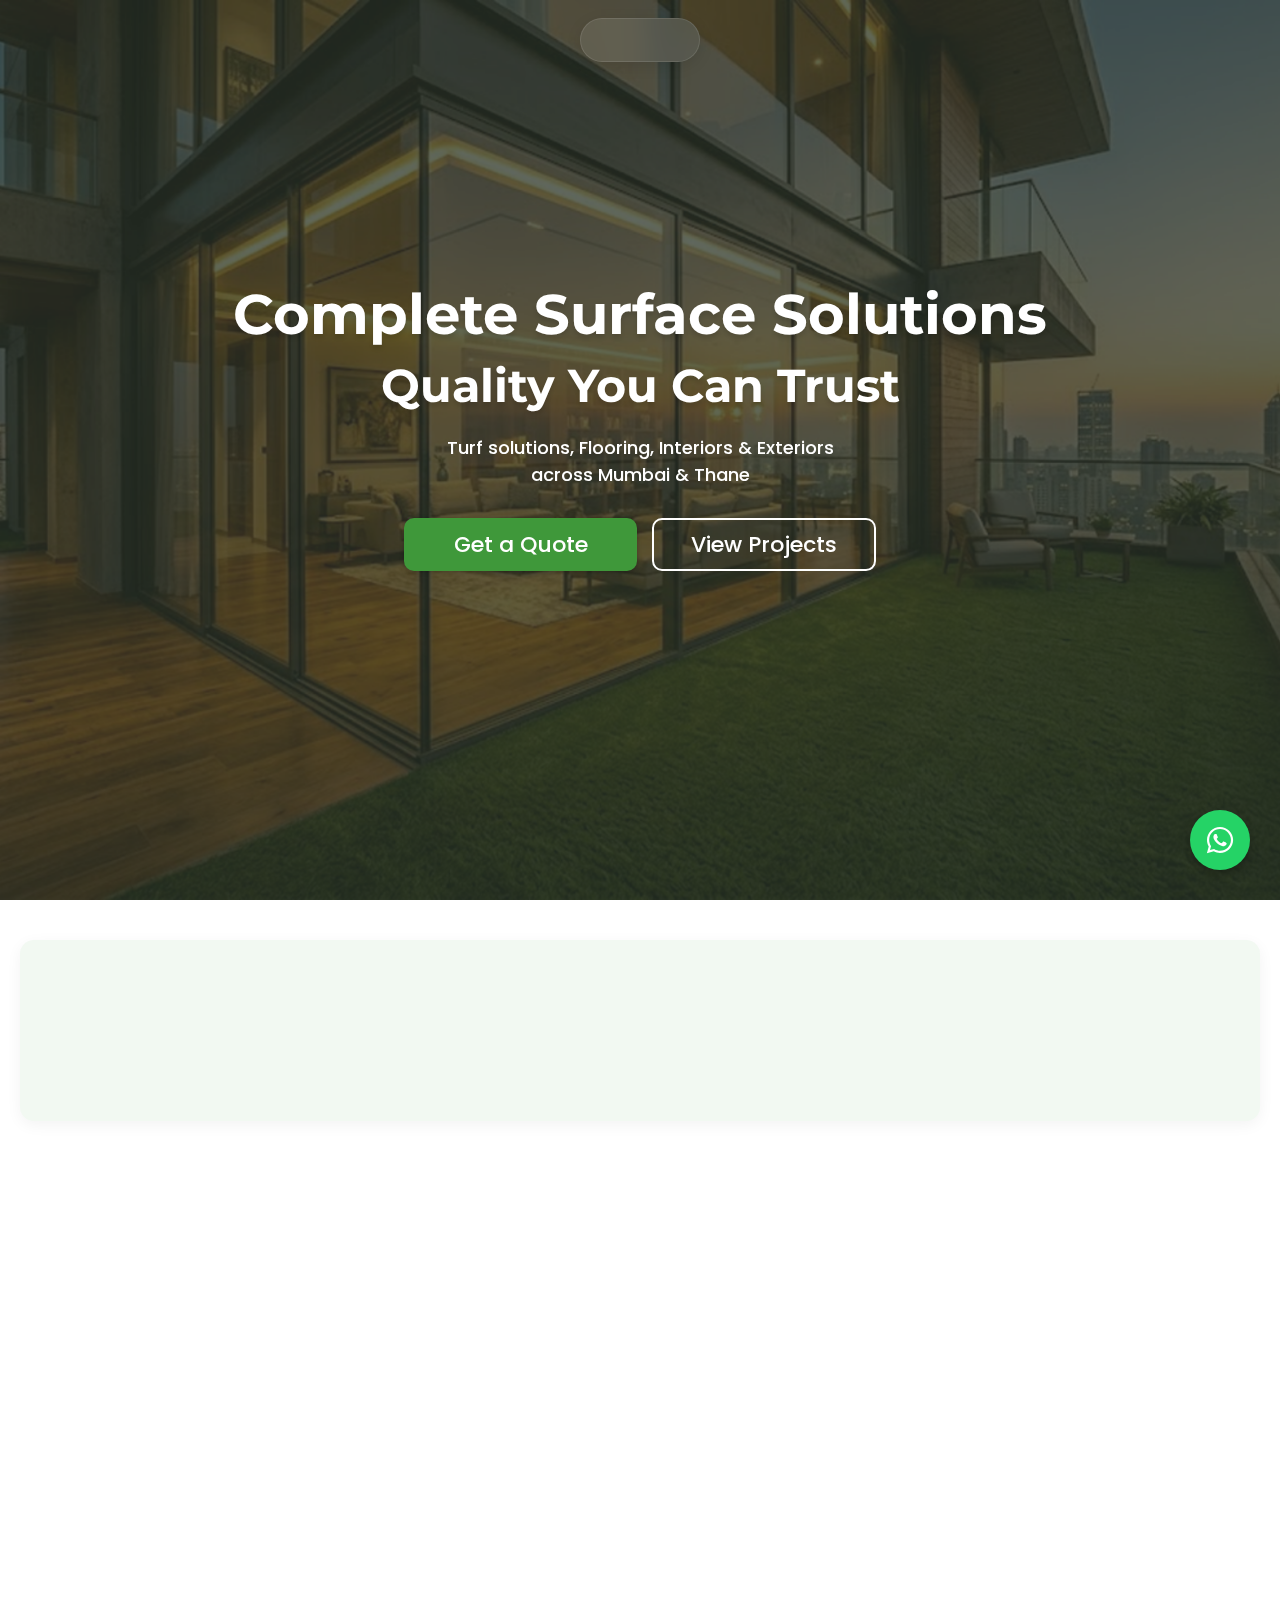
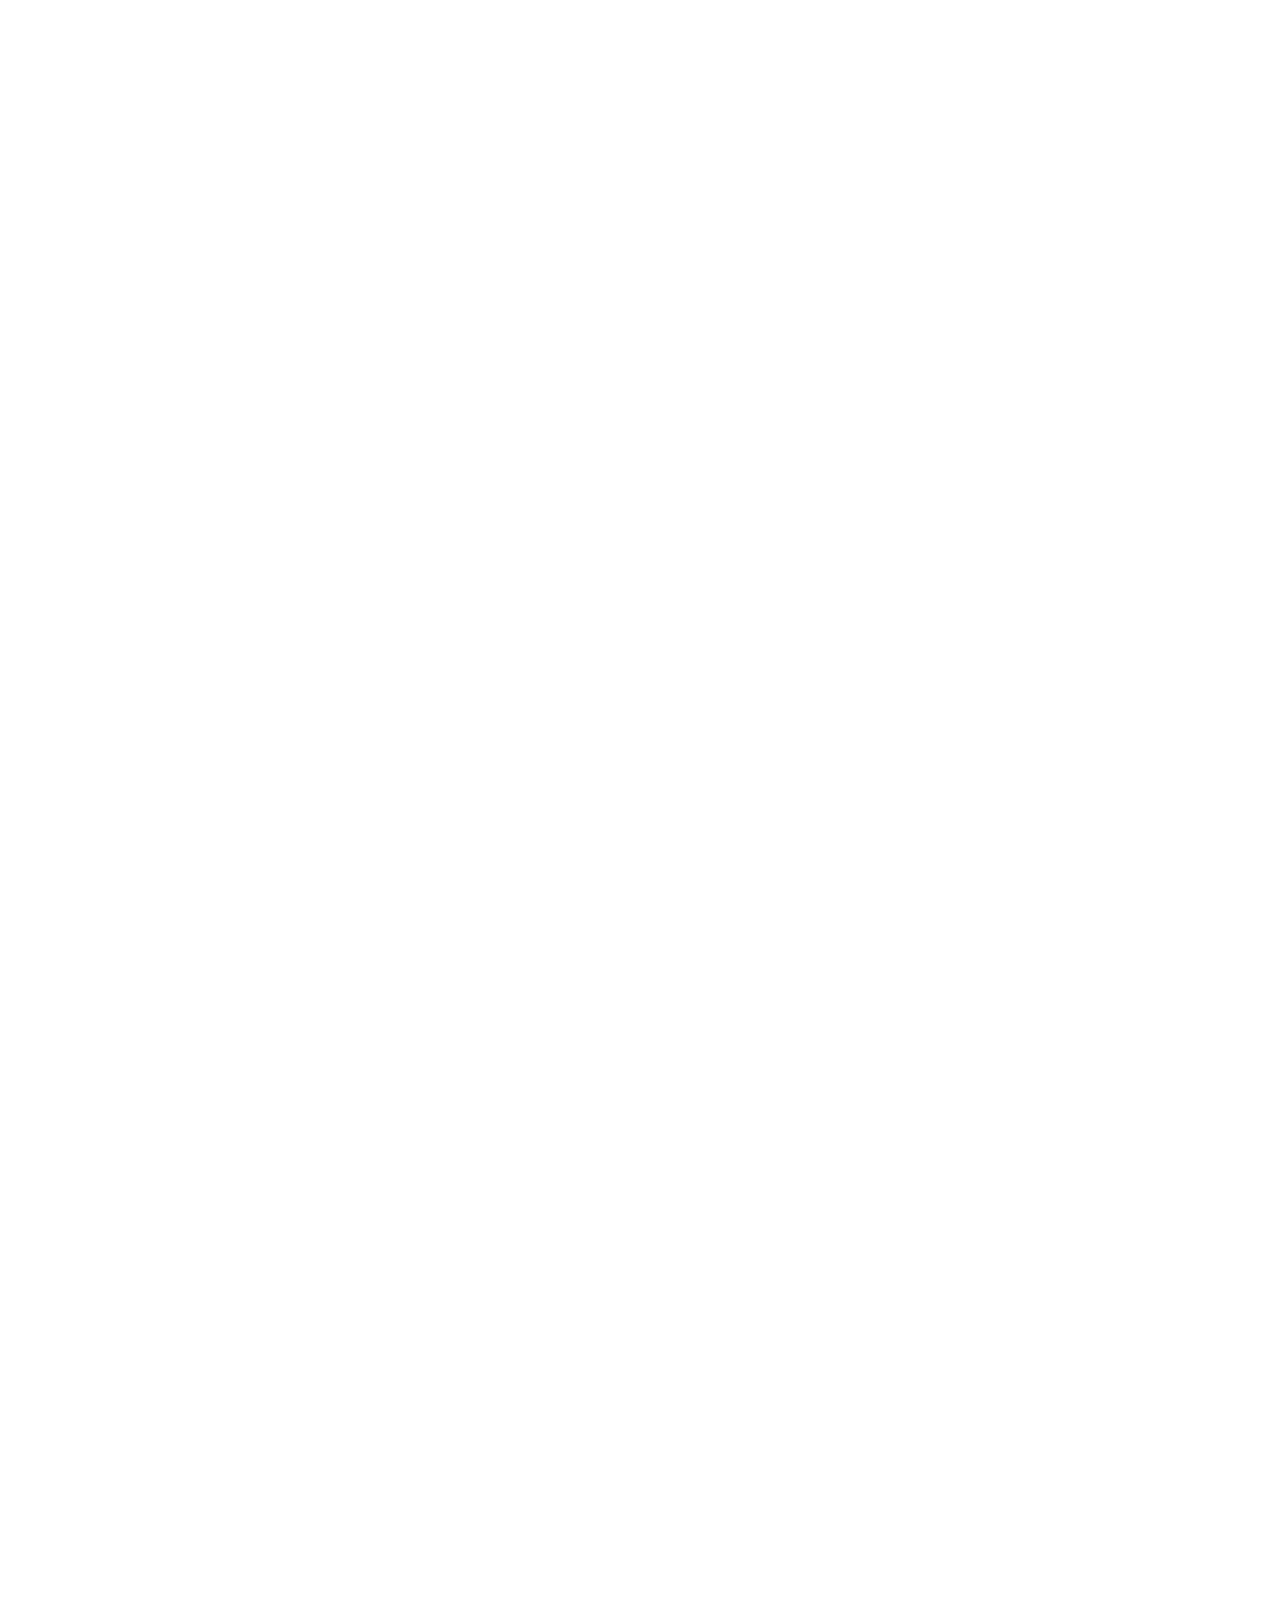
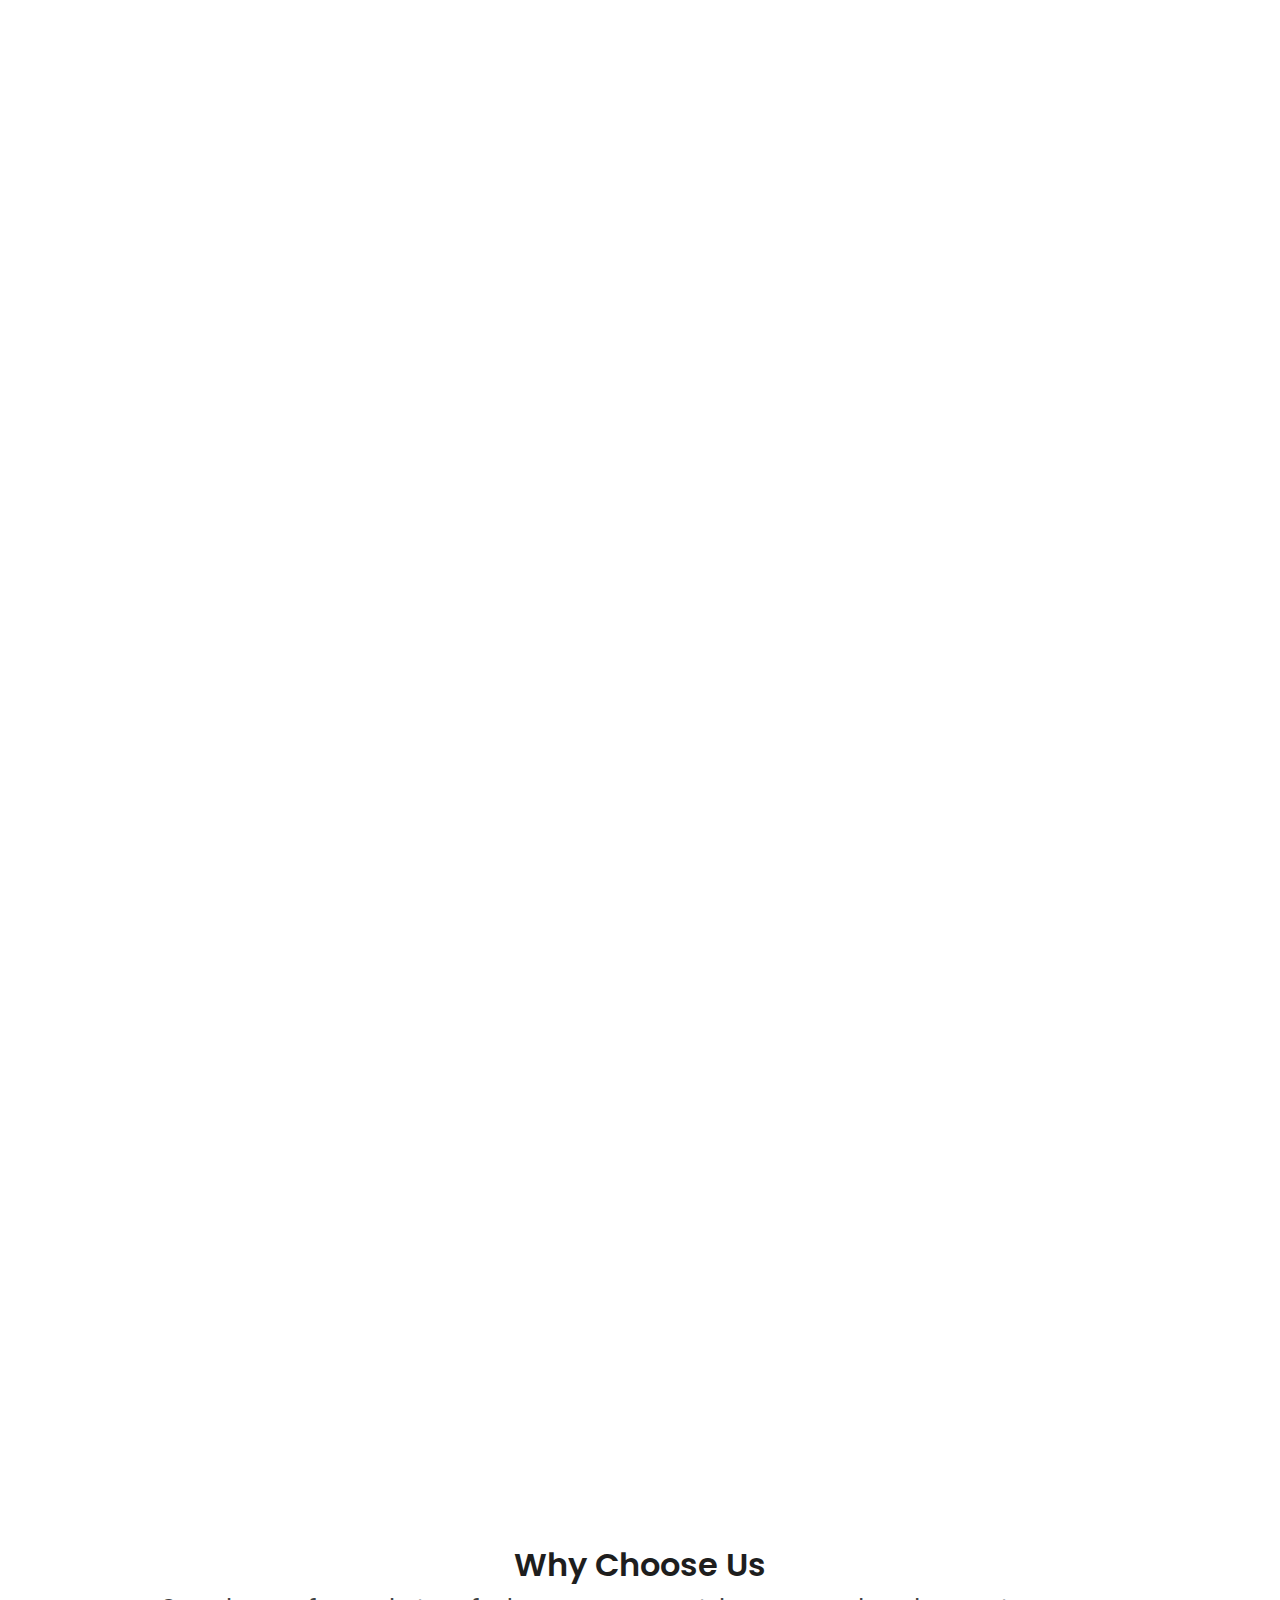
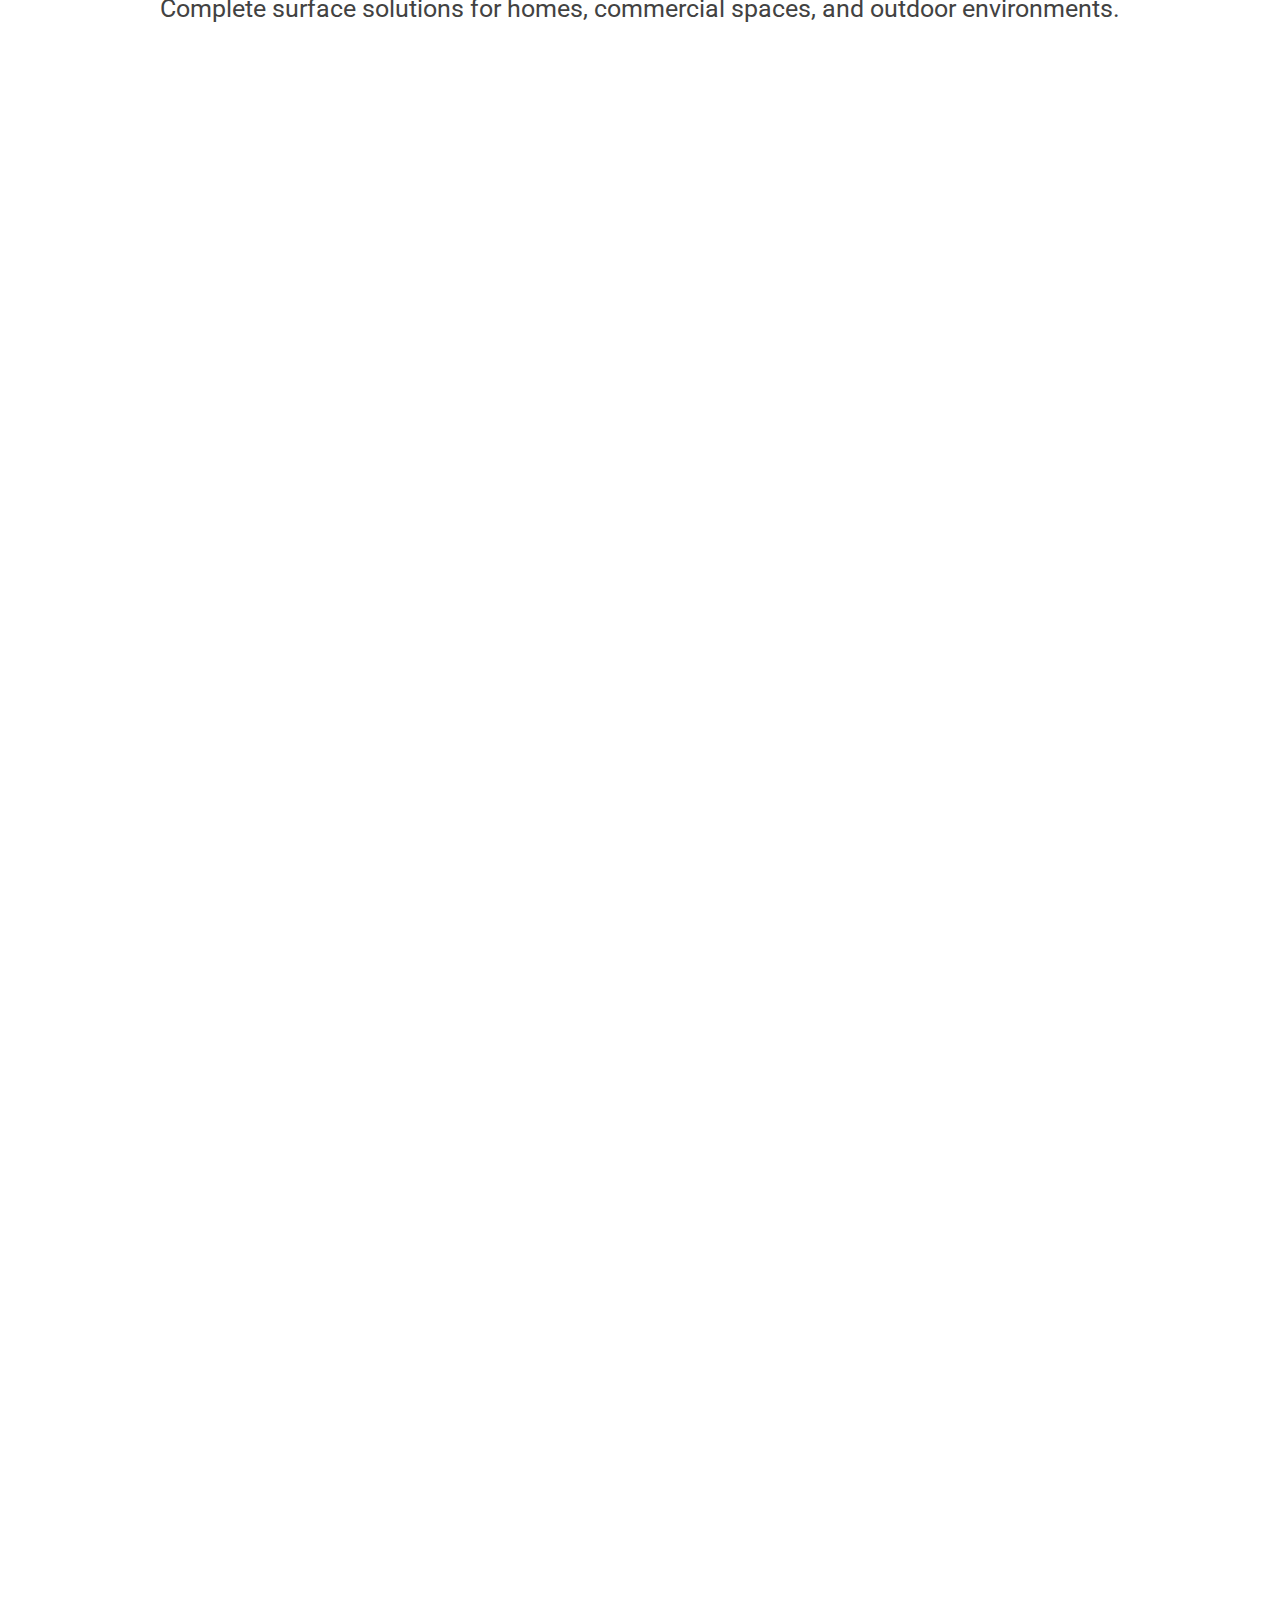
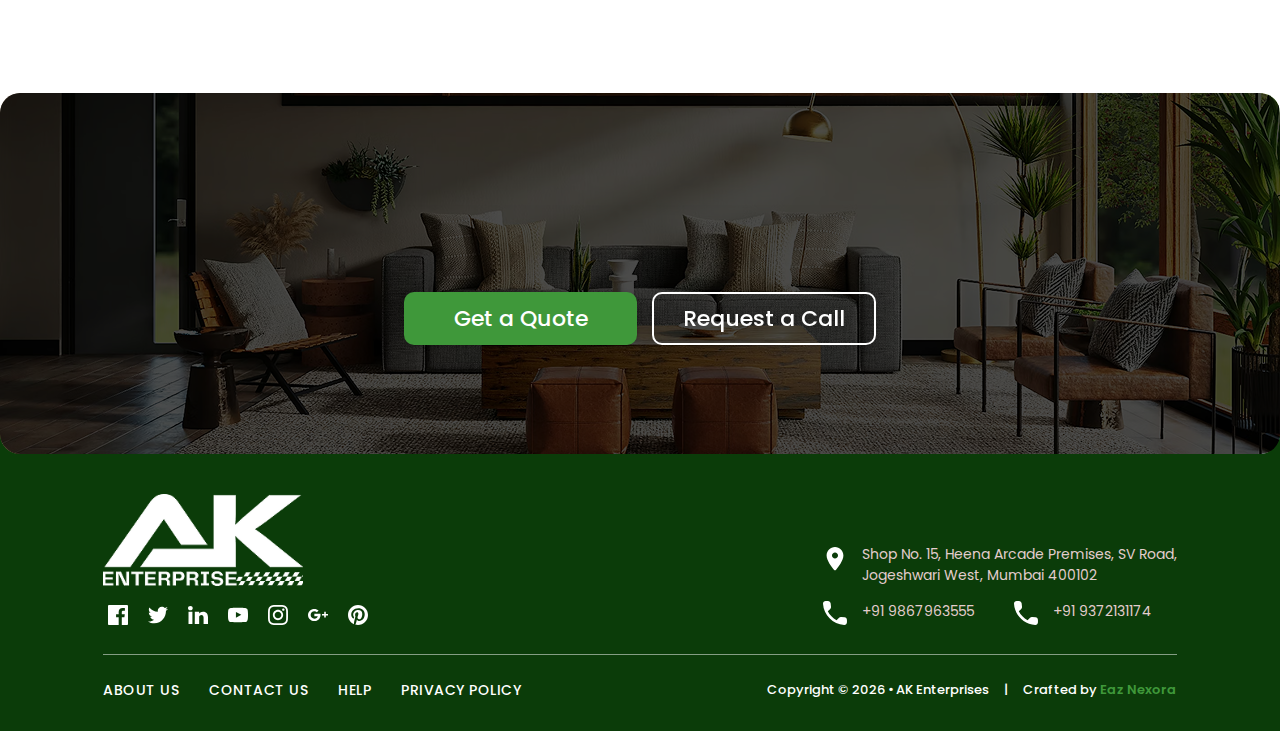
<file: ak-enterprise/index.html>
<!DOCTYPE html>
<html lang="en">

<head>
    <meta charset="UTF-8">
    <meta name="viewport" content="width=device-width, initial-scale=1.0">
    <title>AK Enterprise | Complete Surface Solutions</title>
    <link rel="icon" type="image/png" href="favicon.png">
    <meta name="description"
        content="Complete surface solutions for homes, commercial spaces, and outdoor environments.">


    <!-- Google Fonts -->
    <link rel="preconnect" href="https://fonts.googleapis.com">
    <link rel="preconnect" href="https://fonts.gstatic.com" crossorigin>
    <link
        href="https://fonts.googleapis.com/css2?family=Montserrat:wght@700&family=Poppins:wght@400;500;600&family=Roboto:wght@400&display=swap"
        rel="stylesheet">

    <link rel="stylesheet" href="assets/css/style.css?v=1.1">
    <link rel="stylesheet" href="assets/css/animations.css?v=1.1">
</head>

<body>

    <!-- Mobile Dynamic Island -->
    <div class="dynamic-island header-pill-state" id="dynamicIsland">
        <a href="#home" class="dynamic-island-logo">
            <img src="assets/logo/logo-banner.png" alt="AK Enterprise Logo">
        </a>
        <div class="dynamic-island-info">
            <span id="currentSectionName">Home</span>
        </div>
        <button class="hamburger-menu" id="mobileMenuBtn" aria-label="Menu">
            <span class="hamburger-box">
                <span class="hamburger-inner"></span>
            </span>
        </button>
    </div>

    <!-- Mobile Navigation Overlay -->
    <nav class="mobile-nav-overlay" id="mobileNav">
        <ul class="mobile-nav-links">
            <li><a href="#home" class="nav-link">Home</a></li>
            <li><a href="#services" class="nav-link">Services</a></li>
            <li><a href="#works" class="nav-link">Projects</a></li>
            <li><a href="#about" class="nav-link">About Us</a></li>
            <li><a href="#contact" class="nav-link">Contact Us</a></li>
        </ul>
    </nav>

    <!-- Desktop Header -->
    <header class="floating-header header-pill-state" id="header">
        <div class="header-content">
            <a href="#home" class="logo">
                <img src="assets/logo/logo-banner.png" alt="AK Enterprise">
            </a>

            <nav class="desktop-nav">
                <ul class="nav-links">
                    <li><a href="#home">Home</a></li>
                    <li><a href="#services">Services</a></li>
                    <li><a href="#works">Projects</a></li>
                    <li><a href="#about">About Us</a></li>
                    <li><a href="#contact">Contact Us</a></li>
                </ul>
            </nav>

            <div class="header-actions">
                <a href="#contact" class="btn-quote">Get a Quote</a>
            </div>
        </div>
    </header>

    <main>
        <!-- Hero Section -->
        <section id="home" class="hero section-observer" data-section-name="Home">
            <div class="hero-bg" style="background: #2B352A url('assets/logo/Hero BG 1.png') center/cover no-repeat;">
            </div>
            <div class="hero-overlay"></div>
            <div class="hero-content text-center">
                <h1 class="hero-title reveal-on-scroll">Complete Surface Solutions<br><span>Quality You Can Trust</span></h1>
                <p class="hero-subtitle reveal-on-scroll reveal-delay-2">Turf solutions, Flooring, Interiors & Exteriors<br>across Mumbai & Thane</p>
                <div class="hero-buttons">
                    <a href="#contact" class="btn-primary-large">Get a Quote</a>
                    <a href="#works" class="btn-outline-large">View Projects</a>
                </div>
            </div>
        </section>

        <!-- Floating Stats Bar -->
        <div class="stats-bar-wrapper">
            <div class="stats-bar">
                <div class="stat-item">
                    <img src="assets/icons/10+.svg" alt="10+">
                    <p>Years<br>Experience</p>
                </div>
                <div class="stat-item">
                    <img src="assets/icons/premium.svg" alt="Premium">
                    <p>Premium Quality<br>Materials</p>
                </div>
                <div class="stat-item">
                    <img src="assets/icons/time.svg" alt="Time">
                    <p>On-Time Project<br>Delivery</p>
                </div>
                <div class="stat-item">
                    <img src="assets/icons/world.svg" alt="World">
                    <p>Pan India Service</p>
                </div>
            </div>
        </div>

        <!-- Core Services -->
        <section id="services" class="services-section text-center section-observer reveal-on-scroll"
            data-section-name="Our Core Services">
            <h2 class="section-title">Our Core Services</h2>
            <p class="section-subtitle">Complete surface solutions for homes, commercial spaces, and outdoor
                environments.</p>

            <div class="services-row">
                <div class="service-card" style="background: url('assets/images/turf-surfaces.jpeg') center/cover;">
                </div>
                <div class="service-card" style="background: url('assets/images/paddle-court.jpeg') center/cover;">
                </div>
                <div class="service-card"
                    style="background: url('assets/images/basketball-court-surfaces.jpeg') center/cover;"></div>
                <div class="service-card" style="background: url('assets/images/interior.jpeg') center/cover;"></div>
            </div>

            <a href="#services" class="btn-blue-large">View All Services</a>
        </section>

        <!-- Built on Precision (Experience) -->
        <section id="experience" class="experience-section section-observer reveal-on-scroll" data-section-name="Experience">
            <div class="experience-container">
                <div class="exp-image">
                    <img src="assets/logo/logo-banner.png" alt="Experience" class="rounded-image">
                </div>
                <div class="exp-content">
                    <h3 class="exp-headline">Built on Precision. Backed by Experience.</h3>
                    <p class="exp-text">Delivering reliable flooring, interior, exterior, and turf solutions across
                        Mumbai, Thane, and nearby areas, every project is handled with a strong focus on quality,
                        precision, and clean execution.</p>
                    <p class="exp-text">From compact residential spaces to large-scale outdoor projects, each surface is
                        treated with the same level of attention to detail and professionalism. Every project begins
                        with understanding the space, the requirement, and the expected outcome — followed by careful
                        planning and the right material selection.</p>
                    <p class="exp-text">The execution process is streamlined, ensuring smooth coordination, minimal
                        disruption, and timely delivery without compromising on finishing.</p>
                    <p class="exp-text">With hands-on experience across a wide range of projects, the approach remains
                        consistent — use quality materials, maintain clean workmanship, and deliver results that are not
                        only visually appealing but also durable in the long run.</p>
                </div>
            </div>
        </section>

        <!-- Spaces Transformed -->
        <section id="works" class="works-section text-center section-observer reveal-on-scroll" data-section-name="Our Works">
            <h2 class="section-title">Spaces We’ve Transformed</h2>
            <p class="section-subtitle">Real spaces. Real transformations. Built with precision.</p>

            <!-- Desktop Bento Grid (Images 1-7) -->
            <div class="works-grid desktop-bento">
                <div class="work-box w-1" style="background: url('assets/images/1.png') center/cover;"></div>
                <div class="work-box w-2" style="background: url('assets/images/4.png') center/cover;"></div>
                <div class="work-box w-3" style="background: url('assets/images/2.png') center/cover;"></div>
                <div class="work-box w-4" style="background: url('assets/images/6.png') center/cover;"></div>
                <div class="work-box w-7" style="background: url('assets/images/5.png') center/cover;"></div>
                <div class="work-box w-5" style="background: url('assets/images/3.png') center/cover;"></div>
                <div class="work-box w-6" style="background: url('assets/images/7.png') center/cover;"></div>
            </div>

            <!-- Mobile Bento Grid (Images 8-14) -->
            <div class="works-grid mobile-bento">
                <div class="work-box mw-1" style="background: url('assets/images/1.png') center/cover;"></div>
                <div class="work-box mw-2" style="background: url('assets/images/2.png') center/cover;"></div>
                <div class="work-box mw-3" style="background: url('assets/images/3.png') center/cover;"></div>
                <div class="work-box mw-4" style="background: url('assets/images/4.png') center/cover;"></div>
                <div class="work-box mw-5" style="background: url('assets/images/5.png') center/cover;"></div>
                <div class="work-box mw-6" style="background: url('assets/images/6.png') center/cover;"></div>
                <div class="work-box mw-7" style="background: url('assets/images/7.png') center/cover;"></div>
            </div>

            <a href="#works" class="btn-blue-large mt-4">View All Works</a>
        </section>

        <!-- Why Choose Us -->
        <section id="about" class="precision-section text-center section-observer" data-section-name="Why Choose Us">
            <h2 class="section-title">Why Choose Us</h2>
            <p class="section-subtitle">Complete surface solutions for homes, commercial spaces, and outdoor
                environments.</p>

            <div class="precision-blocks">
                <div class="precision-box">
                    <h3 class="precision-header">Precision in Every Detail</h3>
                    <p>Every project is executed with accuracy and clean finishing, ensuring a polished final result.
                    </p>
                </div>
                <div class="precision-box">
                    <h3 class="precision-header">Precision in Every Detail</h3>
                    <p>Every project is executed with accuracy and clean finishing, ensuring a polished final result.
                    </p>
                </div>
                <div class="precision-box">
                    <h3 class="precision-header">Precision in Every Detail</h3>
                    <p>Every project is executed with accuracy and clean finishing, ensuring a polished final result.
                    </p>
                </div>
                <div class="precision-box">
                    <h3 class="precision-header">Precision in Every Detail</h3>
                    <p>Every project is executed with accuracy and clean finishing, ensuring a polished final result.
                    </p>
                </div>
            </div>
        </section>

        <!-- Testimonials Section -->
        <section class="testimonials-container section-observer reveal-on-scroll" data-section-name="Testimonials">
            <div class="testimonials-inner">
                <div class="testimonials-left">
                    <div class="quote-mark">
                        <img src="assets/icons/“.svg" alt="Quote">
                    </div>
                    <h2 class="test-title">What our<br>customers<br>are saying</h2>
                </div>

                <div class="testimonial-cards">
                    <!-- T1 -->
                    <img src="assets/images/t1.png" alt="Testimonial 1" class="testimonial-img-card">
                    <!-- T2 -->
                    <img src="assets/images/t2.png" alt="Testimonial 2" class="testimonial-img-card">
                    <!-- T3 -->
                    <img src="assets/images/t3.png" alt="Testimonial 3" class="testimonial-img-card">
                </div>
            </div>
        </section>

        <!-- CTA Upgrade Section -->
        <section class="upgrade-section" style="background: url('assets/logo/Rectangle\ 5.png') center/cover;">
            <div class="upgrade-overlay"></div>
            <div class="upgrade-content text-center">
                <h2 class="upgrade-title reveal-on-scroll">Ready to Upgrade Your Space?</h2>
                <div class="cta-buttons">
                    <a href="#contact" class="btn-solid-green">Get a Quote</a>
                    <a href="tel:+919867963555" class="btn-outline-white">Request a Call</a>
                </div>
            </div>
        </section>
    </main>

    <!-- Footer Area -->
    <footer id="contact" class="footer section-observer" data-section-name="Contact">
        <div class="footer-content">
            <div class="footer-main">
                <div class="f-left">
                    <img src="assets/logo/AK logo White 1.png" alt="AK Enterprise" class="footer-logo">
                    <div class="f-social">
                        <a href="#"><img src="assets/icons/Facebook.svg" alt="Facebook"></a>
                        <a href="#"><img src="assets/icons/Twitter.svg" alt="Twitter"></a>
                        <a href="#"><img src="assets/icons/LinkedIn.svg" alt="LinkedIn"></a>
                        <a href="#"><img src="assets/icons/Youtube.svg" alt="Youtube"></a>
                        <a href="#"><img src="assets/icons/Instagram.svg" alt="Instagram"></a>
                        <a href="#"><img src="assets/icons/GooglePlus.svg" alt="GooglePlus"></a>
                        <a href="#"><img src="assets/icons/Pinterest.svg" alt="Pinterest"></a>
                    </div>
                </div>

                <div class="f-right">
                    <div class="address-item">
                        <a href="https://maps.google.com/?q=Heena+Arcade+Premises+Jogeshwari+West+Mumbai+400102"
                            target="_blank" class="f-contact-link">
                            <img src="assets/icons/location.svg" alt="Location" class="footer-icon top-icon">
                        </a>
                        <a href="https://maps.google.com/?q=Heena+Arcade+Premises+Jogeshwari+West+Mumbai+400102"
                            target="_blank" class="f-contact-link">
                            <p class="f-text">Shop No. 15, Heena Arcade Premises, SV Road,<br>Jogeshwari West, Mumbai
                                400102
                            </p>
                        </a>
                    </div>
                    <div class="phones-container">
                        <div class="address-item">
                            <a href="tel:+919867963555">
                                <img src="assets/icons/call.svg" alt="Phone" class="footer-icon">
                            </a>
                            <a href="tel:+919867963555" class="f-contact-link">
                                <p class="f-text">+91 9867963555</p>
                            </a>
                        </div>
                        <div class="address-item">
                            <a href="tel:+919372131174">
                                <img src="assets/icons/call.svg" alt="Phone" class="footer-icon">
                            </a>
                            <a href="tel:+919372131174" class="f-contact-link">
                                <p class="f-text">+91 9372131174</p>
                            </a>
                        </div>
                    </div>
                </div>
            </div>

            <div class="footer-divider"></div>

            <div class="footer-bottom">
                <div class="f-links">
                    <a href="#">ABOUT US</a>
                    <a href="#">CONTACT US</a>
                    <a href="#">HELP</a>
                    <a href="#">PRIVACY POLICY</a>
                </div>

                <div class="f-copy">
                    <span>Copyright © 2026 • AK Enterprises</span>
                    <span class="f-separator">   |   </span>
                    <span class="f-credit">Crafted by <a href="https://www.eaznexora.com/" target="_blank"
                            class="f-credit-link">Eaz Nexora</a></span>
                </div>
            </div>
        </div>
    </footer>

    <!-- WhatsApp Floating Button -->
    <a href="https://wa.me/919867963555?text=Hello%20AK%20Enterprise%2C%20I%20am%20interested%20in%20your%20sports%20surface%20and%20infrastructure%20solutions.%20Please%20share%20more%20details."
        class="whatsapp-float" target="_blank">
        <svg viewBox="0 0 448 512" width="30" height="30" fill="white">
            <path
                d="M380.9 97.1C339 55.1 283.2 32 223.9 32c-122.4 0-222 99.6-222 222 0 39.1 10.2 77.3 29.6 111L0 480l117.7-30.9c32.4 17.7 68.9 27 106.1 27h.1c122.3 0 224.1-99.6 224.1-222 0-59.3-25.2-115-67.1-157zm-157 341.6c-33.2 0-65.7-8.9-94-25.7l-6.7-4-69.8 18.3L72 359.2l-4.4-7c-18.5-29.4-28.2-63.3-28.2-98.2 0-101.7 82.8-184.5 184.6-184.5 49.3 0 95.6 19.2 130.4 54.1 34.8 34.9 56.2 81.2 56.1 130.5 0 101.8-84.9 184.6-186.6 184.6zm101.2-138.2c-5.5-2.8-32.8-16.2-37.9-18-5.1-1.9-8.8-2.8-12.5 2.8-3.7 5.6-14.3 18-17.6 21.8-3.2 3.7-6.5 4.2-12 1.4-5.5-2.8-23.2-8.5-44.2-27.1-16.4-14.6-27.4-32.7-30.6-38.1-3.2-5.5-.3-8.5 2.4-11.2 2.5-2.4 5.5-6.5 8.3-9.7 2.8-3.3 3.7-5.5 5.5-9.3 1.9-3.7.9-6.9-.5-9.7-1.4-2.8-12.5-30.1-17.1-41.2-4.5-10.8-9.1-9.3-12.5-9.5-3.2-.2-6.9-.2-10.6-.2-3.7 0-9.7 1.4-14.8 6.9-5.1 5.6-19.4 19-19.4 46.3 0 27.3 19.9 53.7 22.6 57.4 2.8 3.7 39.1 59.7 94.8 83.8 13.2 5.8 23.5 9.2 31.6 11.8 13.3 4.2 25.4 3.6 35 2.2 10.7-1.6 32.8-13.4 37.4-26.4 4.6-13 4.6-24.1 3.2-26.4-1.3-2.5-5-3.9-10.5-6.6z" />
        </svg>
    </a>

    <!-- Scroll to Top with Progress -->
    <div id="scrollToTop" class="scroll-to-top">
        <svg class="progress-ring" width="50" height="50">
            <circle stroke="#E3CDCD" stroke-width="4" fill="transparent" r="21" cx="25" cy="25" />
            <circle class="progress-ring__circle" stroke-width="4" fill="transparent" r="21" cx="25" cy="25" />
        </svg>
        <svg class="scroll-arrow" viewBox="0 0 24 24" fill="none" xmlns="http://www.w3.org/2000/svg">
            <path d="M12 4L12 20M12 4L6 10M12 4L18 10" stroke="#0B3C09" stroke-width="3" stroke-linecap="round"
                stroke-linejoin="round" />
        </svg>
    </div>

    <script src="assets/js/main.js?v=1.1"></script>
    <script src="assets/js/animations.js?v=1.1"></script>
</body>

</html>
</file>
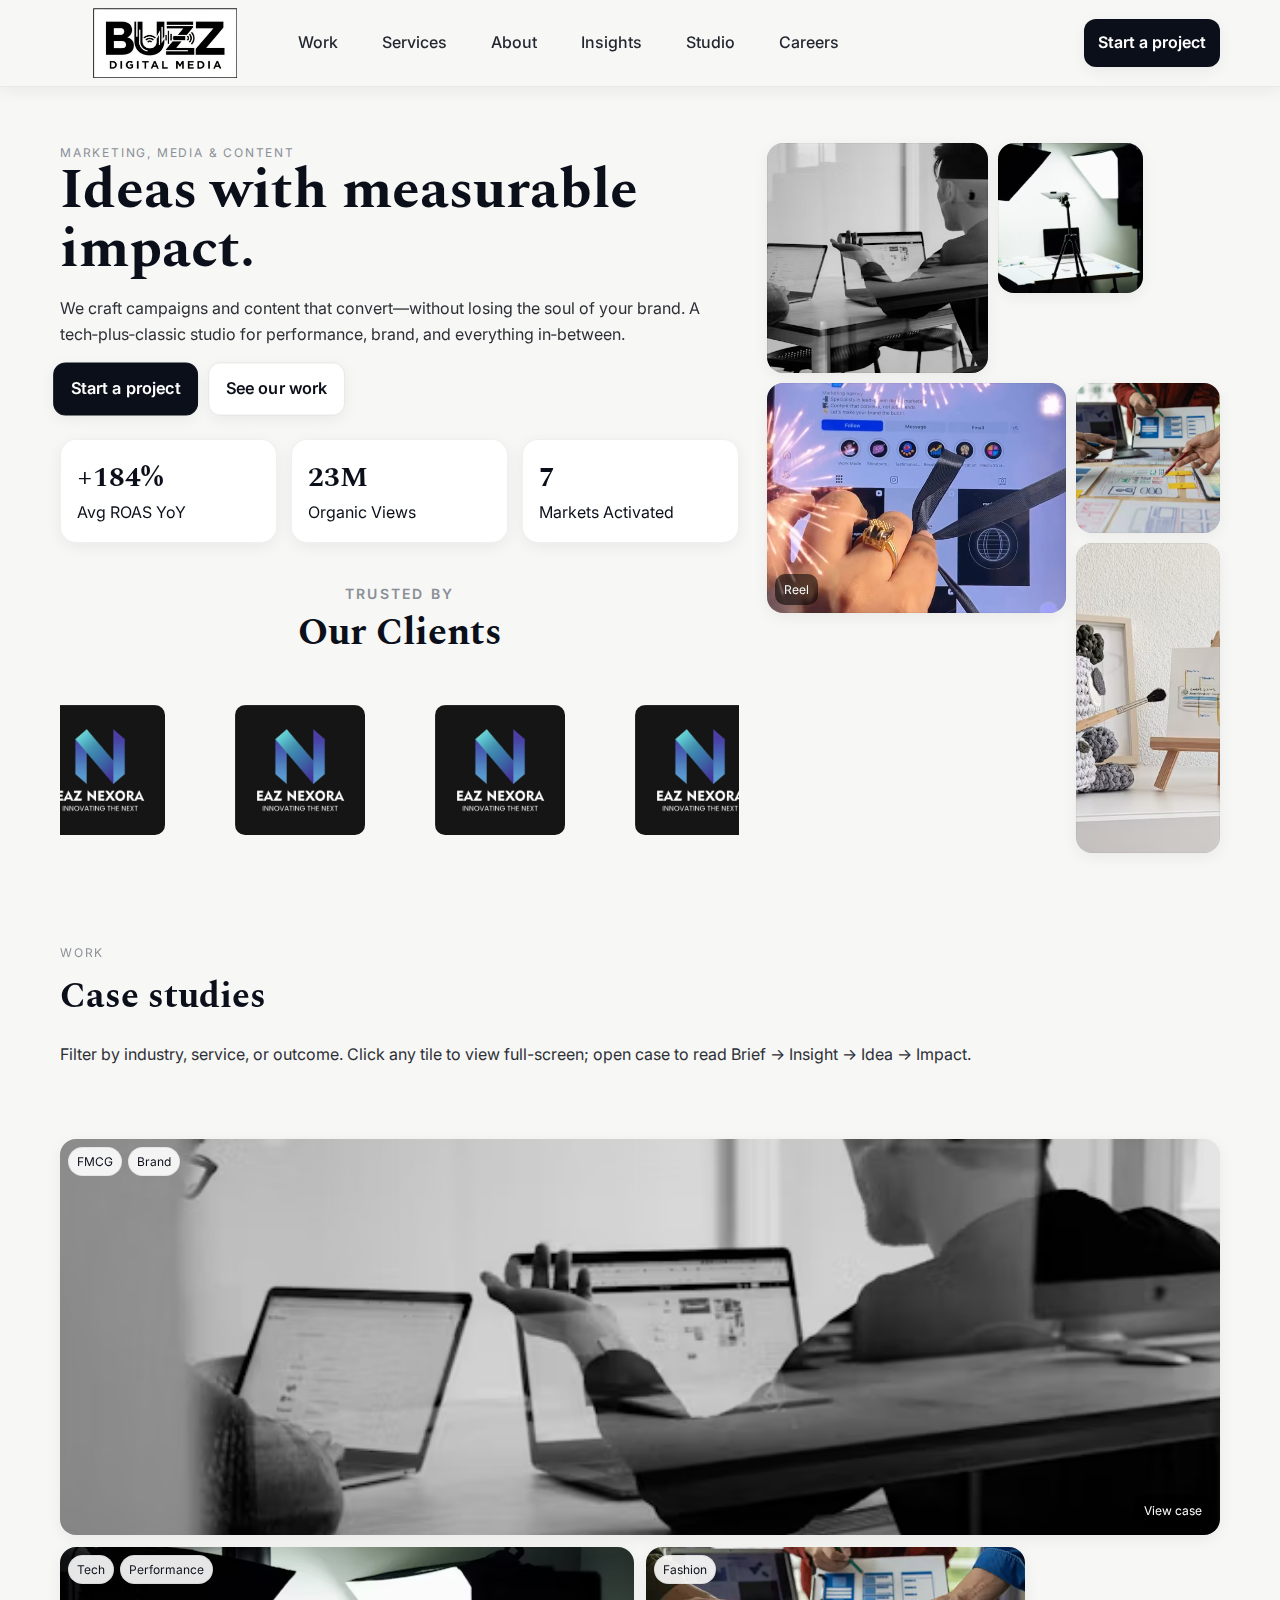
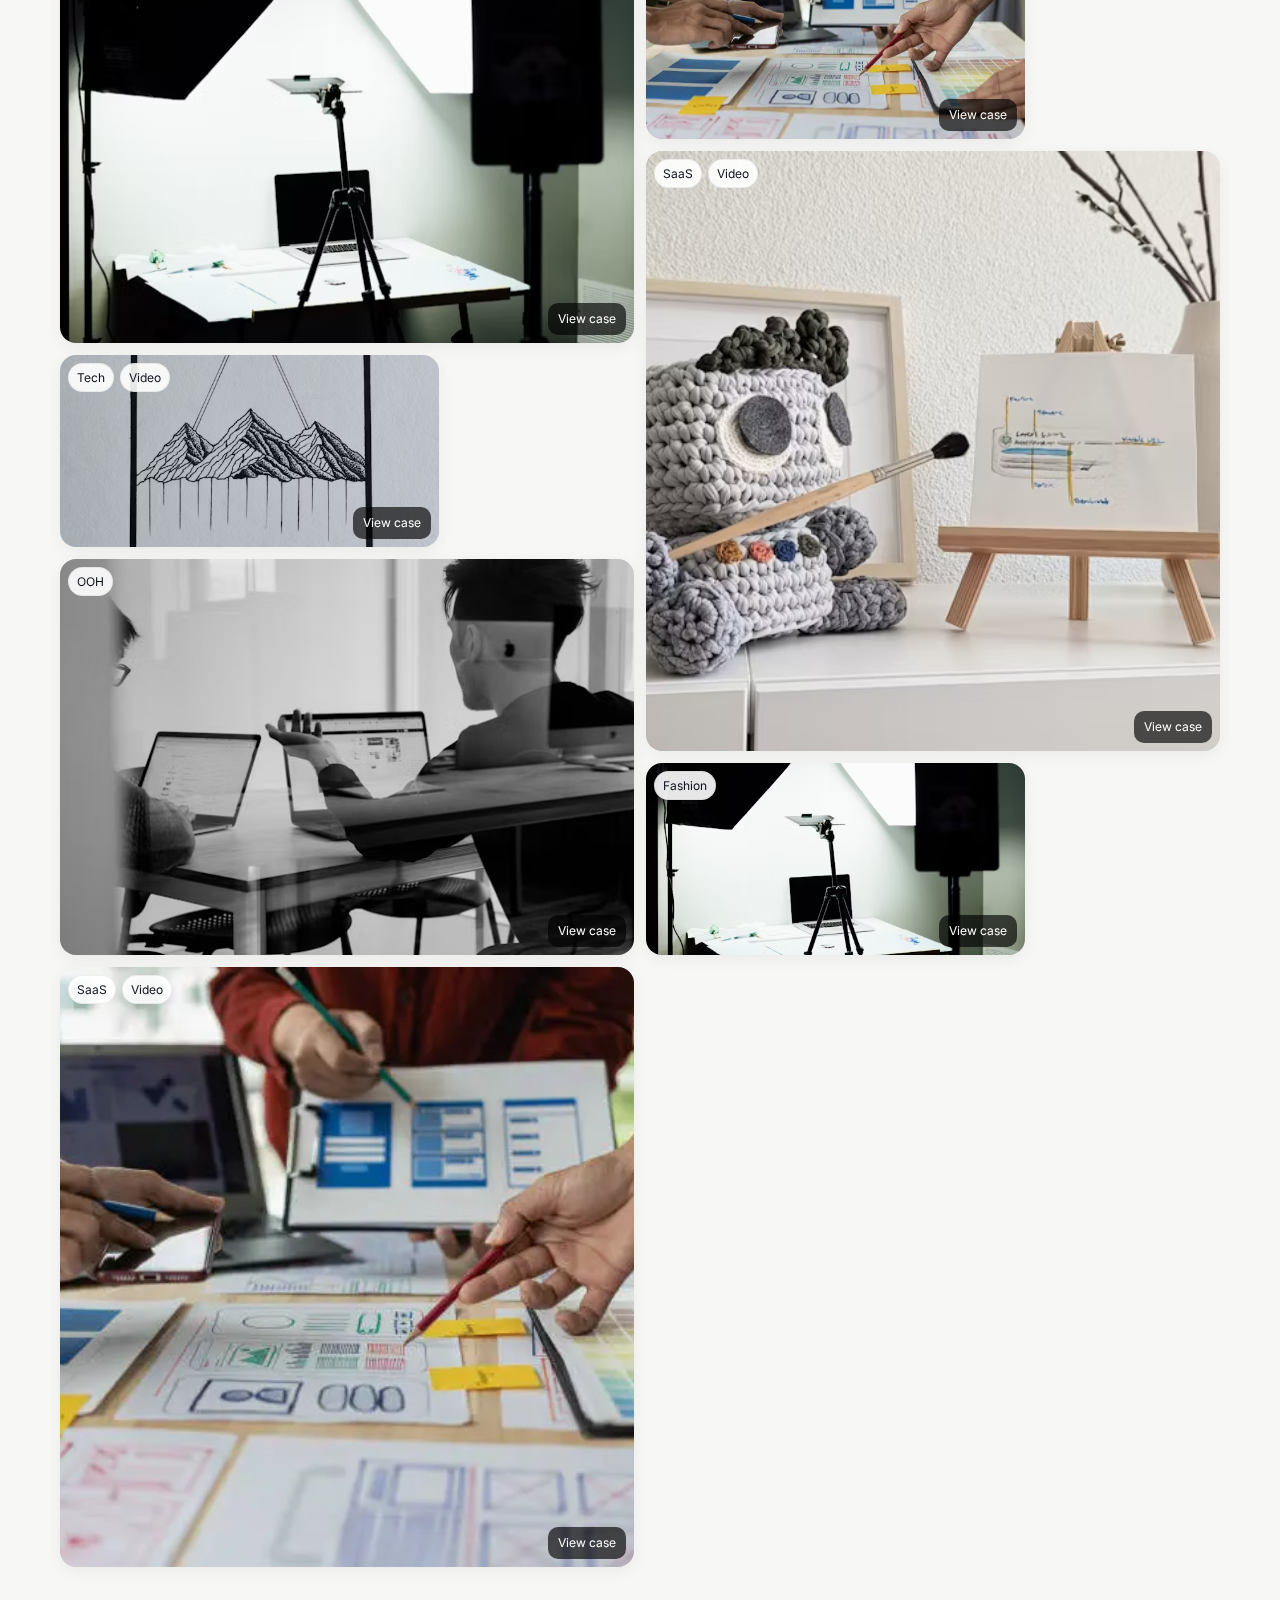
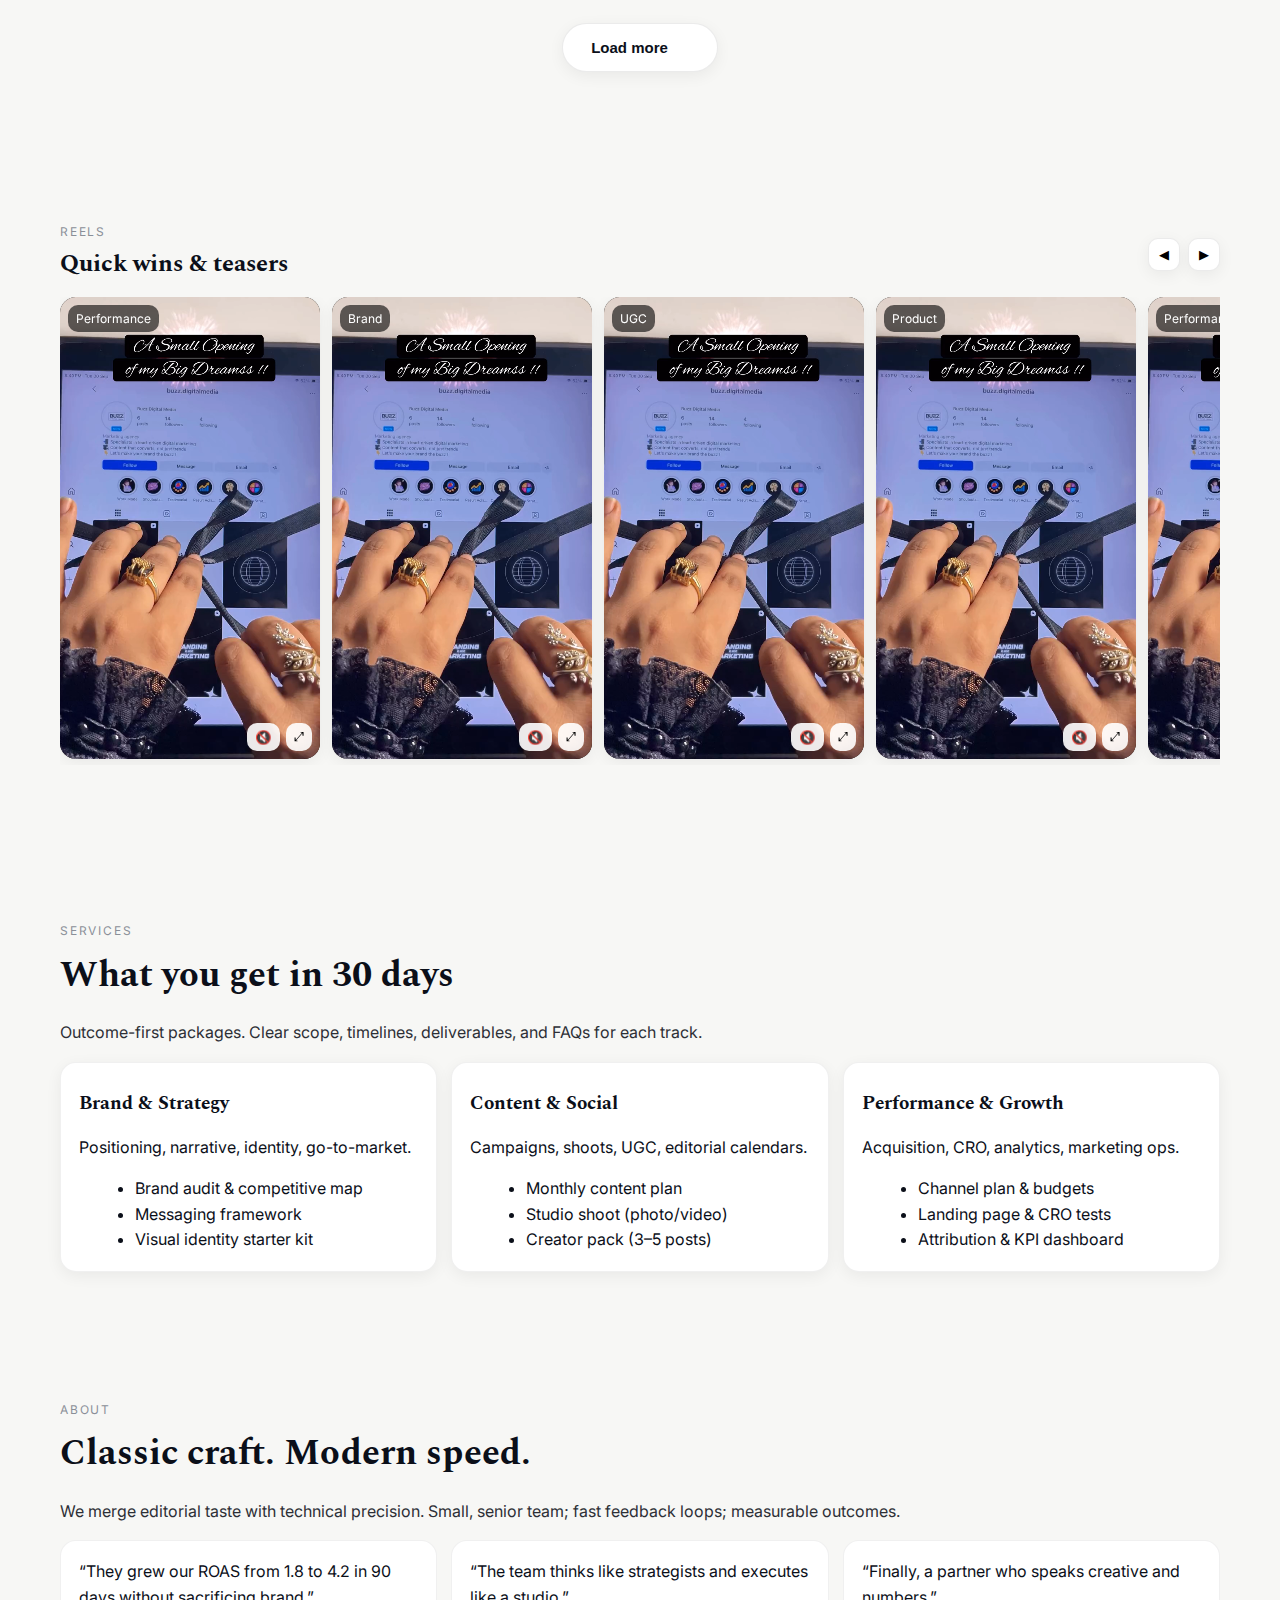
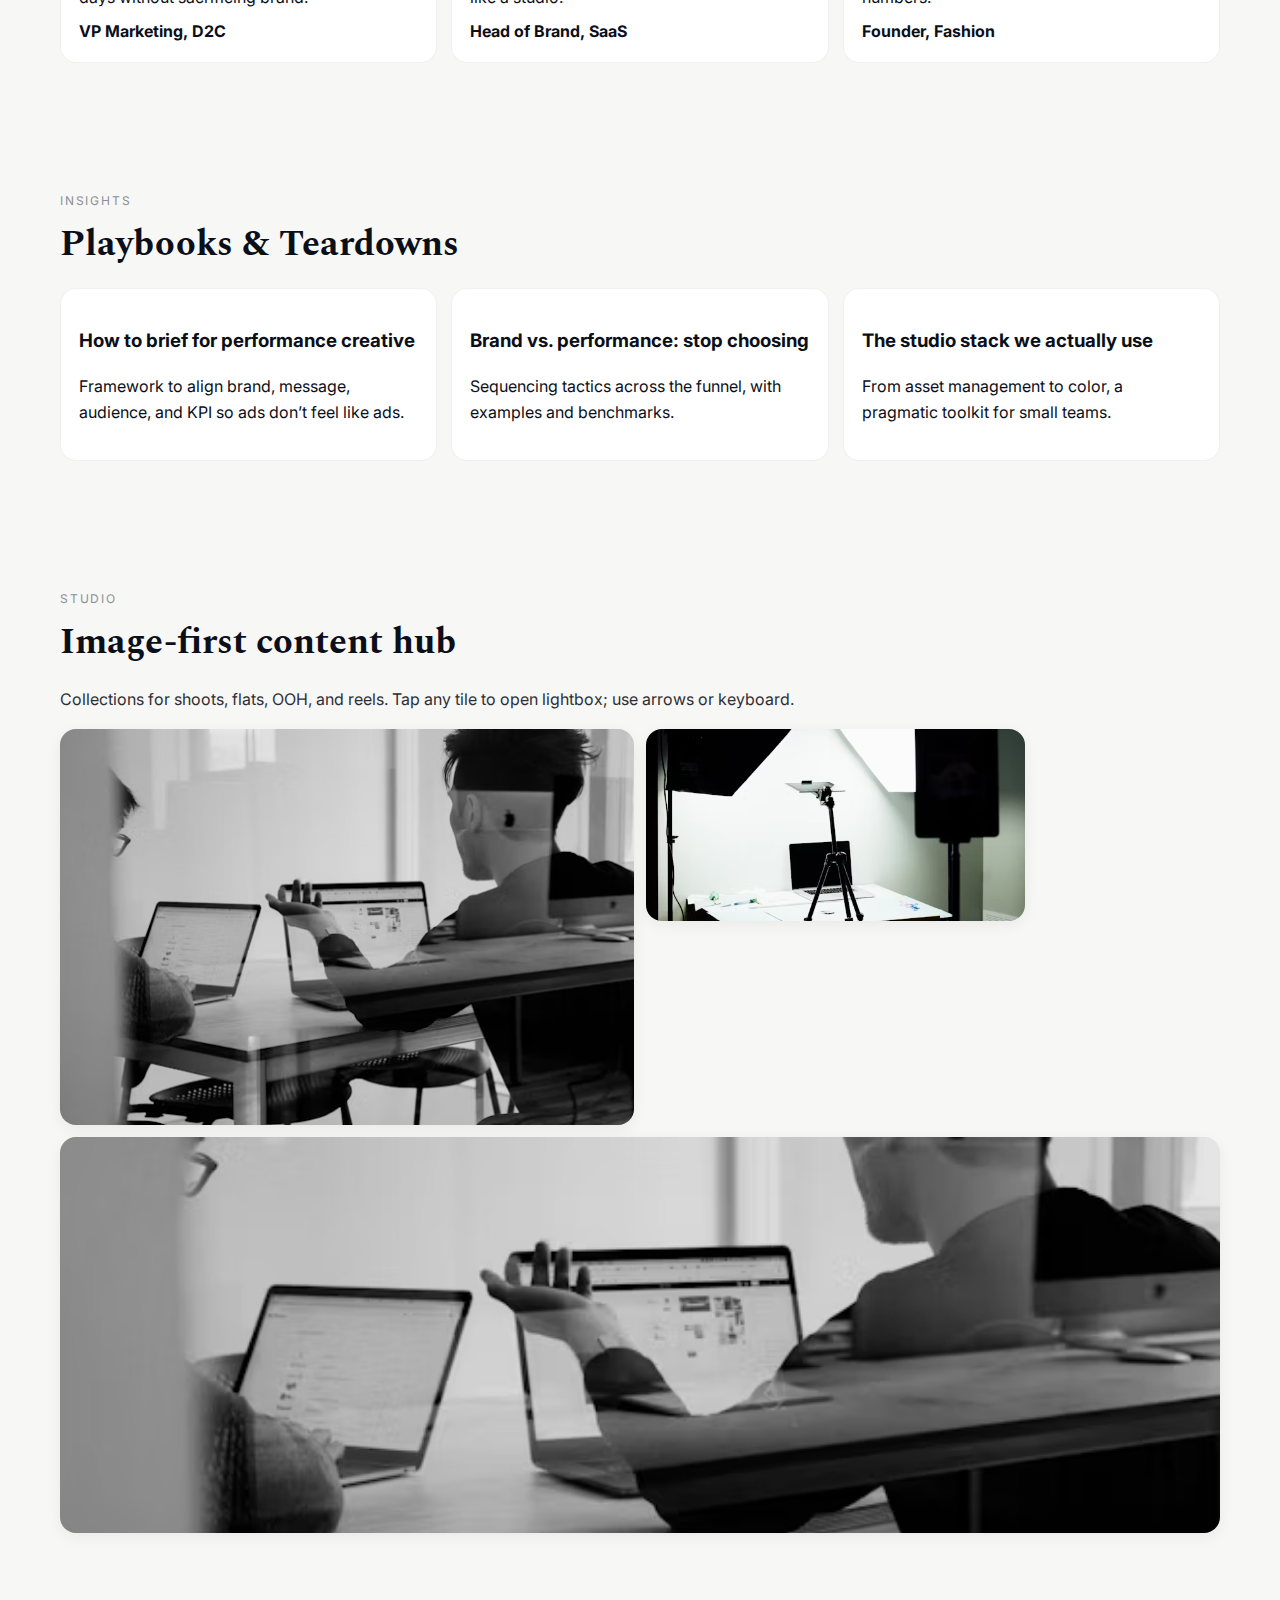
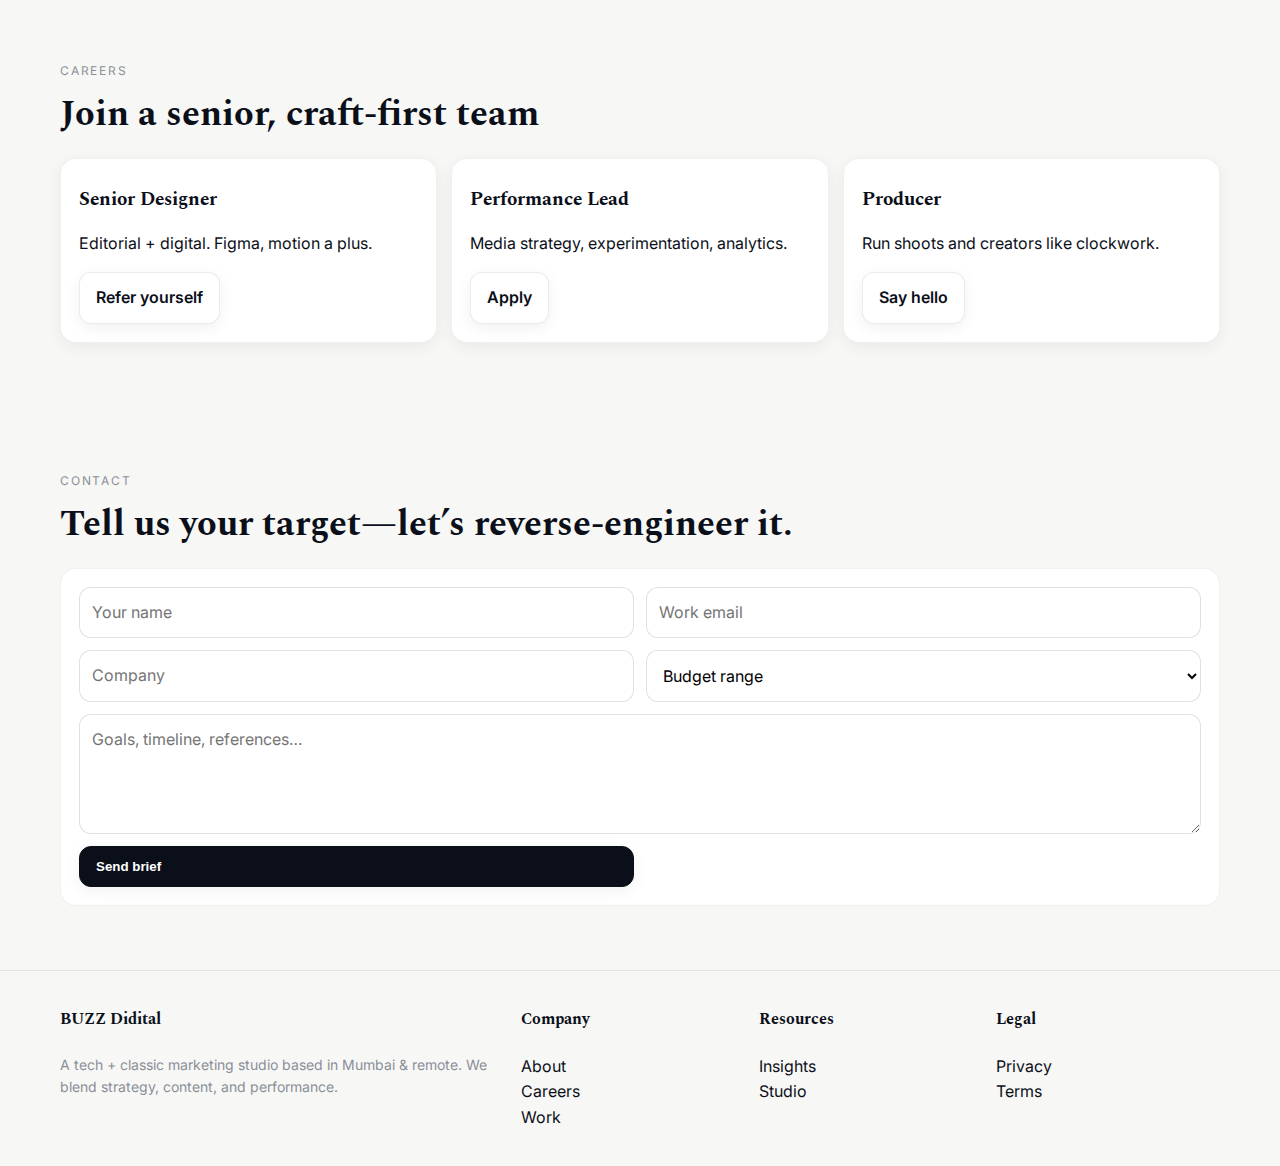
<file: Buzz-Digital-Media/index.html>
<!DOCTYPE html>
<html lang="en">
<head>
  <meta charset="utf-8" />
  <meta name="viewport" content="width=device-width, initial-scale=1" />
  <title>Buzz Digital Media</title>
  <meta name="description" content="Tech+Classic marketing agency: work-led portfolio with bento gallery, case studies, services, insights, and contact." />
  <link rel="preconnect" href="https://fonts.googleapis.com">
  <link rel="preconnect" href="https://fonts.gstatic.com" crossorigin>
  <link href="https://fonts.googleapis.com/css2?family=Inter:wght@300;400;500;600;700&family=Spectral:wght@400;600;700&display=swap" rel="stylesheet">
  <style>
    :root{
      --ink:#0B0F19;          /* near-black */
      --porcelain:#F7F7F5;    /* warm white */
      --graphite:#2D2F36;     /* soft dark */
      --gold:#C9A227;         /* heritage accent */
      --blue:#3563FF;         /* tech accent */
      --muted:#8A8F98;
      --radius:16px;
      --shadow:0 10px 30px rgba(0,0,0,.08);
      --shadow-sm:0 4px 16px rgba(0,0,0,.06);
      --maxw:1200px;
    }
    *{box-sizing:border-box}
    html{scroll-behavior:smooth}
    body{
      margin:0; color:var(--ink); background:var(--porcelain);
      font-family:Inter,system-ui,-apple-system,Segoe UI,Roboto,"Helvetica Neue",Arial,sans-serif;
      line-height:1.6; font-size:16px;
    }

    /* --- Entry intro: overlay + staggered element reveals --- */
:root {
  --intro-ease: cubic-bezier(.2,.9,.25,1);
  --intro-duration: 640ms;
  --intro-stagger: 90ms;
}




/* Elements initial state for the intro */
[data-anim] {
  opacity: 0;
  transform: translateY(10px) scale(0.995);
  will-change: transform, opacity;
}

/* When the intro plays, add .in to each element to animate them in */
[data-anim].in {
  opacity: 1;
  transform: translateY(0) scale(1);
  transition:
    opacity var(--intro-duration) var(--intro-ease),
    transform var(--intro-duration) var(--intro-ease);
}

/* Optional micro interactions for logo & CTA */
[data-anim="logo"].in { transform-origin: left center; transform: translateY(0) scale(1); }
[data-anim="cta"].in { transform-origin: center; transform: translateY(0) scale(1.02); transition-duration: calc(var(--intro-duration) * 1.05); }

/* Small shimmer on headline after entrance (subtle) */
.headline .headline-shimmer {
  display:inline-block; position:relative; overflow:hidden;
}
.headline .headline-shimmer::after {
  content: '';
  position:absolute; inset:0; left:-40%;
  background: linear-gradient(90deg, rgba(255,255,255,0) 0%, rgba(255,255,255,0.08) 50%, rgba(255,255,255,0) 100%);
  transform: skewX(-18deg);
  transition: transform 900ms cubic-bezier(.2,.9,.25,1) 600ms;
  opacity: 0;
}
.body-intro.intro-done .headline .headline-shimmer::after {
  transform: translateX(180%);
  opacity: 1;
}

/* Respect reduced motion */
@media (prefers-reduced-motion: reduce) {
  .intro-overlay,
  [data-anim],
  [data-anim].in,
  .headline .headline-shimmer::after {
    transition: none !important;
    transform: none !important;
    opacity: 1 !important;
  }
  .body-intro .intro-overlay { display:none; }
}


    /* ===== NAVBAR BASE ===== */
header {
  position: sticky;
  top: 0;
  z-index: 1000;
  background: #fff;
  border-bottom: 1px solid rgba(0,0,0,0.06);
  transition: all 0.3s ease;
  box-shadow: var(--shadow-sm);
}

.container.header-row {
  max-width: 1280px;
  margin: 0 auto;
  padding: 0 40px;
  display: flex;
  align-items: center;
  justify-content: space-between;
  height: 86px; /* Default navbar height */
  transition: height 0.3s ease;
}

/* ===== LOGO ===== */
.brand-logo {
  width: 210px;
  height: 70px;
  display: flex;
  align-items: center;
  justify-content: center;
  overflow: hidden;
  background: transparent;
  transition: all 0.3s ease;
}

.brand-logo img {
  height: 100%;
  width: auto;
  display: block;
  object-fit: contain;
}

/* ===== NAVIGATION ===== */
.nav-list {
  display: flex;
  gap: 24px;
  list-style: none;
  margin: 0;
  padding: 0;
}

.nav-list a {
  text-decoration: none;
  color: var(--ink);
  font-weight: 500;
  transition: color 0.2s ease;
}

.nav-list a:hover {
  color: var(--blue);
}

/* ===== CTA ===== */
.nav-cta .cta {
  background: var(--ink);
  color: #fff;
  text-decoration: none;
  padding: 10px 18px;
  border-radius: 12px;
  font-weight: 600;
  transition: all 0.3s ease;
}

.nav-cta .cta:hover {
  background: var(--blue);
  transform: translateY(-1px);
}

/* ===== SHRINK EFFECT ===== */
header.shrink .container.header-row {
  height: 64px;
}

header.shrink .brand-logo {
  width: 170px;
  height: 52px;
  transform: translateY(0);
}

header.shrink {
  box-shadow: var(--shadow);
  background: rgba(255,255,255,0.98);
  backdrop-filter: blur(8px);
}

/* ---------- header base ---------- */
#siteHeader { position: sticky; top: 0; z-index: 1100; background: rgba(247,247,245,0.95); border-bottom:1px solid rgba(0,0,0,.06); backdrop-filter: blur(6px); }
.container.header-row { max-width: var(--maxw,1200px); margin-inline:auto; padding:0 20px; display:flex; align-items:center; gap:16px; height:86px; transition:height .28s ease; }

/* logo */
.brand-logo { width:210px; height:70px; display:flex; align-items:center; justify-content:center; transition:all .28s ease; }
.brand-logo img{ height:100%; width:auto; display:block; object-fit:contain; }

/* desktop nav */
.nav-desktop { flex:1 1 auto; }
.nav-list { display:flex; gap:20px; list-style:none; margin:0; padding:0; align-items:center; }
.nav-list a{ text-decoration:none; color:var(--ink); font-weight:500; padding:8px 10px; display:inline-block; }

/* right area */
.nav-right { display:flex; align-items:center; gap:12px; flex:0 0 auto; }
.cta { padding:10px 14px; border-radius:12px; background:var(--ink); color:#fff; text-decoration:none; font-weight:600; box-shadow:var(--shadow-sm); }

/* hamburger (hidden desktop) */
.hamburger { display:none; background:transparent; border:0; padding:10px; margin:0; cursor:pointer; border-radius:10px; }
.hamburger:focus{ outline:2px solid rgba(53,99,255,.12); outline-offset:3px; }
.hamburger-bar{ display:block; width:22px; height:2px; background:var(--ink); margin:4px 0; border-radius:2px; transition:all .18s ease; }

/* mobile menu (hidden by default) */
.mobile-menu{ position:fixed; inset:0; display:none; z-index:1200; }
.mobile-menu[aria-hidden="false"]{ display:block; }
.mobile-inner{ position: absolute; top:0; left:0; right:0; background:#fff; padding:18px 20px 32px; box-shadow:0 20px 40px rgba(10,10,10,.12); transform:translateY(-8px); animation:slideDown .28s ease forwards; }
@keyframes slideDown { from { transform: translateY(-8px); opacity:0 } to { transform:translateY(0); opacity:1 } }
.mobile-close{ position:absolute; right:14px; top:12px; border:0; background:transparent; font-size:20px; padding:8px; cursor:pointer; }

/* mobile list */
.mobile-list{ list-style:none; padding:56px 0 12px; margin:0; display:flex; flex-direction:column; gap:12px; }
.mobile-list a{ display:block; padding:14px 12px; border-radius:10px; text-decoration:none; color:var(--ink); font-weight:600; font-size:17px; background:transparent; }
.mobile-list a:active, .mobile-list a:focus { background:rgba(0,0,0,.03); outline:none; }

/* mobile CTA style */
.mobile-cta{ background:var(--ink); color:#fff; text-align:center; }

/* shrink effect */
#siteHeader.shrink .container.header-row { height:64px; }
#siteHeader.shrink .brand-logo { width:170px; height:52px; }

/* ---------- Responsive breakpoints ---------- */
/* Mobile first: show hamburger, hide desktop nav; ensure large touch targets */
@media (max-width: 880px) {
  .nav-desktop { display: none; }
  .hamburger { display: inline-flex; }
  .nav-right .cta { display: none; } /* CTA moved into mobile menu */
  .brand-logo { width:160px; height:56px; }
  .container.header-row { padding:0 16px; height:72px; }
}

/* Small tablets / landscape phones — show nav if wide enough */
@media (min-width: 881px) and (max-width: 1024px) {
  .nav-desktop { display:flex; }
  .hamburger { display:none; }
  .nav-right .cta { display:inline-flex; }
  .brand-logo { width:180px; height:60px; }
}

/* ensure focus visibility for keyboard users */
.nav-list a:focus, .mobile-list a:focus, .cta:focus { outline:3px solid rgba(53,99,255,0.12); outline-offset:3px; }

/* ensure large hit-area for touch */
.nav-list a, .mobile-list a, .cta { min-height:48px; display:flex; align-items:center; padding-left:12px; padding-right:12px; }


    .container{max-width:var(--maxw); margin-inline:auto; padding:0 20px}
    a{color:inherit; text-decoration:none}
    img{max-width:100%; display:block}

    /* Skip link */
    .skip{position:absolute; left:-9999px; top:auto; width:1px; height:1px; overflow:hidden}
    .skip:focus{left:16px; top:16px; width:auto; height:auto; background:#fff; padding:8px 12px; border-radius:8px; box-shadow:var(--shadow)}

    /* Navbar */
    header{position:sticky; top:0; z-index:50; backdrop-filter:saturate(180%) blur(10px); background:rgba(247,247,245,.75); border-bottom:1px solid rgba(0,0,0,.06);}
    .nav{display:flex; align-items:center; justify-content:space-between; gap:16px; height:72px; transition:height .3s ease}
    header.shrink .nav{height:56px}
    .brand{display:flex; align-items:center; gap:10px; font-weight:700}
    .brand-mark{width:28px; height:28px; border-radius:8px; background:linear-gradient(135deg,var(--blue),#7aa0ff)}
    nav ul{display:flex; gap:18px; list-style:none; margin:0; padding:0}
    nav a{opacity:.9}
    nav a:hover, nav a:focus{opacity:1}
    .cta{padding:10px 14px; border-radius:12px; background:var(--ink); color:#fff; box-shadow:var(--shadow-sm); font-weight:600}
    .cta:hover{transform:translateY(-1px)}

    /* Hero */
    .hero{padding:56px 0 24px}
    .hero-grid{display:grid; grid-template-columns:1.2fr .8fr; gap:28px}
    .headline h1{font-family:Spectral,serif; font-size:56px; line-height:1.05; margin:0 0 12px}
    .headline p{color:var(--graphite); max-width:64ch}
    .actions{display:flex; gap:10px; margin-top:16px}
    .btn{display:inline-flex; align-items:center; gap:8px; padding:12px 16px; border-radius:12px; border:1px solid rgba(0,0,0,.08); background:#fff; box-shadow:var(--shadow-sm); font-weight:600}
    .btn.primary{background:var(--ink); color:#fff; border-color:var(--ink)}

    /* ===== Our Clients section — oversized logo edition ===== */
.clients-block {
  margin-top: 40px;
  text-align: left;
}

.clients-block .eyebrow {
  color: var(--muted);
  font-size: 14px;
  letter-spacing: 0.14em;
  text-transform: uppercase;
  font-weight: 600;
  margin-bottom: 6px;
}

.clients-title {
  font-family: Spectral, serif;
  font-size: 32px;
  line-height: 1.15;
  color: var(--ink);
  margin: 0 0 24px;
  font-weight: 600;
}

.clients {
  display: flex;
  gap: 60px; /* more breathing room between big logos */
  align-items: center;
  overflow-x: auto;
  padding: 12px 0;
  scroll-behavior: smooth;
}

/* >>> BIG LOGOS <<< */
.clients img {
  height: 140px;          /* was 90px */
  width: auto;
  opacity: 0.9;
  filter: grayscale(1) brightness(0.92);
  transition: all 0.3s ease;
  border-radius: 10px;
}

.clients img:hover {
  filter: none;
  opacity: 1;
  transform: translateY(-6px) scale(1.05);
}

/* Tablet scale */
@media (max-width: 1024px) {
  .clients img { height: 110px; }
  .clients { gap: 40px; }
}

/* Phone scale */
@media (max-width: 720px) {
  .clients-title { font-size: 24px; margin-bottom: 16px; }
  .clients img { height: 90px; }
  .clients { gap: 28px; }
}


    /* Bento collage (hero right) */
    .bento-hero{display:grid; grid-template-columns:repeat(6,1fr); grid-auto-rows:70px; gap:10px}
    .tile{position:relative; border-radius:16px; overflow:hidden; box-shadow:var(--shadow-sm); background:#ddd}
    .tile::after{content:""; position:absolute; inset:0; box-shadow:inset 0 0 0 1px rgba(0,0,0,.04)}
    .tile.small{grid-column:span 2; grid-row:span 2}
    .tile.med{grid-column:span 3; grid-row:span 3}
    .tile.wide{grid-column:span 4; grid-row:span 3}
    .tile.tall{grid-column:span 2; grid-row:span 4}
    .tile img, .tile video{width:100%; height:100%; object-fit:cover; filter:saturate(1.05)}
    .caption{position:absolute; left:8px; bottom:8px; background:rgba(0,0,0,.55); color:#fff; padding:6px 9px; border-radius:10px; font-size:12px}

    /* Proof metrics */
    .proof{display:grid; grid-template-columns:repeat(3,1fr); gap:14px; margin:24px 0}
    .metric{background:#fff; border:1px solid rgba(0,0,0,.06); border-radius:16px; padding:16px; box-shadow:var(--shadow-sm)}
    .metric b{font-size:28px; font-family:Spectral,serif}

    /* Client row */
    .clients{display:flex; gap:36px; align-items:center; overflow:auto; padding:14px 0}
    .clients img{height:28px; opacity:.7; filter:grayscale(1)}

    /* Section titles */
    section{padding:64px 0}
    .eyebrow{letter-spacing:.15em; font-size:12px; text-transform:uppercase; color:var(--muted)}
    .title{font-family:Spectral,serif; font-size:36px; margin:6px 0 14px}
    .sub{color:var(--graphite)}

    /* Work grid + filters */
    .filters{display:flex; gap:8px; flex-wrap:wrap; margin:12px 0 22px}
    .chip{border:1px solid rgba(0,0,0,.08); border-radius:999px; padding:8px 12px; background:#fff; cursor:pointer; user-select:none}
    .chip.active{background:var(--ink); color:#fff; border-color:var(--ink)}
    .work-grid{display:grid; grid-template-columns:repeat(12,1fr); grid-auto-rows:90px; gap:12px}
    .work-tile{position:relative; border-radius:16px; overflow:hidden; background:#eaeaea; box-shadow:var(--shadow-sm); transition:transform .2s ease}
    .work-tile:hover{transform:translateY(-2px)}
    .work-tile[data-size="2x2"]{grid-column:span 4; grid-row:span 2}
    .work-tile[data-size="4x4"]{grid-column:span 6; grid-row:span 4}
    .work-tile[data-size="6x4"]{grid-column:span 12; grid-row:span 4}
    .work-tile[data-size="4x6"]{grid-column:span 6; grid-row:span 6}
    .work-tile img, .work-tile video{width:100%; height:100%; object-fit:cover}
    .work-tile .tagbar{position:absolute; left:8px; top:8px; display:flex; gap:6px; flex-wrap:wrap}
    .tag{background:rgba(255,255,255,.9); border-radius:999px; padding:4px 8px; font-size:12px; border:1px solid rgba(0,0,0,.06)}
    .work-tile .go{position:absolute; right:8px; bottom:8px; background:rgba(0,0,0,.65); color:#fff; padding:6px 10px; border-radius:10px; font-size:12px}

    /* Load more button (tech + classic aesthetic) */
#loadMore {
  display: inline-flex;
  align-items: center;
  justify-content: center;
  gap: 8px;
  margin: 28px auto 0;
  padding: 14px 28px;
  border: 1px solid rgba(0,0,0,0.08);
  border-radius: 999px;
  background: #fff;
  color: var(--ink);
  font-weight: 600;
  font-size: 15px;
  box-shadow: var(--shadow-sm);
  cursor: pointer;
  transition: all 0.25s ease;
}

#loadMore:hover {
  background: var(--ink);
  color: #fff;
  transform: translateY(-2px);
  box-shadow: var(--shadow);
}

#loadMore:active {
  transform: translateY(0);
  box-shadow: var(--shadow-sm);
}

#loadMore.loading {
  opacity: 0.6;
  pointer-events: none;
}

#loadMore::after {
  content: "⟳";
  font-size: 16px;
  opacity: 0;
  transition: opacity 0.3s ease;
}

#loadMore.loading::after {
  opacity: 1;
  animation: spin 0.8s linear infinite;
}

@keyframes spin {
  from { transform: rotate(0deg); }
  to { transform: rotate(360deg); }
}

.loadmore-wrap {
  display: flex;
  justify-content: center;
  margin-top: 28px;
}


    /* Services */
    .cards{display:grid; grid-template-columns:repeat(3,1fr); gap:14px}
    .card{background:#fff; border:1px solid rgba(0,0,0,.06); border-radius:16px; padding:18px; box-shadow:var(--shadow-sm)}
    .card h3{margin:8px 0 6px; font-family:Spectral,serif}
    .card ul{margin:8px 0 0 16px}

    /* Testimonials */
    .quotes{display:grid; grid-template-columns:repeat(3,1fr); gap:14px}
    .quote{background:#fff; border:1px solid rgba(0,0,0,.06); border-radius:16px; padding:18px}
    .quote b{display:block; margin-top:8px}

    /* Insights simple list */
    .list{display:grid; grid-template-columns:repeat(3,1fr); gap:14px}
    .post{background:#fff; border:1px solid rgba(0,0,0,.06); border-radius:16px; padding:18px}

    /* Contact */
    form{display:grid; grid-template-columns:1fr 1fr; gap:12px; background:#fff; padding:18px; border:1px solid rgba(0,0,0,.06); border-radius:16px}
    form input, form select, form textarea{padding:12px 12px; border-radius:12px; border:1px solid rgba(0,0,0,.12); font:inherit; background:#fff}
    form textarea{grid-column:1/-1; min-height:120px}

    /* Footer */
    footer{padding:36px 0; border-top:1px solid rgba(0,0,0,.08)}
    .foot{display:grid; grid-template-columns:2fr 1fr 1fr 1fr; gap:14px}
    .foot h4{margin-top:0; font-family:Spectral,serif}
    .note{margin-top:12px; color:var(--muted); font-size:14px}

    /* Lightbox */
    .lightbox{position:fixed; inset:0; background:rgba(0,0,0,.8); display:none; align-items:center; justify-content:center; z-index:100}
    .lightbox.open{display:flex}
    .lightbox-inner{position:relative; max-width:92vw; max-height:86vh}
    .lightbox-inner img, .lightbox-inner video{max-width:100%; max-height:86vh; border-radius:12px; box-shadow:var(--shadow)}
    .lightbox-close{position:absolute; top:-42px; right:0; background:#fff; border:none; border-radius:999px; padding:10px 12px; box-shadow:var(--shadow-sm); cursor:pointer}

    /* Responsive */
    @media (max-width:1024px){
      .hero-grid{grid-template-columns:1fr}
      .proof{grid-template-columns:1fr;}
      .cards,.quotes,.list{grid-template-columns:1fr 1fr}
      .work-grid{grid-auto-rows:80px}
      .work-tile[data-size="6x4"]{grid-column:span 12}
    }
    @media (max-width:720px){
      .nav{height:64px}
      .headline h1{font-size:38px}
      .clients{gap:22px}
      .cards,.quotes,.list{grid-template-columns:1fr}
      .work-grid{grid-template-columns:repeat(6,1fr); grid-auto-rows:70px}
      .work-tile[data-size="2x2"]{grid-column:span 3; grid-row:span 2}
      .work-tile[data-size="4x4"]{grid-column:span 6; grid-row:span 3}
      .work-tile[data-size="6x4"]{grid-column:span 6; grid-row:span 3}
      .work-tile[data-size="4x6"]{grid-column:span 6; grid-row:span 5}
      form{grid-template-columns:1fr}
    }
      /* Reel showcase */
    .reels-wrap{margin:22px 0 28px}
    .reels-head{display:flex;justify-content:space-between;align-items:center;margin:8px 0 10px}
    .reels{display:flex; gap:12px; overflow:auto; scroll-snap-type:x mandatory; padding-bottom:6px}
    .reel{position:relative; flex:0 0 260px; aspect-ratio:9/16; border-radius:16px; overflow:hidden; box-shadow:var(--shadow-sm); background:#000; scroll-snap-align:start}
    .reel video{width:100%; height:100%; object-fit:cover}
    .reel .badge{position:absolute; left:8px; top:8px; background:rgba(0,0,0,.6); color:#fff; padding:4px 8px; border-radius:10px; font-size:12px}
    .reel .controls{position:absolute; right:8px; bottom:8px; display:flex; gap:6px}
    .reel button{border:none; border-radius:10px; padding:6px 8px; background:rgba(255,255,255,.9); cursor:pointer}
    .reels-nav{display:flex; gap:8px}
    .reels-nav button{border:1px solid rgba(0,0,0,.08); background:#fff; border-radius:10px; padding:8px 10px; box-shadow:var(--shadow-sm)}
    @media(max-width:720px){ .reel{flex-basis:56vw;} }
    

    /* ===== FINAL OVERRIDE: make client logos BIG ===== */
.clients img {
  height: 130px !important;   /* force large logos */
  width: auto !important;
  opacity: 1 !important;
  filter: none !important;
  display: block !important;
}

.clients {
  gap: 70px !important;
  justify-content: center !important;
  padding: 20px 0 !important;
}

.clients-block .clients-title {
  font-family: Spectral, serif !important;
  font-size: 38px !important;
  line-height: 1.1 !important;
  color: var(--ink) !important;
  font-weight: 700 !important;
  text-align: center !important;
  margin-bottom: 30px !important;
}

.clients-block .eyebrow {
  text-align: center !important;
  color: var(--muted) !important;
  font-size: 14px !important;
  text-transform: uppercase !important;
  letter-spacing: 0.16em !important;
  margin-bottom: 8px !important;
}

  </style>
</head>
<body>
  <a href="#main" class="skip">Skip to content</a>
  
<header id="siteHeader">
  <div class="container header-row">
    <!-- Brand -->
    <a href="#home" class="brand" aria-label="Home">
      <div class="brand-logo">
        <img src="buzz-logo.png" alt="Buzz Digital Media logo">
      </div>
    </a>

    <!-- Desktop nav (visible on tablet+). For mobile, this is hidden and shown inside the slide menu. -->
    <nav class="nav-desktop" aria-label="Primary">
      <ul class="nav-list">
        <li><a href="#work">Work</a></li>
        <li><a href="#services">Services</a></li>
        <li><a href="#about">About</a></li>
        <li><a href="#insights">Insights</a></li>
        <li><a href="#studio">Studio</a></li>
        <li><a href="#careers">Careers</a></li>
      </ul>
    </nav>

    <!-- Right-side CTA and hamburger -->
    <div class="nav-right">
      <a href="#contact" class="cta" role="button">Start a project</a>

      <!-- hamburger only visible on small screens -->
      <button id="hamburger" class="hamburger" aria-label="Open menu" aria-controls="mobileMenu" aria-expanded="false">
        <span class="hamburger-bar"></span>
        <span class="hamburger-bar"></span>
        <span class="hamburger-bar"></span>
      </button>
    </div>
  </div>

  <!-- Mobile slide-down menu -->
  <div id="mobileMenu" class="mobile-menu" role="dialog" aria-modal="true" aria-hidden="true">
    <div class="mobile-inner" role="document">
      <button id="mobileClose" class="mobile-close" aria-label="Close menu">✕</button>
      <nav aria-label="Mobile Primary">
        <ul class="mobile-list">
          <li><a href="#work">Work</a></li>
          <li><a href="#services">Services</a></li>
          <li><a href="#about">About</a></li>
          <li><a href="#insights">Insights</a></li>
          <li><a href="#studio">Studio</a></li>
          <li><a href="#careers">Careers</a></li>
          <li><a class="mobile-cta" href="#contact">Start a project</a></li>
        </ul>
      </nav>
    </div>
  </div>
</header>


  <main id="main">
    <!-- Hero -->
    <section id="home" class="hero">
      <div class="container hero-grid">
        <div class="headline">
          <div class="eyebrow">Marketing, Media & Content</div>
          <h1>Ideas with measurable impact.</h1>
          <p>We craft campaigns and content that convert—without losing the soul of your brand. A tech‑plus‑classic studio for performance, brand, and everything in‑between.</p>
          <div class="actions">
            <a class="btn primary" href="#contact">Start a project</a>
            <a class="btn" href="#work">See our work</a>
          </div>
          <div class="proof">
            <div class="metric"><b>+184%</b><br/>Avg ROAS YoY</div>
            <div class="metric"><b>23M</b><br/>Organic Views</div>
            <div class="metric"><b>7</b><br/>Markets Activated</div>
          </div>
        
          <div class="clients-block">
  <div class="eyebrow">Trusted by</div>
  <h3 class="clients-title">Our Clients</h3>
  <div class="clients" aria-label="Client logos">
    <img alt="Client A" src="eaznexora.jpg" loading="lazy" />
    <img alt="Client B" src="eaznexora.jpg" loading="lazy" />
    <img alt="Client C" src="eaznexora.jpg" loading="lazy" />
    <img alt="Client D" src="eaznexora.jpg" loading="lazy" />
  </div>
</div>


        </div>
        <div class="bento-hero" aria-label="Featured work collage">
          <div class="tile med" data-lightbox="aesthetic1.avif"><img alt="OOH spread" src="aesthetic1.avif"></div>
          <div class="tile small" data-lightbox="aesthetic2.avif"><img alt="Social grid" src="aesthetic2.avif"></div>
          <div class="tile wide" data-lightbox-type="video" data-lightbox="reel-1.mp4"><video muted loop playsinline src="reel-1.mp4"></video><span class="caption">Reel</span></div>
          <div class="tile small" data-lightbox="aesthetic3.webp"><img alt="Product flat" src="aesthetic3.webp"></div>
          <div class="tile tall" data-lightbox="aesthetic4.avif"><img alt="Portrait campaign" src="aesthetic4.avif"></div>
        </div>

        <!-- Reel showcase (moved below grid) -->
        </div>
      </div>
    </section>

    <!-- Work -->
    <section id="work">
      <div class="container">
        <div class="eyebrow">Work</div>
        <h2 class="title">Case studies</h2>
        <p class="sub">Filter by industry, service, or outcome. Click any tile to view full-screen; open case to read Brief → Insight → Idea → Impact.</p>

        <div class="filters" role="tablist" aria-label="Work filters">
          <button class="chip active" data-filter="all" aria-selected="true">All</button>
          <button class="chip" data-filter="fmcg">FMCG</button>
          <button class="chip" data-filter="tech">Tech</button>
          <button class="chip" data-filter="fashion">Fashion</button>
          <button class="chip" data-filter="saas">SaaS</button>
          <button class="chip" data-filter="performance">Performance</button>
          <button class="chip" data-filter="brand">Brand</button>
          <button class="chip" data-filter="ooh">OOH</button>
          <button class="chip" data-filter="video">Video</button>
        </div>
        <div class="work-grid" id="workGrid">
          <!-- Example tiles (replace src with your assets) -->
          <article class="work-tile" data-size="6x4" data-tags="fmcg brand video" data-link="#">
            <div class="tagbar"><span class="tag">FMCG</span><span class="tag">Brand</span></div>
            <img alt="Diwali brand film" src="aesthetic1.avif" loading="lazy" />
            <a class="go" href="#">View case</a>
          </article>
          <article class="work-tile" data-size="4x4" data-tags="tech performance" data-link="#">
            <div class="tagbar"><span class="tag">Tech</span><span class="tag">Performance</span></div>
            <img alt="App UA" src="aesthetic2.avif" loading="lazy" />
            <a class="go" href="#">View case</a>
          </article>
          <article class="work-tile" data-size="2x2" data-tags="fashion brand ooh" data-link="#">
            <div class="tagbar"><span class="tag">Fashion</span></div>
            <img alt="Lookbook" src="aesthetic3.webp" loading="lazy" />
            <a class="go" href="#">View case</a>
          </article>
          <article class="work-tile" data-size="4x6" data-tags="saas performance video" data-link="#">
            <div class="tagbar"><span class="tag">SaaS</span><span class="tag">Video</span></div>
            <img alt="Explainer" src="aesthetic4.avif" loading="lazy" />
            <a class="go" href="#">View case</a>
          </article>
          <article class="work-tile" data-size="2x2" data-tags="tech video" data-link="#">
            <div class="tagbar"><span class="tag">Tech</span><span class="tag">Video</span></div>
            <img alt="Device closeup" src="aesthetic5.avif" loading="lazy" />
            <a class="go" href="#">View case</a>
          </article>
          <article class="work-tile" data-size="4x4" data-tags="ooh brand" data-link="#">
            <div class="tagbar"><span class="tag">OOH</span></div>
            <img alt="Billboard" src="aesthetic1.avif" loading="lazy" />
            <a class="go" href="#">View case</a>
          </article>
           <article class="work-tile" data-size="2x2" data-tags="fashion brand ooh" data-link="#">
            <div class="tagbar"><span class="tag">Fashion</span></div>
            <img alt="Lookbook" src="aesthetic2.avif" loading="lazy" />
            <a class="go" href="#">View case</a>
          </article>
          <article class="work-tile" data-size="4x6" data-tags="saas performance video" data-link="#">
            <div class="tagbar"><span class="tag">SaaS</span><span class="tag">Video</span></div>
            <img alt="Explainer" src="aesthetic3.webp" loading="lazy" />
            <a class="go" href="#">View case</a>
          </article>
          <article class="work-tile" data-size="2x2" data-tags="tech video" data-link="#">
            <div class="tagbar"><span class="tag">Tech</span><span class="tag">Video</span></div>
            <img alt="Device closeup" src="aesthetic4.avif" loading="lazy" />
            <a class="go" href="#">View case</a>
          </article>
          <article class="work-tile" data-size="4x4" data-tags="ooh brand" data-link="#">
            <div class="tagbar"><span class="tag">OOH</span></div>
            <img alt="Billboard" src="aesthetic5.avif" loading="lazy" />
            <a class="go" href="#">View case</a>
          </article>
        </div>
        <div class="loadmore-wrap">
          <button id="loadMore" class="btn">Load more</button>
        </div>
      </div>
    </section>

    <!-- Reels (separate section) -->
    <section id="reelsSection">
      <div class="container">
        <div class="reels-wrap" aria-label="Reel showcase">
          <div class="reels-head">
            <div>
              <div class="eyebrow">Reels</div>
              <h3 class="title" style="font-size:24px; margin:4px 0;">Quick wins & teasers</h3>
            </div>
            <div class="reels-nav">
              <button id="reelsPrev" aria-label="Scroll reels left">◀</button>
              <button id="reelsNext" aria-label="Scroll reels right">▶</button>
            </div>
          </div>
          <div class="reels" id="reels">
            <div class="reel" data-lightbox-type="video" data-lightbox="reel-1.mp4">
              <video muted loop playsinline src="reel-1.mp4"></video>
              <span class="badge">Performance</span>
              <div class="controls">
                <button class="mute" aria-label="Toggle sound">🔇</button>
                <button class="open" aria-label="Open reel">⤢</button>
              </div>
            </div>
            <div class="reel" data-lightbox-type="video" data-lightbox="ree1-1.mp4">
              <video muted loop playsinline src="reel-1.mp4"></video>
              <span class="badge">Brand</span>
              <div class="controls">
                <button class="mute" aria-label="Toggle sound">🔇</button>
                <button class="open" aria-label="Open reel">⤢</button>
              </div>
            </div>
            <div class="reel" data-lightbox-type="video" data-lightbox="reel-1.mp4">
              <video muted loop playsinline src="reel-1.mp4"></video>
              <span class="badge">UGC</span>
              <div class="controls">
                <button class="mute" aria-label="Toggle sound">🔇</button>
                <button class="open" aria-label="Open reel">⤢</button>
              </div>
            </div>
            <div class="reel" data-lightbox-type="video" data-lightbox="reel-1.mp4">
              <video muted loop playsinline src="reel-1.mp4"></video>
              <span class="badge">Product</span>
              <div class="controls">
                <button class="mute" aria-label="Toggle sound">🔇</button>
                <button class="open" aria-label="Open reel">⤢</button>
              </div>
            </div>
             <div class="reel" data-lightbox-type="video" data-lightbox="reel-1.mp4">
              <video muted loop playsinline src="reel-1.mp4"></video>
              <span class="badge">Performance</span>
              <div class="controls">
                <button class="mute" aria-label="Toggle sound">🔇</button>
                <button class="open" aria-label="Open reel">⤢</button>
              </div>
            </div> 
            <div class="reel" data-lightbox-type="video" data-lightbox="reel-1.mp4">
              <video muted loop playsinline src="reel-1.mp4"></video>
              <span class="badge">Performance</span>
              <div class="controls">
                <button class="mute" aria-label="Toggle sound">🔇</button>
                <button class="open" aria-label="Open reel">⤢</button>
              </div>
            </div>
             <div class="reel" data-lightbox-type="video" data-lightbox="reel-1.mp4">
              <video muted loop playsinline src="reel-1.mp4"></video>
              <span class="badge">Performance</span>
              <div class="controls">
                <button class="mute" aria-label="Toggle sound">🔇</button>
                <button class="open" aria-label="Open reel">⤢</button>
              </div>
            </div>
             <div class="reel" data-lightbox-type="video" data-lightbox="reel-1.mp4">
              <video muted loop playsinline src="reel-1.mp4"></video>
              <span class="badge">Performance</span>
              <div class="controls">
                <button class="mute" aria-label="Toggle sound">🔇</button>
                <button class="open" aria-label="Open reel">⤢</button>
              </div>
            </div>
          </div>
        </div>
      </div>
    </section>

    <!-- Services -->
    <section id="services">
      <div class="container">
        <div class="eyebrow">Services</div>
        <h2 class="title">What you get in 30 days</h2>
        <p class="sub">Outcome-first packages. Clear scope, timelines, deliverables, and FAQs for each track.</p>
        <div class="cards">
          <div class="card">
            <h3>Brand & Strategy</h3>
            <p>Positioning, narrative, identity, go-to-market.</p>
            <ul>
              <li>Brand audit & competitive map</li>
              <li>Messaging framework</li>
              <li>Visual identity starter kit</li>
            </ul>
          </div>
          <div class="card">
            <h3>Content & Social</h3>
            <p>Campaigns, shoots, UGC, editorial calendars.</p>
            <ul>
              <li>Monthly content plan</li>
              <li>Studio shoot (photo/video)</li>
              <li>Creator pack (3–5 posts)</li>
            </ul>
          </div>
          <div class="card">
            <h3>Performance & Growth</h3>
            <p>Acquisition, CRO, analytics, marketing ops.</p>
            <ul>
              <li>Channel plan & budgets</li>
              <li>Landing page & CRO tests</li>
              <li>Attribution & KPI dashboard</li>
            </ul>
          </div>
        </div>
      </div>
    </section>

    <!-- About -->
    <section id="about">
      <div class="container">
        <div class="eyebrow">About</div>
        <h2 class="title">Classic craft. Modern speed.</h2>
        <p class="sub">We merge editorial taste with technical precision. Small, senior team; fast feedback loops; measurable outcomes.</p>
        <div class="quotes">
          <div class="quote">“They grew our ROAS from 1.8 to 4.2 in 90 days without sacrificing brand.”<b>VP Marketing, D2C</b></div>
          <div class="quote">“The team thinks like strategists and executes like a studio.”<b>Head of Brand, SaaS</b></div>
          <div class="quote">“Finally, a partner who speaks creative and numbers.”<b>Founder, Fashion</b></div>
        </div>
      </div>
    </section>

    <!-- Insights -->
    <section id="insights">
      <div class="container">
        <div class="eyebrow">Insights</div>
        <h2 class="title">Playbooks & Teardowns</h2>
        <div class="list">
          <article class="post">
            <h3>How to brief for performance creative</h3>
            <p>Framework to align brand, message, audience, and KPI so ads don’t feel like ads.</p>
          </article>
          <article class="post">
            <h3>Brand vs. performance: stop choosing</h3>
            <p>Sequencing tactics across the funnel, with examples and benchmarks.</p>
          </article>
          <article class="post">
            <h3>The studio stack we actually use</h3>
            <p>From asset management to color, a pragmatic toolkit for small teams.</p>
          </article>
        </div>
      </div>
    </section>

    <!-- Studio -->
    <section id="studio">
      <div class="container">
        <div class="eyebrow">Studio</div>
        <h2 class="title">Image-first content hub</h2>
        <p class="sub">Collections for shoots, flats, OOH, and reels. Tap any tile to open lightbox; use arrows or keyboard.</p>
        <div class="work-grid">
          <div class="work-tile" data-size="4x4" data-tags="studio" data-lightbox="aesthetic1.avif"><img alt="Studio setup" src="aesthetic1.avif" loading="lazy"></div>
          <div class="work-tile" data-size="2x2" data-tags="studio" data-lightbox="aesthetic2.avif"><img alt="Product flat" src="aesthetic2.avif" loading="lazy"></div>
          <div class="work-tile" data-size="6x4" data-tags="studio" data-lightbox-type="video" data-lightbox="aesthetic1.avif"><video muted loop playsinline src="aesthetic1.avif"></video></div>
        </div>
      </div>
    </section>

    <!-- Careers -->
    <section id="careers">
      <div class="container">
        <div class="eyebrow">Careers</div>
        <h2 class="title">Join a senior, craft-first team</h2>
        <div class="cards">
          <div class="card"><h3>Senior Designer</h3><p>Editorial + digital. Figma, motion a plus.</p><a class="btn" href="#contact">Refer yourself</a></div>
          <div class="card"><h3>Performance Lead</h3><p>Media strategy, experimentation, analytics.</p><a class="btn" href="#contact">Apply</a></div>
          <div class="card"><h3>Producer</h3><p>Run shoots and creators like clockwork.</p><a class="btn" href="#contact">Say hello</a></div>
        </div>
      </div>
    </section>

    <!-- Contact -->
    <section id="contact">
      <div class="container">
        <div class="eyebrow">Contact</div>
        <h2 class="title">Tell us your target—let’s reverse‑engineer it.</h2>
        <form aria-label="Project brief form" onsubmit="event.preventDefault(); alert('Thanks! We\'ll be in touch.'); this.reset();">
          <input type="text" name="name" placeholder="Your name" required aria-label="Your name" />
          <input type="email" name="email" placeholder="Work email" required aria-label="Work email" />
          <input type="text" name="company" placeholder="Company" aria-label="Company" />
          <select name="budget" aria-label="Budget">
            <option value="" disabled selected>Budget range</option>
            <option>₹2L–₹5L</option>
            <option>₹5L–₹12L</option>
            <option>₹12L–₹25L</option>
            <option>₹25L+</option>
          </select>
          <textarea name="brief" placeholder="Goals, timeline, references…"></textarea>
          <button class="btn primary" type="submit">Send brief</button>
        </form>
      </div>
    </section>
  </main>

  <footer>
    <div class="container foot">
      <div>
        <h4>BUZZ Didital</h4>
        <div class="note">A tech + classic marketing studio based in Mumbai & remote. We blend strategy, content, and performance.</div>
      </div>
      <div>
        <h4>Company</h4>
        <a href="#about">About</a><br/>
        <a href="#careers">Careers</a><br/>
        <a href="#work">Work</a>
      </div>
      <div>
        <h4>Resources</h4>
        <a href="#insights">Insights</a><br/>
        <a href="#studio">Studio</a>
      </div>
      <div>
        <h4>Legal</h4>
        <a href="#">Privacy</a><br/>
        <a href="#">Terms</a>
      </div>
    </div>
  </footer>

  <!-- Lightbox -->
  <div class="lightbox" id="lightbox" role="dialog" aria-modal="true" aria-label="Media viewer">
    <div class="lightbox-inner">
      <button class="lightbox-close" title="Close" aria-label="Close viewer">✕</button>
      <!-- media injected by JS -->
    </div>
  </div>

<script>
/*
  Page intro controller
  - Adds .body-intro to <body> while running
  - Adds .in to [data-anim] with a small stagger
  - Removes overlay cleanly after animation
  - Respects prefers-reduced-motion
*/
(function(){
  if (window.__pageIntroInstalled) return;
  window.__pageIntroInstalled = true;

  const prefersReduced = window.matchMedia('(prefers-reduced-motion: reduce)').matches;
  if (prefersReduced) return; // skip complex intro if user prefers reduced motion

  const body = document.body;
  // create overlay element
  const overlay = document.createElement('div');
  overlay.className = 'intro-overlay';
  document.documentElement.appendChild(overlay);

  // Mark body so CSS can style during intro
  body.classList.add('body-intro');

  // Elements to animate in: pick the important ones on first meaningful paint
  // You can change selectors to fit your layout (these match the page we built)
  const targets = [
    '[data-anim="logo"]',      // brand
    '.nav-list',               // nav links container
    '.headline h1',            // main headline
    '.headline p',             // subcopy
    '.actions',                // hero CTAs
    '.bento-hero',             // hero collage
    '#work .eyebrow',          // work eyebrow/title
    '#work .title',
    '#work .filters'
  ].join(', ');

  const els = Array.from(document.querySelectorAll(targets)).filter(Boolean);

  // fallback: if nothing matched, animate a few sensible items
  if (!els.length) {
    els.push(...Array.from(document.querySelectorAll('.headline h1, .nav-list, .brand-logo')).slice(0,6));
  }

  // add data-anim attributes if not present (so CSS targets them)
  els.forEach((el, i) => {
    if (!el.hasAttribute('data-anim')) {
      // prefer custom names for important items
      if (el.matches('.brand-logo')) el.setAttribute('data-anim','logo');
      else if (el.matches('.actions')) el.setAttribute('data-anim','cta');
      else el.setAttribute('data-anim','auto-'+i);
    }
  });

  // stagger in sequence
  const nodes = Array.from(document.querySelectorAll('[data-anim]'));

  // If you want to only animate selected nodes instead of all with data-anim,
  // replace `nodes` above with `els`.

  const baseDelay = 120; // ms between items (feel free to tweak)
  nodes.forEach((n, idx) => {
    // initially ensure hidden state
    n.classList.remove('in');
    // set a timeout to add .in to each element in sequence
    setTimeout(() => n.classList.add('in'), baseDelay * idx + 220);
  });

  // End of intro: shrink overlay then remove marker after full animation time
  const totalDuration = Math.max(1000, baseDelay * nodes.length + 600);
  setTimeout(() => {
    body.classList.add('intro-done'); // triggers overlay transform + headline shimmer
    // allow overlay transition to complete then remove it from DOM
    setTimeout(() => {
      try { overlay.remove(); } catch(e) { overlay.style.display='none'; }
      // mark intro finished so other scripts or CSS can revert
      body.classList.remove('body-intro');
      body.classList.add('intro-complete');
    }, 520);
  }, totalDuration);
})();
</script>


<script>
/*
  Unified JS for Atlas & Co — replace all other page scripts with this single block.
  - Handles: header shrink, mobile menu, work filters, load-more, hover/play videos,
    reels autoplay, lightbox, reveal-on-scroll.
  - Defensive: checks for missing elements, logs useful diagnostics.
*/
(function () {
  if (window.__atlasUnifiedInstalled) {
    console.warn('Atlas unified script already installed.');
    return;
  }
  window.__atlasUnifiedInstalled = true;

  // helpers
  const $ = (sel, root = document) => root.querySelector(sel);
  const $$ = (sel, root = document) => Array.from((root||document).querySelectorAll(sel));
  const on = (el, ev, fn, opts) => el && el.addEventListener(ev, fn, opts || false);
  const tryPlay = (v) => { if (!v) return; v.play().catch(err => {/* autoplay blocked or user gesture required */}); };

  // ---------------- Header shrink (rAF, robust) ----------------
  function initHeaderShrink() {
    const header = document.getElementById('siteHeader') || document.querySelector('header');
    if (!header) { console.warn('[header] siteHeader/header not found'); return; }
    let ticking = false;
    const threshold = 40;
    function onScroll() {
      if (!ticking) {
        window.requestAnimationFrame(() => {
          header.classList.toggle('shrink', window.scrollY > threshold);
          ticking = false;
        });
        ticking = true;
      }
    }
    // initial
    header.classList.toggle('shrink', window.scrollY > threshold);
    on(window, 'scroll', onScroll, { passive: true });
    on(window, 'resize', () => header.classList.toggle('shrink', window.scrollY > threshold));
  }

  // ---------------- Mobile menu / hamburger ----------------
  function initMobileMenu() {
    const hamb = document.getElementById('hamburger');
    const menu = document.getElementById('mobileMenu');
    const mobileClose = document.getElementById('mobileClose');
    if (!hamb || !menu) {
      // not fatal — may be desktop-only template
      return;
    }
    hamb.setAttribute('aria-expanded', 'false');
    menu.setAttribute('aria-hidden', 'true');

    const focusable = 'a[href], button:not([disabled]), [tabindex]:not([tabindex="-1"])';
    function lockBody(lock) {
      document.documentElement.style.overflow = lock ? 'hidden' : '';
      document.body.style.overflow = lock ? 'hidden' : '';
    }
    function openMenu() {
      hamb.setAttribute('aria-expanded', 'true');
      menu.setAttribute('aria-hidden', 'false');
      lockBody(true);
      setTimeout(() => {
        const first = menu.querySelector(focusable);
        if (first) first.focus();
        document.dispatchEvent(new CustomEvent('mobileMenuOpen'));
      }, 60);
    }
    function closeMenu() {
      hamb.setAttribute('aria-expanded', 'false');
      menu.setAttribute('aria-hidden', 'true');
      lockBody(false);
      hamb.focus();
      document.dispatchEvent(new CustomEvent('mobileMenuClose'));
    }
    on(hamb, 'click', (e) => { e.preventDefault(); const open = hamb.getAttribute('aria-expanded') === 'true'; open ? closeMenu() : openMenu(); });
    if (mobileClose) on(mobileClose, 'click', closeMenu);
    // close when clicking a link
    on(menu, 'click', (e) => { if (e.target.closest('a')) setTimeout(closeMenu, 0); });
    // esc
    on(document, 'keydown', (e) => { if (e.key === 'Escape' && menu.getAttribute('aria-hidden') === 'false') closeMenu(); });
    // focus trap
    on(document, 'keydown', (e) => {
      if (e.key !== 'Tab' || menu.getAttribute('aria-hidden') === 'true') return;
      const items = Array.from(menu.querySelectorAll(focusable));
      if (!items.length) return;
      const first = items[0], last = items[items.length - 1];
      if (e.shiftKey && document.activeElement === first) { e.preventDefault(); last.focus(); }
      else if (!e.shiftKey && document.activeElement === last) { e.preventDefault(); first.focus(); }
    });
  }

  // ---------------- Work filters ----------------
  function initWorkFilters() {
    const work = document.getElementById('work');
    if (!work) return;
    const chips = Array.from(work.querySelectorAll('.chip'));
    const tiles = Array.from(work.querySelectorAll('.work-tile'));
    const status = document.getElementById('workStatus');
    const noResults = document.getElementById('noResults');

    function apply(key) {
      const k = (key || 'all').toLowerCase();
      let shown = 0;
      tiles.forEach(t => {
        const tags = (t.dataset.tags || '').toLowerCase().split(/\s+/).filter(Boolean);
        const ok = (k === 'all') || tags.includes(k);
        t.style.display = ok ? '' : 'none';
        if (ok) shown++;
      });
      if (status) status.textContent = (k === 'all') ? '' : `${shown} case${shown === 1 ? '' : 's'} shown`;
      if (noResults) noResults.style.display = shown ? 'none' : '';
    }

    chips.forEach(ch => on(ch, 'click', () => {
      chips.forEach(c => { c.classList.remove('active'); c.setAttribute('aria-selected','false'); });
      ch.classList.add('active'); ch.setAttribute('aria-selected','true');
      apply(ch.dataset.filter);
    }));

    apply(work.querySelector('.chip.active')?.dataset.filter || 'all');
  }

  // ---------------- Load more (simple pagination) ----------------
  function initLoadMore() {
    const grid = document.getElementById('workGrid');
    const btn = document.getElementById('loadMore');
    if (!grid || !btn) return;
    const pageSize = 8;
    const tiles = Array.from(grid.querySelectorAll('.work-tile'));
    let page = 1;

    function render() {
      const visible = page * pageSize;
      tiles.forEach((t, i) => t.style.display = i < visible ? '' : 'none');
      btn.style.display = tiles.length > visible ? '' : 'none';
    }
    on(btn, 'click', () => {
      btn.classList.add('loading');
      setTimeout(() => btn.classList.remove('loading'), 600);
      page++;
      render();
    });
    render();
  }

  // ---------------- Lightbox ----------------
  function initLightbox() {
    const lightbox = document.getElementById('lightbox');
    if (!lightbox) {
      console.warn('[lightbox] element not found');
      return;
    }
    const inner = lightbox.querySelector('.lightbox-inner');
    const closeBtn = lightbox.querySelector('.lightbox-close');

    function open(src, type) {
      inner.querySelectorAll('img,video').forEach(n => n.remove());
      if (!src) return console.warn('[lightbox] open called without src');
      if (type === 'video') {
        const v = document.createElement('video');
        v.src = src; v.controls = true; v.autoplay = true; v.playsInline = true; v.muted = false;
        inner.appendChild(v);
      } else {
        const img = document.createElement('img'); img.src = src; img.alt = '';
        inner.appendChild(img);
      }
      lightbox.classList.add('open'); document.body.style.overflow = 'hidden';
      document.dispatchEvent(new CustomEvent('lightboxOpen'));
    }
    function close() {
      lightbox.classList.remove('open'); document.body.style.overflow = '';
      inner.querySelectorAll('img,video').forEach(n => n.remove());
      document.dispatchEvent(new CustomEvent('lightboxClose'));
    }
    on(closeBtn, 'click', close);
    on(lightbox, 'click', (e) => { if (e.target === lightbox) close(); });
    on(document, 'keydown', (e) => { if (e.key === 'Escape' && lightbox.classList.contains('open')) close(); });

    // bind bento hero tiles & work tiles
    $$('.bento-hero .tile').forEach(tile => {
      const src = tile.dataset.lightbox;
      const type = tile.dataset.lightboxType || (tile.querySelector('video') ? 'video' : 'image');
      if (src) on(tile, 'click', () => open(src, type));
    });
    $$('.work-tile').forEach(tile => {
      const src = tile.dataset.lightbox;
      const type = tile.dataset.lightboxType || (tile.querySelector('video') ? 'video' : 'image');
      if (src) on(tile, 'click', (e) => { if (e.target.closest('a')) return; open(src, type); });
    });

    // expose globally for other handlers
    window.openLightbox = open;
  }

  // ---------------- Reels (visibility autoplay + controls) ----------------
  function initReels() {
    const container = document.getElementById('reels');
    if (!container) return;
    const reels = Array.from(container.querySelectorAll('.reel'));
    // ensure attributes & add debug listeners
    reels.forEach(r => {
      const v = r.querySelector('video');
      if (!v) return;
      try {
        v.muted = true; v.loop = true; v.playsInline = true;
        v.setAttribute('preload', v.getAttribute('preload') || 'metadata');
        v.setAttribute('muted','');
        v.setAttribute('playsinline','');
      } catch (e) {}
      v.addEventListener('error', (ev) => console.warn('[reel] video error', ev, v.currentSrc || v.src));
      v.addEventListener('play', () => {/*console.debug('[reel] play', v.currentSrc || v.src)*/});
      // best-effort play
      tryPlay(v);
    });

    // IntersectionObserver to play visible reels
    if ('IntersectionObserver' in window) {
      const io = new IntersectionObserver((entries) => {
        entries.forEach(en => {
          const reel = en.target;
          const v = reel.querySelector('video');
          if (!v) return;
          if (en.intersectionRatio >= 0.5) {
            if (v.muted) tryPlay(v);
          } else {
            v.pause();
          }
        });
      }, { threshold: [0, 0.5, 1] });
      reels.forEach(r => io.observe(r));
    } else {
      // fallback: pause all then try to play first few
      reels.forEach(r => { const v = r.querySelector('video'); if (v) v.pause(); });
    }

    // controls: mute, open, click video to open
    on(container, 'click', (e) => {
      const reel = e.target.closest('.reel');
      if (!reel) return;
      const v = reel.querySelector('video');
      if (e.target.closest('button.mute')) {
        if (!v) return;
        v.muted = !v.muted;
        e.target.textContent = v.muted ? '🔇' : '🔊';
        if (v.muted) tryPlay(v);
        return;
      }
      if (e.target.closest('button.open')) {
        const src = reel.dataset.lightbox || (v && (v.currentSrc || v.src));
        if (typeof window.openLightbox === 'function') window.openLightbox(src, 'video'); else window.open(src, '_blank');
        return;
      }
      if (e.target.closest('video')) {
        const src = reel.dataset.lightbox || (v && (v.currentSrc || v.src));
        if (typeof window.openLightbox === 'function') window.openLightbox(src, 'video');
      }
    });

    // scroll nav buttons
    const prev = document.getElementById('reelsPrev'), next = document.getElementById('reelsNext');
    if (prev && next) {
      const step = () => Math.round(container.clientWidth * 0.8);
      on(prev, 'click', () => container.scrollBy({ left: -step(), behavior: 'smooth' }));
      on(next, 'click', () => container.scrollBy({ left: step(), behavior: 'smooth' }));
    }

    // pause reels when lightbox opens
    document.addEventListener('lightboxOpen', () => reels.forEach(r => { const v = r.querySelector('video'); if (v) v.pause(); }));
  }

  // ---------------- Hover play for embedded videos (hero, tiles) ----------------
  function initHoverPlay() {
    const vids = $$('.bento-hero video, .work-tile video');
    vids.forEach(v => {
      try { v.muted = true; v.loop = true; v.playsInline = true; v.setAttribute('preload', v.getAttribute('preload') || 'metadata'); } catch(e){}
      const parent = v.closest('.tile, .work-tile') || v;
      if (parent) {
        on(parent, 'pointerenter', () => { if (v.muted) tryPlay(v); });
        on(parent, 'pointerleave', () => { try { v.pause(); } catch(_){} });
      }
      // best-effort play in background
      tryPlay(v);
      v.addEventListener('error', (ev) => console.warn('[video] error', ev, v.currentSrc || v.src));
    });
  }

  // ---------------- Reveal on scroll ----------------
  function initReveal() {
    const items = $$('.work-tile, .card, .post, .quote, .metric');
    if (!items.length) return;
    if ('IntersectionObserver' in window) {
      const io = new IntersectionObserver((entries, obs) => {
        entries.forEach(en => {
          if (en.isIntersecting) {
            en.target.animate([{ opacity: 0, transform: 'translateY(8px)' }, { opacity: 1, transform: 'translateY(0)' }], { duration: 420, easing: 'ease-out', fill: 'forwards' });
            obs.unobserve(en.target);
          }
        });
      }, { threshold: 0.12 });
      items.forEach(it => io.observe(it));
    } else {
      items.forEach(it => it.style.opacity = 1);
    }
  }

  // ---------------- Init all ----------------
  function initAll() {
    initHeaderShrink();
    initMobileMenu();
    initWorkFilters();
    initLoadMore();
    initLightbox();
    initReels();
    initHoverPlay();
    initReveal();

    // Pause reels/videos when page hidden to save battery
    on(document, 'visibilitychange', () => {
      if (document.hidden) $$('.reel video, .bento-hero video, .work-tile video').forEach(v => { try { v.pause(); } catch(_){}; });
    });
  }

  if (document.readyState === 'loading') document.addEventListener('DOMContentLoaded', initAll); else initAll();

  // Small diagnostic: log missing assets that commonly break autoplay
  setTimeout(() => {
    const bad = $$('.reel video').filter(v => !(v.currentSrc || v.src));
    if (bad.length) console.warn('[diagnostic] Some reel <video> elements have no src. Check paths:', bad);
  }, 800);

})();
</script>


</body>
</html>
</file>
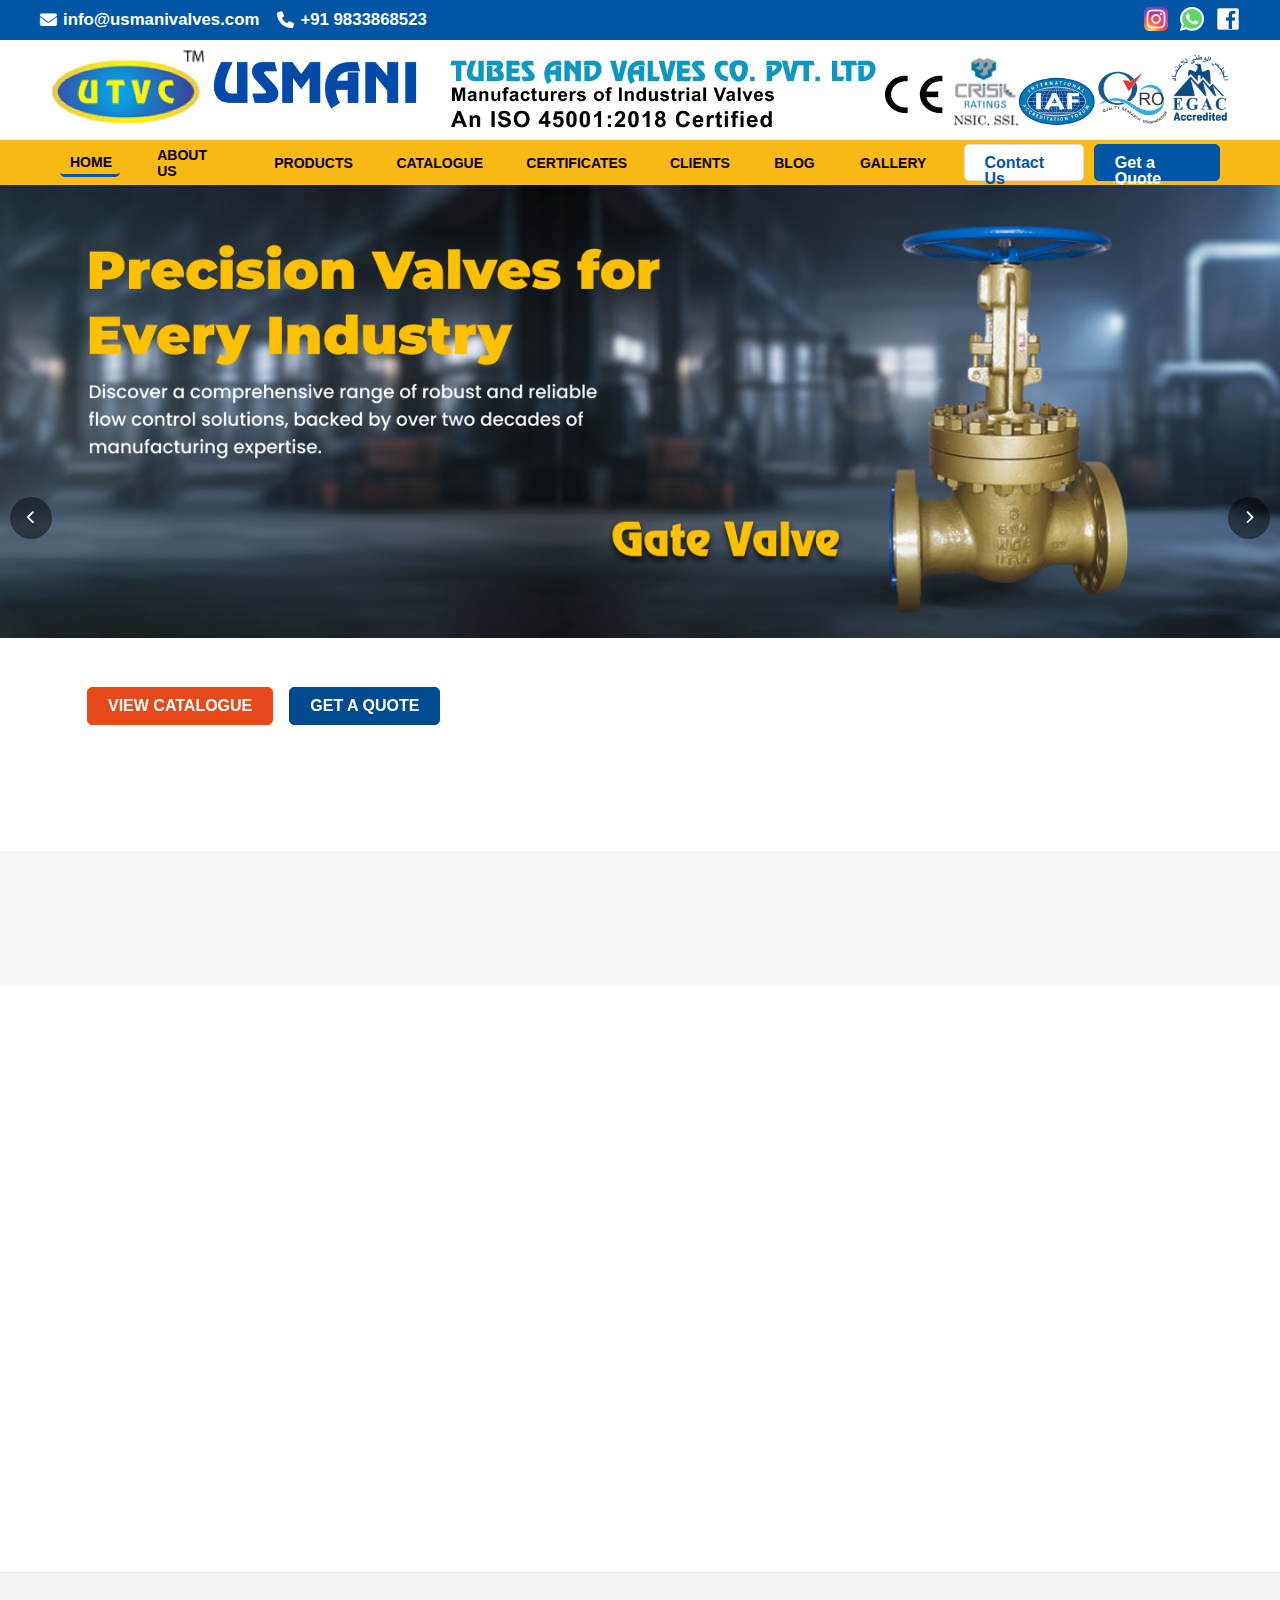
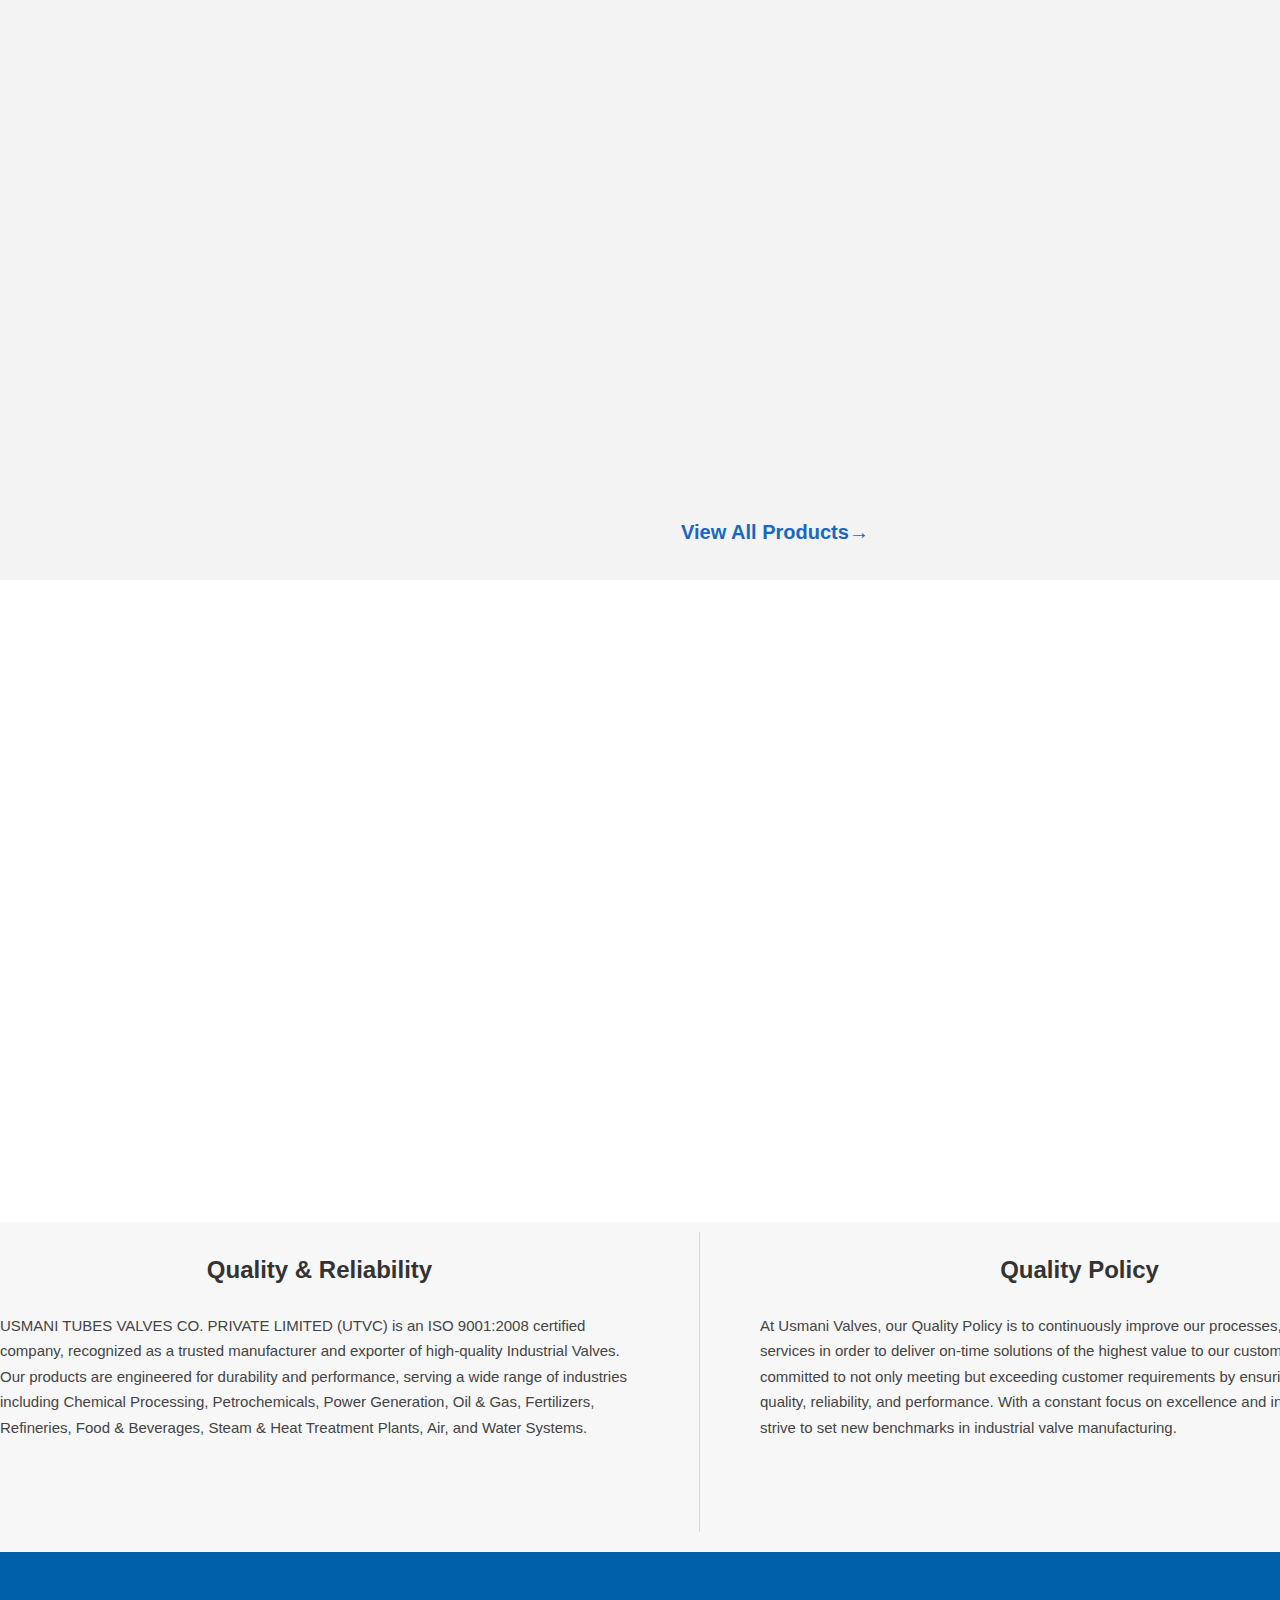
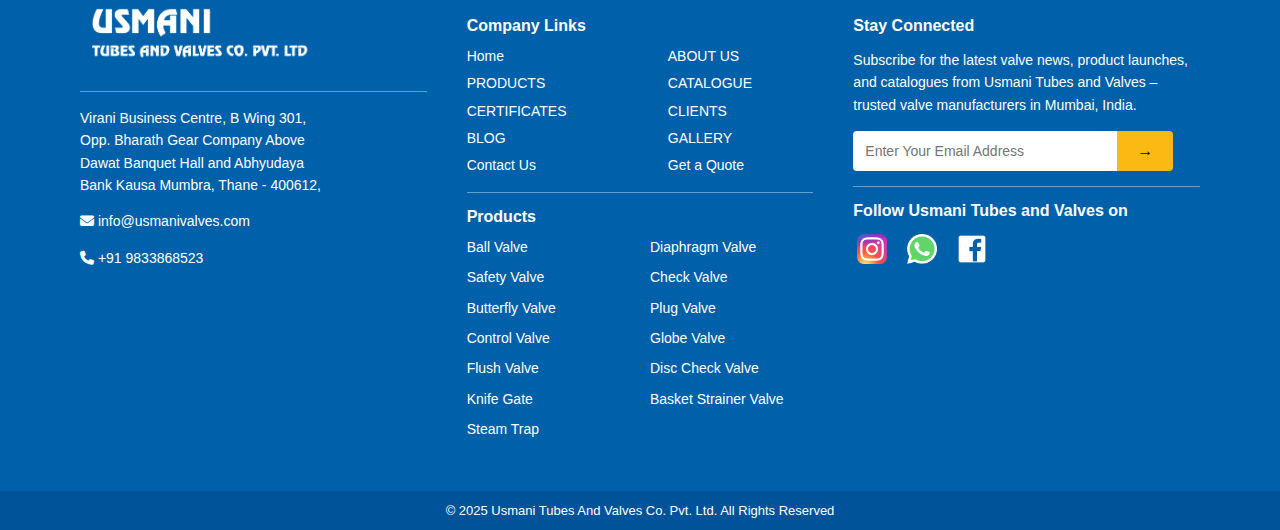
<file: Usmani-Valves/index.html>
<!DOCTYPE html>
<html lang="en">
<head>
  <meta charset="UTF-8" />
  <meta name="viewport" content="width=device-width, initial-scale=1.0"/>
  <meta http-equiv="X-UA-Compatible" content="IE=edge">
  
  <title>Industrial Valve Manufacturer & Exporter in Mumbai | Usmani Valves</title>
  <meta name="description" content="Usmani Valves is a certified manufacturer and exporter of Industrial Valves in Mumbai, India. We supply ISO 9001:2015 certified Gate, Globe, Check, and Ball valves to Oil, Gas, and Power industries worldwide.">
  <meta name="keywords" content="Industrial Valve Manufacturer Mumbai, Valve Exporter India, Gate Valve Supplier, Ball Valve Manufacturer, Usmani Valves, IBR Certified Valves, Valve Suppliers in Thane">
  <meta name="robots" content="index, follow">
  <link rel="canonical" href="https://www.usmanivalves.com/" />
  <meta name="author" content="Usmani Tubes and Valves Co Pvt. Ltd">
  <link rel="icon" href="iconutvc.png" type="image/png">

  <meta property="og:type" content="website" />
  <meta property="og:title" content="Usmani Valves - Industrial Valve Manufacturer Mumbai" />
  <meta property="og:description" content="Trusted manufacturer of high-quality Gate, Globe, Check, and Ball valves for global industries." />
  <meta property="og:url" content="https://www.usmanivalves.com/" />
  <meta property="og:site_name" content="Usmani Valves" />
  <meta property="og:image" content="https://www.usmanivalves.com/Header%20&%20Footer/Header.png" />

  <link rel="stylesheet" href="https://cdnjs.cloudflare.com/ajax/libs/font-awesome/6.5.0/css/all.min.css">

  <script type="application/ld+json">
  {
    "@context": "https://schema.org",
    "@type": "LocalBusiness",
    "name": "Usmani Tubes and Valves Co Pvt. Ltd",
    "image": "https://www.usmanivalves.com/Header%20&%20Footer/Header.png",
    "@id": "https://www.usmanivalves.com/#organization",
    "url": "https://www.usmanivalves.com",
    "telephone": "+919833868523",
    "email": "info@usmanivalves.com",
    "priceRange": "$$",
    "address": {
      "@type": "PostalAddress",
      "streetAddress": "Virani Business Centre, B Wing 301, Opp. Bharath Gear Company",
      "addressLocality": "Thane, Mumbai",
      "addressRegion": "Maharashtra",
      "postalCode": "400612",
      "addressCountry": "IN"
    },
    "geo": {
      "@type": "GeoCoordinates",
      "latitude": "19.1726", 
      "longitude": "73.0297"
    },
    "openingHoursSpecification": {
      "@type": "OpeningHoursSpecification",
      "dayOfWeek": ["Monday", "Tuesday", "Wednesday", "Thursday", "Friday", "Saturday"],
      "opens": "09:00",
      "closes": "18:00"
    },
    "sameAs": [
      "https://www.facebook.com/usmanivalves",
      "https://www.instagram.com/usmanivalves"
    ]
  }
  </script>

  <script type="application/ld+json">
  {
    "@context": "https://schema.org",
    "@type": "ItemList",
    "itemListElement": [
      {
        "@type": "ListItem",
        "position": 1,
        "name": "Industrial Gate Valve",
        "url": "https://www.usmanivalves.com/products.html#gate-valve"
      },
      {
        "@type": "ListItem",
        "position": 2,
        "name": "Industrial Ball Valve",
        "url": "https://www.usmanivalves.com/products.html#ball-valve"
      },
      {
        "@type": "ListItem",
        "position": 3,
        "name": "Butterfly Valve",
        "url": "https://www.usmanivalves.com/products.html#butterfly-valve"
      }
    ]
  }
  </script>

  <style>
    :root{
      --topbar-bg:#0056A4;
      --topbar-fg:#fff;
      --topbar-x:16px;
      --topbar-y:6px;
      --topbar-gap:18px;
      --brand:#0056A4;
      --accent:#f9b916;
    }

    body{
      margin:0;
      padding: 0;
      font-family: Arial, sans-serif;
    }

    /* ---------- TOP BAR ---------- */
    .top-bar {
      background: var(--topbar-bg);
      color: var(--topbar-fg);
      font-size: 14px;
      height: 40px;
      display: flex;
      justify-content: center; 
    }

    .top-bar-inner {
      width: 100%;
      max-width: 1420px; 
      display: flex;
      justify-content: space-between;
      align-items: center;
      padding: var(--topbar-y) 40px;
      box-sizing: border-box;
    }

    .tb-left {
      display: flex;
      align-items: center;
      gap: var(--topbar-gap);
      font-weight: 800;
      font-size: larger;
    }

    .tb-left span {
      display: inline-flex;
      align-items: center;
      white-space: nowrap;
    }

    .tb-left i {
      margin-right: 6px;
    }

    .tb-right {
      display: flex;
      align-items: center;
      gap: 12px;
    }

    .tb-right img {
      width: 24px;
      height: 24px;
      object-fit: contain;
      display: inline-block;
    }

    /* ---------- HEADER ---------- */
    .header-main {
      background: #fff;
      display: flex;
      justify-content: center; 
      padding: 10px 0;
      height: 80px;
    }

    .header-flex {
      display: flex;
      justify-content: space-between;
      align-items: center;
      width: 100%;
      max-width: 1450px; 
      padding: 0 50px;   
      box-sizing: border-box;
    }

    .header-left img,
    .header-right img {
      max-width: 100%;
      height: auto;
      display: block;
    }

    /* ---------- NAV ---------- */
    .nav-bar {
      background: var(--accent);
      display: flex;
      justify-content: center; 
      width: 100%;
    }

    .nav-bar .container {
      width: 100%;
      max-width: 1470px; 
      display: flex;
      justify-content: space-between;
      align-items: center;
      padding: 0 60px;
      box-sizing: border-box;
      gap: 30px;
      height: 45px;
    }

    .nav-menu {
      display: flex;
      align-items: center;
      gap: 27px;
    }

    .nav-menu a {
      font-family: 'Poppins', sans-serif;
      font-weight: 800;
      text-decoration: none;
      color: #000;
      font-size: 14px;
      position: relative;
      overflow: hidden;
      padding: 6px 10px;
      border-radius: 5px;
      z-index: 1;
    }

    .nav-menu a::before {
      content: "";
      position: absolute;
      left: 0;
      top: 0;
      width: 0%;
      height: 100%;
      background: #0056A4; 
      z-index: -1;
      transition: width 0.35s ease;
      border-radius: 5px;
    }

    .nav-menu a:hover::before {
      width: 100%;
    }

    .nav-menu a:hover {
      color: white;
    }
    .nav-menu a.active {
      color: var(--brand);
    }

    .nav-buttons {
      display: flex;
      gap: 10px;
    }

    .nav-bar .nav-buttons a {
      font-family: 'Poppins', sans-serif !important;
      font-weight: 800 !important;
      font-size: 16px;
      padding: 10px 20px;
      border-radius: 5px;
      text-decoration: none;
      transition: transform .2s, background .2s, color .2s, box-shadow .2s;
      cursor: pointer;
      line-height: 1;
    }

    .contact{
      height: 15px;
    }

    .nav-buttons .contact {
      background: #fff;
      color: var(--brand);
      border: 1px solid #ddd;
    }

    .nav-buttons .contact:hover {
      color: #003e75;
      box-shadow: 0 2px 8px rgba(0,0,0,.12);
      transform: translateY(-1px);
    }

    .quote{
      height: 15px;
    }

    .nav-buttons .quote {
      background: var(--brand);
      color: #fff;
      border: 1px solid var(--brand);
    }

    .nav-buttons .quote:hover {
      background: #004a90;
      border-color: #004a90;
      box-shadow: 0 2px 10px rgba(0,0,0,.15);
      transform: translateY(-1px);
    }

    /* Responsive */
    @media (max-width: 900px) {
      .nav-bar .container {
        flex-direction: column;
        align-items: center;
        gap: 20px;
        padding: 10px 20px;
      }
      .nav-menu {
        justify-content: center;
      }
    }


    /* ---- FULL WIDTH HERO BANNER ---- */

    .hero-banner {
      position: relative;
      width: 100%;
      overflow: hidden;
      height: 74vh; 
      min-height: 300px; 
    }

    .hero-slide {
      flex: 0 0 100%;
      height: 80vh;
      min-height: 300px;
      position: relative;
    }

    .hero-track {
      display: flex;
      transition: transform .7s ease;
      will-change: transform;
    }

    /* Buttons */
    .hero-cta {
      position: absolute;
      bottom: 180px;
      left: 87px;
      display: flex;
      gap: 16px;
    }
    .btn {
      padding: 10px 20px; 
      font-family: 'Poppins', sans-serif;
      font-weight: 800;
      font-size: 16px;
      border-radius: 5px;
      text-decoration: none;
      border: 1px solid transparent; 
      transition: transform .2s, background .2s, box-shadow .2s;
      line-height: 1;
    }

    .btn-orange {
      background: #e74a1a;
      color: #fff;
      border-color: #e74a1a;
    }
    .btn-orange:hover {
      transform: translateY(-1px);
      box-shadow: 0 6px 14px rgba(231,74,26,.35);
    }
    .btn-blue {
      background: #004a90;
      color: #fff;
      border-color: #004a90;
    }
    .btn-blue:hover {
      transform: translateY(-1px);
      box-shadow: 0 6px 14px rgba(24,105,191,.35);
    }

    /* Arrows */
    .hero-arrow {
      position: absolute;
      top: 50%;
      transform: translateY(-50%);
      width: 42px;
      height: 42px;
      border: none;
      border-radius: 50%;
      background: rgba(0,0,0,.45);
      color: #fff;
      display: grid;
      place-items: center;
      cursor: pointer;
      z-index: 2;
    }
    .hero-arrow:hover {
      background: rgba(0,0,0,.65);
    }
    .prev { left: 10px; }
    .next { right: 10px; }

    /* Dots */
    .hero-dots {
      position: absolute;
      bottom: 14px;
      left: 50%;
      transform: translateX(-50%);
      display: flex;
      gap: 8px;
      z-index: 2;
    }
    .hero-dots button {
      width: 10px;
      height: 10px;
      border-radius: 50%;
      border: none;
      background: rgba(255,255,255,0.4);
      cursor: pointer;
      transition: background .3s;
    }
    .hero-dots button.active {
      background: #fff;
    }


    /* ---- EXACT EDGE WRAPPER (matches header image & nav) ---- */
    .align-1399 {
      width: 1399px;
      max-width: 1399px;
      margin-left: auto;
      margin-right: auto;
      padding-left: 0;   
      padding-right: 0;  
      height: 480px;
    }

    /* Company intro (grey) */
    .company-intro {
      background: #f5f5f5;
      height: 135px;
    }
    .company-intro .align-1399 {
      padding-top: 32px;
      padding-bottom: 24px;
      text-align: center;
    }
    /* SEO UPDATE: Changed selector from h2 to h1 for better ranking */
    .company-intro h1 {
      font-family: 'Poppins', sans-serif;
      font-weight: 800;
      font-size: 26px;
      color: #333;
      line-height: 1.25;
      margin: 0 0 14px;
    }
    /* make the intro and industry text align exactly with the 1399px container */
    .company-intro p,
    .industries p {
      max-width: 100%;    
      margin: 0;          
      text-align: left;   
      font-family: 'Roboto', sans-serif;
      font-size: 16px;
      line-height: 1.7;
      color: #444;
      text-align: center;
    }

    /* Divider perfectly aligned to 1399 edges */
    .section-divider {
      width: 1399px;
      max-width: 1399px;
      margin: 18px auto 0;
      border: 0;
      border-top: 1px solid #e6e6e6;
    }

    /* Industries (white) */
    .industries {
      background: #fff;
    }
    .industries .align-1399 {
      padding-top: 32px;
      padding-bottom: 50px;
      text-align: center;
    }
    .industries h2 {
      font-family: 'Poppins', sans-serif;
      font-weight: 800;
      font-size: 24px;
      color: #333;
      margin: 0 0 16px;
    }

    /* 3-up cards */
    .industry-grid {
      display: grid;
      grid-template-columns: repeat(3, 1fr);
      gap: 24px;
    }
    .card {
      text-align: left;
    }

    .img-placeholder {
      background: #e0e0e0;
      width: 100%;
      height: 300px;
      border-radius: 6px;
      display: flex;
      justify-content: center;
      align-items: center;
      color: #666;
      font-size: 14px;
      font-family: 'Roboto', sans-serif;
    }

    .card h3 {
      text-align: center;
      font-family: 'Poppins', sans-serif;
      font-weight: 800;
      font-size: 18px;
      color: #333;
      margin: 12px 0 8px;
    }
    .card p {
      font-family: 'Roboto', sans-serif;
      font-size: 14px;
      color: #444;
      line-height: 1.65;
      margin: 0;
    }

    /* ===== exact-width container to match your layout ===== */
    .tv2-edge{ width:1550px; max-width:1550px; margin:0 auto; }

    /* section bg + divider line exactly like your reference */
    .tv2-wrap{ background:#f3f3f3; padding:0 0 36px; }
    .tv2-divider{
      width:1399px; max-width:1399px; margin:24px auto 14px;
      border:0; border-top:1px solid #e5e5e5;
    }

    /* title */
    .tv2-title{
      font-family:'Poppins',sans-serif;
      font-weight:800;
      font-size:32px;           /* bold like screenshot */
      line-height:1.18;
      color:#3a3a3a;
      text-align:center;
      margin:12px 0 22px;
    }

    /* grid with generous gutters to mimic spacing in the image */
    .tv2-grid{
      display:grid;
      grid-template-columns:repeat(3, 1fr);
      gap:44px;                 /* big gaps like screenshot */
      padding:0 56px;           /* pulls cards in from hard edges */
      transform: translateX(35px);
    }

    /* card: soft radius + subtle shadow + thin border */
    .tv2-card{
      background:#fff;
      border-radius:16px;
      box-shadow:0 10px 24px rgba(0,0,0,.08);
      border:1px solid #e7e7e7;
      padding:24px;
      display:flex;
      flex-direction:column;
      width: 300px;
      height: 350px;
    }

    /* image area — centered, ample space like sample */
    .tv2-imgph{
      width:100%;
      height:240px;             /* visual balance */
      border-radius:10px;
      display:flex; align-items:center; justify-content:center;
      color:#666; font: 14px/1 'Roboto',sans-serif;
      margin-bottom:16px;
      object-fit:contain;
    }

    /* heading inside card */
    .tv2-card-title{
      font-family:'Poppins',sans-serif;
      font-weight:800;
      font-size:26px;           /* matches sample */
      color:#0f0f0f;
      margin:6px 0 12px;
    }

    /* specs list — compact grey, left aligned */
    .tv2-specs{
      list-style:none; padding:0; margin:0 0 16px 0;
      font-family:'Roboto',sans-serif;
      font-size:14px; line-height:1.65; color:#565656;
    }
    .tv2-specs li{ margin:2px 0; }
    .tv2-specs strong{ color:#2a2a2a; }

    /* pill button */
    .tv2-btn{
      display:inline-block;
      align-self:flex-start;
      background:#1967c2;       /* blue tone from your UI */
      color:#fff; text-decoration:none;
      font-family:'Poppins',sans-serif;
      font-weight:700; font-size:16px;
      padding:12px 22px;
      border-radius:14px;       /* pill-ish */
      box-shadow:0 6px 16px rgba(25,103,194,.20);
      transition:transform .15s, box-shadow .15s;
    }
    .tv2-btn:hover{ transform:translateY(-1px); box-shadow:0 10px 22px rgba(25,103,194,.28); }

    /* View all link centered below */
    .tv2-viewall{
      text-align:center; margin:26px 0 0;
      font-family:'Poppins',sans-serif; font-size:20px;
    }
    .tv2-viewall a{ color:#1967c2; text-decoration:none; font-weight:600; }
    .tv2-viewall a:hover{ text-decoration:underline; }

    /* responsive safety so cards stack nicely if needed */
    @media (max-width: 1200px){
      .tv2-edge{ width:100%; max-width:100%; }
      .tv2-grid{ grid-template-columns:1fr; gap:28px; padding:0 24px; }
      .tv2-card-title{ font-size:24px; }
    }

    /* ===== Our Core Product Lines (exact like screenshot) ===== */
    .cpl-edge{
      width:1450px;
      max-width:1450px;
      margin:0 auto;
      padding:40px 37px;
      padding-right: 60px;
    }

    /* Header row with Ball Valves left, Title center, View All right */
    .cpl-header{
      display:grid;
      grid-template-columns: minmax(0,1fr) auto minmax(0,1fr);
      align-items:center;           /* keep all on the same row & vertically centered */
      gap:16px;
      padding:0 56px;               /* matches card inset so edges line up */
      margin-bottom:32px;
    }

    .cpl-left,
    .cpl-title,
    .cpl-viewall { white-space: nowrap; }

    .cpl-left   { justify-self:start;  }
    .cpl-title  { justify-self:center; margin:0; text-align:center; }
    .cpl-viewall{ justify-self:end;    text-decoration:none; }

    .cpl-left,
    .cpl-viewall { line-height:1.2; }
    .cpl-title    { line-height:1.15; }

    /* Responsive fallback: stack when really narrow */
    @media (max-width: 1200px){
      .cpl-header{
        grid-template-columns: 1fr;
        row-gap:8px;
        text-align:center;
      }
      .cpl-left, .cpl-viewall{ justify-self:center; }
    }


    .cpl-title{
      font-family:'Poppins',sans-serif;
      font-weight:800;
      font-size:32px;
      color:#333;
      text-align:center;
      margin:0;
    }
    .cpl-viewall{
      font-family:'Poppins',sans-serif;
      font-weight:500;
      font-size:20px;
      color:#1869bf;
      text-decoration:none;
      justify-self:end;
    }
    .cpl-viewall:hover{ text-decoration:underline; }

    /* Cards */
    .cpl-grid{
      display:grid;
      grid-template-columns:repeat(3,1fr);
      gap:44px;
      padding:0 56px;
      margin-bottom:24px;
    }

    .cpl-card {
      background: #fff;
      border-radius: 16px;
      box-shadow: 0 10px 25px rgba(0, 0, 0, 0.2);
      padding: 24px;
      display: flex;
      flex-direction: column;
      align-items: center;
    }


    .cpl-imgph{
      width:280;
      height:240px;
      border-radius:14px;
      display:flex;
      align-items:center;
      justify-content:center;
      color:#666;
      font:14px/1 'Roboto',sans-serif;
      object-fit:contain;
    }

    /* Description */
    .cpl-desc{
      font-family:'Roboto',sans-serif;
      font-size:16px;
      line-height:1.7;
      color:#444;
      text-align:center;
      max-width:100%;
      padding:0 56px;
      margin:0;
    }

    /* Responsive */
    @media(max-width:1200px){
      .cpl-edge{ width:100%; max-width:100%; }
      .cpl-header{grid-template-columns:1fr; text-align:center;}
      .cpl-left, .cpl-viewall{justify-self:center;}
      .cpl-grid{grid-template-columns:1fr; padding:0 24px;}
      .cpl-desc{padding:0 24px;}
    }

    /* ===== QUALITY SECTION FINAL FIX ===== */
    .qr-wrap {
      background: #f7f7f7;
      padding: 40px 0;
      height: 250px;
      transform: translateY(60px);
    }

    .qr-edge {
      width: 1399px;
      max-width: 1399px;
      margin: 0 auto;
      display: flex;
      justify-content: space-between;
      align-items: flex-start;
      gap: 60px;
      position: relative;
      transform: translateY(-30px);
    }

    .qr-col {
      flex: 1 1 0;
      display: flex;
      flex-direction: column;
      align-items: flex-start;
    }

    .qr-title {
      font-family: 'Poppins', sans-serif;
      font-weight: 800;
      font-size: 24px;
      color: #333;
      margin-bottom: 14px;
      text-align: center;    /* ✅ Center title */
      width: 100%;
    }

    .qr-text {
      font-family: 'Roboto', sans-serif;
      font-size: 15px;
      line-height: 1.7;
      color: #444;
      margin-bottom: 18px;
      text-align: left;      /* ✅ Left align paragraph */
      width: 100%;
    }

    .qr-btn {
      display: inline-block;
      align-self: center;    /* ✅ Center button */
      background: #1869bf;
      color: #fff;
      text-decoration: none;
      font-family: 'Poppins', sans-serif;
      font-weight: 600;
      font-size: 15px;
      padding: 10px 24px;
      border-radius: 6px;
      transition: background .2s, transform .2s;
      margin-top: 12px;
    }
    .qr-btn:hover {
      background: #155ba6;
      transform: translateY(-1px);
    }

    /* ✅ Vertical divider between the two columns */
    .qr-divider {
      height: 300px;
      width: 1px;
      background: #d9d9d9;
      flex-shrink: 0;
    }

    /* === FIX: make the vertical divider visible & full height === */
    .qr-edge{
      align-items: stretch !important;     /* children match the tallest column */
    }

    .qr-divider{
      width: 1px !important;
      background: #d9d9d9 !important;      /* subtle grey line */
      align-self: stretch !important;       /* force full-height within the row */
    }


    /* Responsive */
    @media (max-width:1200px) {
      .qr-edge {
        flex-direction: column;
        gap: 32px;
        width: 100%;
        max-width: 100%;
      }
      .qr-divider { display: none; }
    }


    /* Stop 100vw overflow that causes the bottom scrollbar */
    .top-bar-inner { width: 100% !important; }     
    .hero-banner   { width: 100% !important; }     
    .hero-slide    { flex: 0 0 100% !important; }  

    /* Safety: never allow horizontal scrolling */
    html, body { overflow-x: hidden; }

    /* Optional: make sure images don't create overflow gaps */
    .hero-img img { display:block; width:100%; height:100%; object-fit:cover; }

      footer { background:#0060aa; color:#fff; margin-top:60px; }
    .footer-top { display:flex; justify-content:space-between; flex-wrap:wrap; padding:40px 60px; }
    .footer-col { flex:1; min-width:260px; margin:10px 20px; }
    .footer-logo { height:60px; margin-bottom:10px; }
    .footer-col h4 { font-size:16px; margin:15px 0 10px; font-weight:bold; }
    .footer-col p, .footer-col a, .products-grid span { font-size:14px; line-height:1.6; color:#fff; text-decoration:none; }
    .divider { border-top:1px solid rgba(255,255,255,0.4); margin:15px 0; }
    .link-grid { display:grid; grid-template-columns: repeat(2, auto); gap:5px 40px; }
    .subscribe-box { display:flex; margin:15px 0; border-radius:4px; overflow:hidden; max-width:320px; }
    .subscribe-box input { flex:1; padding:12px; border:none; font-size:14px; color:#333; }
    .subscribe-box button { background:#fdb913; border:none; padding:0 20px; cursor:pointer; font-size:16px; color:#000; font-weight:bold; transition:all 0.3s; }
    .subscribe-box button:hover { background:#e5a900; }
    .social-icons { display:flex; gap:12px; margin-top:10px; }
    .social-icons a { display:flex; align-items:center; justify-content:center; width:38px; height:38px; background:#fff; color:#0060aa; border-radius:6px; font-size:18px; transition:transform 0.3s; }
    .social-icons a:hover { transform:scale(1.15); }
    .cert-logos img { height:70px; margin:10px 15px 0 0; }
    .footer-bottom { background:#005299; text-align:center; padding:12px; font-size:13px; }
    .footer-bottom a { color:#fff; margin:0 8px; text-decoration:none; }
    .footer-bottom a:hover { text-decoration:underline; }
    .products-grid { display:grid; grid-template-columns: repeat(auto-fit, minmax(140px, 1fr)); gap: 8px 20px; margin-top:10px; }
    .products-grid div, .products-grid span { font-size:14px; line-height:1.6; color:#fff; }

    /* Responsive */
    @media (max-width: 768px) {
      .footer-top { flex-direction: column; align-items: center; padding: 30px 20px; }
      .footer-col { text-align: center; margin: 12px 0; max-width: 520px; min-width: auto; width: 100%; }
    }

    /* === FOOTER SOCIAL ICONS (Colorful like Header) === */
    .social-icons {
      display: flex;
      gap: 12px;
      margin-top: 10px;
      justify-content: flex-start; /* stays aligned like before */
    }

    .social-icons a {
      display: inline-flex;
      align-items: center;
      justify-content: center;
      width: 38px;
      height: 38px;
      background: transparent; /* remove white background */
      border-radius: 6px;
      transition: transform 0.3s ease, box-shadow 0.3s ease;
    }

    .social-icons img {
      width: 30px;
      height: 30px;
      object-fit: contain;
      display: block;
    }

    .social-icons a:hover {
      transform: scale(1.15);
    }

    /* optional glowing hover for a premium touch */
    .social-icons a[href*="insta"]:hover {
      box-shadow: 0 0 12px rgba(228, 64, 95, 0.6); /* Instagram pink */
    }
    .social-icons a[href*="whatsapp"]:hover {
      box-shadow: 0 0 12px rgba(37, 211, 102, 0.6); /* WhatsApp green */
    }
    .social-icons a[href*="facebook"]:hover {
      box-shadow: 0 0 12px rgba(24, 119, 242, 0.6); /* Facebook blue */
    }

    /* center them nicely on mobile */
    @media (max-width: 768px) {
      .social-icons {
        justify-content: center;
      }
    }

    .tvp{
      text-align: center;
    }



    /* ===============================
   UNIVERSAL SCROLL REVEAL SYSTEM
   =============================== */

.reveal {
  opacity: 0;
  transform: translateY(32px);
  transition: opacity 0.8s ease, transform 0.8s ease;
  will-change: opacity, transform;
}

.reveal.show {
  opacity: 1;
  transform: translateY(0);
}

/* stagger delay helper */
.reveal[data-delay] {
  transition-delay: var(--delay);
}

/* ===============================
   GRID WAVE ANIMATION
   =============================== */

.industry-grid .card,
.tv2-grid .tv2-card,
.cpl-grid .cpl-card {
  opacity: 0;
  transform: translateY(28px);
  transition: opacity 0.7s ease, transform 0.7s ease;
}

.industry-grid .card.show,
.tv2-grid .tv2-card.show,
.cpl-grid .cpl-card.show {
  opacity: 1;
  transform: translateY(0);
}

/* ===============================
   PREMIUM HOVER EFFECTS
   =============================== */

.card,
.tv2-card,
.cpl-card {
  transition: transform 0.25s ease, box-shadow 0.25s ease;
}

.card:hover,
.tv2-card:hover,
.cpl-card:hover {
  transform: translateY(-6px);
  box-shadow: 0 16px 34px rgba(0,0,0,0.15);
}

/* image zoom on hover */
.card img,
.tv2-card img,
.cpl-card img {
  transition: transform 0.35s ease;
}

.card:hover img,
.tv2-card:hover img,
.cpl-card:hover img {
  transform: scale(1.05);
}

/* ===============================
   TITLE FADE-IN (ON LOAD)
   =============================== */

.company-intro h1,
.industries h2,
.tv2-title,
.cpl-title {
  opacity: 0;
  transform: translateY(24px);
  animation: titleIn 0.9s ease forwards;
}

@keyframes titleIn {
  to {
    opacity: 1;
    transform: translateY(0);
  }
}

/* extra clarity for Core Product Lines */
.cpl-title {
  text-align: center !important;
}


/* ===============================
   FIX: INDUSTRY CARD ANIMATION
   Image-only smooth reveal
   =============================== */

/* stop text animation completely */
.industry-grid h3,
.industry-grid p {
  opacity: 1 !important;
  transform: none !important;
  transition: none !important;
}

/* animate the whole card softly */
.industry-grid .card {
  opacity: 0;
  transform: translateY(18px);
  transition: opacity 0.7s ease-out, transform 0.7s ease-out;
}

/* reveal */
.industry-grid .card.show {
  opacity: 1;
  transform: translateY(0);
}

/* calmer hover (no jumpy zoom) */
.industry-grid .card:hover {
  transform: translateY(-4px);
  box-shadow: 0 14px 28px rgba(0,0,0,0.12);
}

/* image-only micro zoom */
.industry-grid .card img {
  transition: transform 0.4s ease;
}
.industry-grid .card:hover img {
  transform: scale(1.04);
}


/* ===============================
   FIX: Core Product Lines heading
   =============================== */

.cpl-header {
  display: flex !important;
  justify-content: center !important;
  padding: 0 56px !important; /* same inset as grid */
}

.cpl-title {
  text-align: center !important;
  margin: 0 auto !important;
}

/* =========================================
   REMOVE TEXT BOX / BORDER / SHADOW EFFECT
   FOR INDUSTRIES SECTION (FINAL FIX)
   ========================================= */

/* remove any background / box effect */
.industry-grid .card {
  background: transparent !important;
  box-shadow: none !important;
  border: none !important;
  padding: 0 !important;
}

/* stop hover box animation completely */
.industry-grid .card:hover {
  box-shadow: none !important;
  transform: none !important;
}

/* keep image clean – no container glow */
.industry-grid .img-placeholder {
  border-radius: 6px;
  overflow: hidden;
  box-shadow: none !important;
}

/* ONLY image hover animation (subtle & premium) */
.industry-grid .img-placeholder img {
  transition: transform 0.45s ease;
}

.industry-grid .card:hover .img-placeholder img {
  transform: scale(1.05);
}

/* text stays static – no motion, no background */
.industry-grid h3,
.industry-grid p {
  background: none !important;
  box-shadow: none !important;
  border: none !important;
  transform: none !important;
}




  </style>
</head>
<body>

  <div class="top-bar">
    <div class="top-bar-inner">
      <div class="tb-left">
        <span><i class="fa-solid fa-envelope"></i> info@usmanivalves.com</span>
        <span><i class="fa-solid fa-phone"></i> +91 9833868523</span>
      </div>
      <div class="tb-right">
        <a href="#" aria-label="Follow Usmani Valves on Instagram"><img src="./Social/insta.png" alt="Instagram Icon"></a>
        <a href="#" aria-label="Chat with Usmani Valves on WhatsApp"><img src="./Social/whatsapp.png" alt="WhatsApp Icon"></a>
        <a href="#" aria-label="Like Usmani Valves on Facebook"><img src="./Social/facebook.png" alt="Facebook Icon"></a>
      </div>
    </div>
  </div>

  <div class="header-main">
  <div class="container header-flex">
    <div class="header-left">
      <img src="./Header & Footer/Header.png" alt="Usmani Valves Logo - Valve Manufacturer Mumbai">
    </div>
    <div class="header-right">
      <img src="./Header & Footer/certificates.png" alt="ISO and CE Certifications Usmani Valves">
    </div>
  </div>
</div>


  <div class="nav-bar">
  <div class="container">
    <nav class="nav-menu">
      <a href="index.html" class="active" style="color: black; border-bottom:3px solid #0056A4; padding-bottom:4px;">HOME</a>
      <a href="aboutus.html">ABOUT US</a>
      <a href="products.html">PRODUCTS</a>
      <a href="catalogues.html">CATALOGUE</a>
      <a href="certificates.html">CERTIFICATES</a>
      <a href="client.html">CLIENTS</a>
      <a href="blog.html">BLOG</a>
      <a href="gallery.html">GALLERY</a>
    </nav>
    <div class="nav-buttons">
      <a href="contact.html" class="contact">Contact Us</a>
      <a href="quote.html" class="quote">Get a Quote</a>
    </div>
  </div>
</div>


 <section class="hero-banner">
  <div class="hero-track" id="heroTrack">
    <div class="hero-slide">
      <div class="hero-img">
        <img src="./Banners/banner1.png" alt="Industrial Valve Manufacturing Facility Usmani Valves" style="width:100%;height:100%;object-fit:cover;">
      </div>
      <div class="hero-cta">
        <a href="catalogues.html" class="btn btn-orange">VIEW CATALOGUE</a>
        <a href="quote.html" class="btn btn-blue">GET A QUOTE</a>
      </div>
    </div>
    <div class="hero-slide">
     <div class="hero-img">
        <img src="./Banners/banner2.png" alt="High Quality Gate Valves Exporter India" style="width:100%;height:100%;object-fit:cover;">
      </div>
    </div>
    <div class="hero-slide">
      <div class="hero-img">
        <img src="./Banners/banner3.png" alt="Ball Valves Manufacturer Mumbai" style="width:100%;height:100%;object-fit:cover;">
      </div>
    </div>
    <div class="hero-slide">
      <div class="hero-img">
        <img src="./Banners/banner4.png" alt="Industrial Butterfly Valves Supplier" style="width:100%;height:100%;object-fit:cover;">
      </div>
    </div>
    <div class="hero-slide">
      <div class="hero-img">
        <img src="./Banners/banner5.png" alt="Usmani Valves Factory Warehouse" style="width:100%;height:100%;object-fit:cover;">
      </div>
    </div>  
  </div>

  <button class="hero-arrow prev" id="heroPrev"><i class="fa-solid fa-chevron-left"></i></button>
  <button class="hero-arrow next" id="heroNext"><i class="fa-solid fa-chevron-right"></i></button>

  <div class="hero-dots" id="heroDots"></div>
</section>


<section class="company-intro">
  <div class="align-1399">
    <h1>Trusted Valve Manufacturer, Exporter &amp; Supplier in Mumbai, India</h1>
    <p>
      Usmani Valves is a certified manufacturer and exporter of high-quality industrial valves in Mumbai, India.
      Our product range includes Gate Valves, Ball Valves, Butterfly Valves, and more, engineered to meet international
      standards. With <strong>ISO 9001:2015 certification, CE approval,</strong> and <strong>IBR compliance,</strong>
      we ensure durability, safety, and reliable performance for industries worldwide.
    </p>
  </div>
  <hr class="section-divider">
</section>

<section class="industries">
  <div class="align-1399">
    <h2>The Trusted Valve Partner for the World's Most Demanding Industries</h2>
    <br>
    <p class="tvp">
      From oil and gas to power generation, Usmani Valves deliver quality and performance.
      Our solutions are engineered to meet the highest international standards for safety and reliability.
    </p>
<br>
    <div class="industry-grid">
      <div class="card">
          <div class="img-placeholder">
          <img src="./industries/Oil-&-Gas-Industry-Usmani-Valves.jpg" alt="Industrial Valves for Oil and Gas Industry" style="width:100%;height:100%;object-fit:cover;">
        </div>
        <h3>Oil &amp; Gas</h3>
        <p>
          From oil and gas to power generation, Usmani Valves deliver uncompromising quality and performance.
          Our solutions are engineered to meet the highest international standards for safety and reliability.
        </p>
      </div>

      <div class="card">
          <div class="img-placeholder">
          <img src="./industries/Petrochemical-&-Chemical-Applications-Usmani-Valves.jpeg" alt="Chemical Industry Valves Manufacturer" style="width:100%;height:100%;object-fit:cover;">
        </div>
        <h3>Petrochemicals &amp; Chemicals</h3>
        <p>
          From oil and gas to power generation, Usmani Valves deliver uncompromising quality and performance.
          Our solutions are engineered to meet the highest international standards for safety and reliability.
        </p>
      </div>

      <div class="card">
        <div class="img-placeholder">
          <img src="./industries/Pharmaceutical-Industry-Usmani-Valves.jpg" alt="Sanitary Valves for Pharmaceutical Industry" style="width:100%;height:100%;object-fit:cover;">
        </div>
        <h3>Pharmaceutical Industry</h3>
        <p>
          From oil and gas to power generation, Usmani Valves deliver uncompromising quality and performance.
          Our solutions are engineered to meet the highest international standards for safety and reliability.
        </p>
      </div>
    </div>
  </div>
</section>

<section class="tv2-wrap">
  <hr class="tv2-divider">

  <div class="tv2-edge">
    <br>
    <h2 class="tv2-title">Trusted Valves for Every Industry</h2>
    <br>

    <div class="tv2-grid">
      <article class="tv2-card">
        <img class="tv2-imgph" src="./Assets/pro1.png" alt="Industrial Gate Valve Manufacturer Mumbai">
        <h3 class="tv2-card-title">Gate Valve</h3> 
        <a href="quote.html" class="tv2-btn">Get Quote</a>
      </article>

      <article class="tv2-card">
        <img class="tv2-imgph" src="./Assets/pro2.png" alt="Industrial Globe Valve Supplier">
        <h3 class="tv2-card-title">Globe Valve</h3>
        <a href="quote.html" class="tv2-btn">Get Quote</a>
      </article>

      <article class="tv2-card">
        <img class="tv2-imgph" src="./Assets/pro3.png" alt="Industrial Check Valve Exporter">
        <h3 class="tv2-card-title">Check Valve</h3>
        <a href="quote.html" class="tv2-btn">Get Quote</a>
      </article>

    </div>

    <p class="tv2-viewall"><a href="products.html">View All Products→</a></p>
  </div>
</section>
<br>

<section class="cpl-wrap">
  <div class="cpl-edge">

   <div class="cpl-header">
     <h2 class="cpl-title">Our Core Product Lines</h2>
   </div>


    <div class="cpl-grid">
      <div class="cpl-card">
       <img class="cpl-imgph" src="./Assets/Ball valves 2500.jpg" alt="High Pressure Ball Valve Manufacturer">
       <h3 class="tv2-card-title">Ball valve</h3>
      </div>
      <div class="cpl-card">
       <img class="cpl-imgph" src="./Assets/Butterfly valve Pneumatic.jpg" alt="Pneumatic Butterfly Valve Supplier">
       <h3 class="tv2-card-title">Butterfly valve</h3> 
      </div>
      <div class="cpl-card">
       <img class="cpl-imgph" src="./Assets/Strainer Y Type.jpg" alt="Y Type Strainer Valve Manufacturer">
       <h3 class="tv2-card-title">Strainer Y</h3>
      </div>
    </div>

    <p class="cpl-desc">
      Known for their durability and excellent performance, our ball valves provide tight, reliable sealing with a
      simple quarter-turn operation. Ideal for controlling the flow of various liquids and gases, they are engineered
      for minimal pressure drop and long service life in demanding industrial applications.
    </p>
  </div>
</section>

<section class="qr-wrap">
  <div class="qr-edge">
    <div class="qr-col">
      <h3 class="qr-title">Quality &amp; Reliability</h3>
      <p class="qr-text">
        USMANI TUBES VALVES CO. PRIVATE LIMITED (UTVC) is an ISO 9001:2008 certified company,
        recognized as a trusted manufacturer and exporter of high-quality Industrial Valves.
        Our products are engineered for durability and performance, serving a wide range of industries
        including Chemical Processing, Petrochemicals, Power Generation, Oil &amp; Gas, Fertilizers,
        Refineries, Food &amp; Beverages, Steam &amp; Heat Treatment Plants, Air, and Water Systems.
      </p>
    </div>

    <div class="qr-divider"></div>

    <div class="qr-col">
      <h3 class="qr-title">Quality Policy</h3>
      <p class="qr-text">
        At Usmani Valves, our Quality Policy is to continuously improve our processes, products, and services
        in order to deliver on-time solutions of the highest value to our customers. We are committed to not only
        meeting but exceeding customer requirements by ensuring unmatched quality, reliability, and performance.
        With a constant focus on excellence and innovation, we strive to set new benchmarks in industrial valve manufacturing.
      </p>
    </div>
  </div>
</section>

  <footer>
  <div class="footer-top">
    <div class="footer-col company-info">
      <img src="./Header & Footer/Footer.png" alt="Usmani Valves Footer Logo" class="footer-logo" />
      <div class="divider"></div>
      <p>
        Virani Business Centre, B Wing 301,<br />
        Opp. Bharath Gear Company Above<br />
        Dawat Banquet Hall and Abhyudaya<br />
        Bank Kausa Mumbra, Thane - 400612,
      </p>
      <p><i class="fas fa-envelope"></i> info@usmanivalves.com</p>
      <p><i class="fas fa-phone"></i> +91 9833868523</p>
      <div class="cert-logos">
        </div>
    </div>

    <div class="footer-col links">
      <h4>Company Links</h4>
      <div class="link-grid">
        <a href="index.html">Home</a>
        <a href="aboutus.html">ABOUT US</a>
        <a href="products.html">PRODUCTS</a>
        <a href="catalogues.html">CATALOGUE</a>
        <a href="certificates.html">CERTIFICATES</a>
        <a href="client.html">CLIENTS</a>
        <a href="blog.html">BLOG</a>
        <a href="gallery.html">GALLERY</a>
        <a href="contact.html">Contact Us</a>
        <a href="quote.html">Get a Quote</a>
      </div>
      <div class="divider"></div>
      <h4>Products</h4>
      <div class="products-grid">
        <span>Ball Valve</span>
        <span>Diaphragm Valve</span>
        <span>Safety Valve</span>
        <span>Check Valve</span>
        <span>Butterfly Valve</span>
        <span>Plug Valve</span>
        <span>Control Valve</span>
        <span>Globe Valve</span>
        <span>Flush Valve</span>
        <span>Disc Check Valve</span>
        <span>Knife Gate</span>
        <span>Basket Strainer Valve</span>
        <span>Steam Trap</span>
      </div>
    </div>

    <div class="footer-col subscribe">
      <h4>Stay Connected</h4>
      <p>
        Subscribe for the latest valve news, product launches, and catalogues from
        Usmani Tubes and Valves – trusted valve manufacturers in Mumbai, India.
      </p>
      <div class="subscribe-box">
        <input type="email" placeholder="Enter Your Email Address" />
        <button>→</button>
      </div>
      <div class="divider"></div>
      <h4>Follow Usmani Tubes and Valves on</h4>
      <div class="social-icons">
        <a href="#" aria-label="Follow us on Instagram"><img src="./Social/insta.png" alt="Instagram"></a>
        <a href="#" aria-label="Chat on WhatsApp"><img src="./Social/whatsapp.png" alt="WhatsApp"></a> 
        <a href="#" aria-label="Follow us on Facebook"><img src="./Social/facebook.png" alt="Facebook"></a>
      </div>
    </div>
  </div>
  <div class="footer-bottom">
    © 2025 Usmani Tubes And Valves Co. Pvt. Ltd. All Rights Reserved
  </div>
</footer>

<script>
const track = document.getElementById('heroTrack');
const slides = track.children.length;
const prev = document.getElementById('heroPrev');
const next = document.getElementById('heroNext');
const dotsContainer = document.getElementById('heroDots');

let index = 0;
let autoSlide;

function goTo(i){
  index = (i + slides) % slides;
  track.style.transform = `translateX(-${index * 100}%)`;
  updateDots();
}

function updateDots(){
  Array.from(dotsContainer.children).forEach((dot, i)=>{
    dot.classList.toggle('active', i===index);
  });
}

function createDots(){
  for(let i=0;i<slides;i++){
    const b=document.createElement('button');
    b.addEventListener('click', ()=>goTo(i));
    dotsContainer.appendChild(b);
  }
}

function startAuto(){
  autoSlide = setInterval(()=>goTo(index+1),5000);
}
function stopAuto(){
  clearInterval(autoSlide);
}

next.addEventListener('click', ()=>{goTo(index+1); stopAuto(); startAuto();});
prev.addEventListener('click', ()=>{goTo(index-1); stopAuto(); startAuto();});

createDots();
goTo(0);
startAuto();
</script>
<script>
/* ===============================
   HIGH PERFORMANCE SCROLL REVEAL
   =============================== */

const observer = new IntersectionObserver(
  entries => {
    entries.forEach(entry => {
      if (entry.isIntersecting) {
        entry.target.classList.add('show');
        observer.unobserve(entry.target);
      }
    });
  },
  { threshold: 0.15 }
);

/* simple reveals */
document.querySelectorAll('.reveal').forEach(el => observer.observe(el));

/* staggered grid wave */
function staggerReveal(selector, gap = 120) {
  document.querySelectorAll(selector).forEach((el, i) => {
    el.style.transitionDelay = `${i * gap}ms`;
    observer.observe(el);
  });
}

/* grids */
staggerReveal('.industry-grid .card');
staggerReveal('.tv2-grid .tv2-card');
staggerReveal('.cpl-grid .cpl-card');

/* wrap titles + paragraphs safely (no DOM change) */
[
  '.company-intro p',
  '.industries p',
  '.cpl-desc'
].forEach(sel => {
  document.querySelectorAll(sel).forEach(el => {
    el.classList.add('reveal');
    observer.observe(el);
  });
});

/* smoother stagger – calmer timing */
function staggerReveal(selector, gap = 140) {
  document.querySelectorAll(selector).forEach((el, i) => {
    el.style.transitionDelay = `${i * gap}ms`;
    observer.observe(el);
  });
}

/* only cards – no text */
staggerReveal('.industry-grid .card');
staggerReveal('.tv2-grid .tv2-card');
staggerReveal('.cpl-grid .cpl-card');

</script>


</body>
</html>
</file>
<file: ak-enterprise/assets/css/style.css>
@import url('https://fonts.googleapis.com/css2?family=Montserrat:wght@700&family=Poppins:wght@400;500;600&family=Roboto:wght@400&display=swap');

html, body {
  overflow-x: hidden;
  width: 100%;
}

:root {
  --primary-green: #3F983A;
  --dark-green: #2B352A;
  --darker-green: #0B3C09;
  --blue: #0A3A86;
  --black: #1E1E1E;
  --gray: #424242;
  --light-gray: #F5F5F5;
  --white: #FFFFFF;
  --off-white: #E3CDCD;

  --font-heading: 'Poppins', sans-serif;
  --font-body: 'Roboto', sans-serif;
  --font-accent: 'Montserrat', sans-serif;
}

* {
  margin: 0;
  padding: 0;
  box-sizing: border-box;
}

html {
  scroll-behavior: smooth;
  background: #FFFFFF;
}

body {
  font-family: var(--font-body);
  color: var(--black);
  width: 100%;
  margin: 0 auto;
  overflow-x: hidden;
}

.text-center {
  text-align: center;
}

/* =========================================
   Desktop Header (Floating Component)
   ========================================= */
.floating-header {
  position: fixed;
  top: 18px;
  left: 50%;
  transform: translateX(-50%);
  width: 95%;
  max-width: 1344px;
  height: 69px;
  background: rgba(255, 255, 255, 0.33);
  box-shadow: 0px 4px 4px rgba(0, 0, 0, 0.25);
  border-radius: 10px;
  z-index: 900;
  display: flex;
  justify-content: center;
  align-items: center;
  backdrop-filter: blur(5px);
}

.header-content {
  width: 100%;
  height: 100%;
  display: flex;
  justify-content: space-between;
  align-items: center;
  padding: 0 20px;
}

.logo img {
  height: 43px;
  width: auto;
}

.desktop-nav {
  display: flex;
  align-items: center;
}

.nav-links {
  list-style: none;
  display: flex;
  gap: 40px;
}

.nav-links a {
  text-decoration: none;
  font-family: var(--font-heading);
  font-weight: 500;
  font-size: 18px;
  line-height: 27px;
  color: var(--white);
}

.header-actions {
  display: flex;
  align-items: center;
  gap: 15px;
}

.btn-quote {
  display: flex;
  justify-content: center;
  align-items: center;
  width: 175px;
  height: 47px;
  background: var(--primary-green);
  border-radius: 5px;
  text-decoration: none;
  font-family: var(--font-heading);
  font-weight: 500;
  font-size: 18px;
  line-height: 27px;
  color: var(--white);
  transition: background 0.3s ease;
}

.btn-quote:hover {
  background: #327b2e;
}

/* Desktop Scrolled State */

.floating-header.scrolled .nav-links a {
  color: var(--black);
}

/* =========================================
   Dynamic Island (Mobile)
   ========================================= */
.dynamic-island {
  display: none;
  position: fixed;
  top: 15px;
  left: 50%;
  transform: translateX(-50%);
  width: 95%;
  max-width: 400px;
  height: 60px;
  background: rgba(255, 255, 255, 0.33);
  backdrop-filter: blur(10px);
  border-radius: 30px;
  z-index: 1000;
  align-items: center;
  justify-content: space-between;
  padding: 0 25px;
  box-shadow: 0 4px 10px rgba(0, 0, 0, 0.2);
  transition: all 0.3s ease;
}

.dynamic-island.scrolled {

  box-shadow: 0 4px 15px rgba(0, 0, 0, 0.1);
}

.dynamic-island-logo img {
  height: 35px;
  width: auto;
  transition: transform 0.3s;
}

.dynamic-island-info {
  font-family: var(--font-heading);
  font-weight: 600;
  font-size: 16px;
  color: var(--white);
  transition: color 0.3s;
}

.dynamic-island.scrolled .dynamic-island-info {
  color: var(--black);
}

/* Perfect Staggered Hamburger */
.hamburger-menu {
  background: transparent;
  border: none;
  cursor: pointer;
  width: 30px;
  height: 20px;
  z-index: 1001;
  display: flex;
  align-items: center;
  justify-content: flex-end;
}

.hamburger-box {
  width: 30px;
  height: 20px;
  display: inline-block;
  position: relative;
}

.hamburger-inner,
.hamburger-inner::before,
.hamburger-inner::after {
  height: 2px;
  background-color: var(--white);
  border-radius: 2px;
  position: absolute;
  transition: all 0.3s ease;
  right: 0;
}

.hamburger-inner {
  width: 30px;
  top: 50%;
  transform: translateY(-50%);
}

.hamburger-inner::before {
  content: "";
  width: 30px;
  top: -8px;
}

.hamburger-inner::after {
  content: "";
  width: 20px;
  bottom: -8px;
}

.dynamic-island.scrolled .hamburger-inner,
.dynamic-island.scrolled .hamburger-inner::before,
.dynamic-island.scrolled .hamburger-inner::after {
  background-color: var(--black);
}

.hamburger-menu.is-active .hamburger-inner {
  background-color: transparent !important;
}

.hamburger-menu.is-active .hamburger-inner::before {
  transform: translate3d(0, 8px, 0) rotate(45deg);
  width: 30px;
  background-color: var(--white) !important;
}

.hamburger-menu.is-active .hamburger-inner::after {
  transform: translate3d(0, -8px, 0) rotate(-45deg);
  width: 30px;
  background-color: var(--white) !important;
}

.mobile-nav-overlay {
  display: none;
  position: fixed;
  top: 0;
  left: 0;
  width: 100%;
  height: 100vh;
  background: #0B3C09;
  z-index: 999;
  flex-direction: column;
  align-items: center;
  justify-content: center;
  opacity: 0;
  transition: opacity 0.3s ease;
}

.mobile-nav-overlay.is-open {
  display: flex;
  opacity: 1;
}

.mobile-nav-links {
  text-align: center;
  list-style: none;
}

.mobile-nav-links li {
  margin: 25px 0;
}

.mobile-nav-links a {
  color: var(--white);
  font-size: 24px;
  font-family: var(--font-heading);
  text-decoration: none;
  font-weight: 500;
}

/* =========================================
   Hero Section
   ========================================= */
.hero {
  position: relative;
  width: 100%;
  height: 100vh;
  display: flex;
  justify-content: center;
  align-items: center;
}

.hero-overlay {
  display: none;
}

.hero-content {
  position: relative;
  z-index: 2;
  margin-top: -50px;
}

.hero-title {
  font-family: var(--font-accent);
  font-weight: 700;
  font-size: 56px;
  line-height: 68px;
  color: var(--white);
  text-shadow: 0px 4px 4px rgba(0, 0, 0, 0.11);
  margin-bottom: 20px;
}

.hero-title span {
  font-size: 46px;
  line-height: 56px;
  display: block;
  margin-top: 10px;
}

.hero-subtitle {
  font-family: var(--font-heading);
  font-weight: 500;
  font-size: 18px;
  line-height: 27px;
  color: var(--white);
  margin-bottom: 30px;
}

.hero-buttons {
  display: flex;
  justify-content: center;
  gap: 15px;
  flex-wrap: wrap;
}

.btn-primary-large {
  display: flex;
  justify-content: center;
  align-items: center;
  width: 233px;
  height: 53px;
  background: var(--primary-green);
  box-shadow: 0px 1px 4px rgba(0, 0, 0, 0.25);
  border-radius: 10px;
  font-family: var(--font-heading);
  font-weight: 500;
  font-size: 22px;
  color: var(--white);
  text-decoration: none;
  transition: transform 0.2s;
}

.btn-primary-large:hover {
  transform: scale(1.03);
}

.btn-outline-large {
  display: flex;
  justify-content: center;
  align-items: center;
  width: 224px;
  height: 53px;
  border: 2px solid var(--white);
  border-radius: 10px;
  font-family: var(--font-heading);
  font-weight: 500;
  font-size: 22px;
  color: var(--white);
  text-decoration: none;
  transition: background 0.2s;
}

.btn-outline-large:hover {
  background: rgba(255, 255, 255, 0.1);
}

/* =========================================
   Floating Stats Bar
   ========================================= */
.stats-bar-wrapper {
  position: relative;
  width: 100%;
  display: flex;
  justify-content: center;
  margin-top: 40px;
  z-index: 10;
  margin-bottom: 40px;
  padding: 0 20px;
}

.stats-bar {
  width: 100%;
  max-width: 1344px;
  height: 181px;
  background: #F2F9F2;
  border-radius: 14px;
  display: flex;
  justify-content: space-around;
  align-items: center;
  padding: 0 40px;
  box-shadow: 0px 4px 15px rgba(0, 0, 0, 0.05);
  flex-wrap: wrap;
}

.stat-item {
  display: flex;
  flex-direction: column;
  align-items: center;
  text-align: center;
  margin: 10px;
}

.stat-item img {
  margin-bottom: 15px;
}

.stat-item p {
  font-family: var(--font-heading);
  font-weight: 500;
  font-size: 16px;
  line-height: 24px;
  color: var(--black);
}


/* =========================================
   Universal Titles
   ========================================= */
.section-title {
  font-family: var(--font-heading);
  font-weight: 600;
  font-size: 32px;
  line-height: 48px;
  color: var(--black);
  margin-bottom: 5px;
}

.section-subtitle {
  font-family: var(--font-body);
  font-weight: 400;
  font-size: 25px;
  line-height: 29px;
  color: var(--gray);
  margin-bottom: 40px;
}

.btn-blue-large {
  display: inline-flex;
  justify-content: center;
  align-items: center;
  padding: 0 30px;
  height: 53px;
  background: var(--blue);
  box-shadow: 0px 1px 4px rgba(0, 0, 0, 0.25);
  border-radius: 10px;
  font-family: var(--font-heading);
  font-weight: 500;
  font-size: 22px;
  color: var(--white);
  text-decoration: none;
  margin-top: 30px;
  transition: transform 0.2s;
}

.btn-blue-large:hover {
  transform: scale(1.03);
}

/* =========================================
   Our Core Services
   ========================================= */
.services-section {
  padding: 40px 20px 40px;
  max-width: 1440px;
  margin: 0 auto;
}

.services-row {
  display: grid;
  grid-template-columns: repeat(4, 321px);
  gap: 20px;
  justify-content: center;
  margin-bottom: 20px;
}

.service-card {
  width: 321px;
  height: 486px;
  background-color: #D9D9D9;
  border-radius: 10px;
}

/* =========================================
   Built on Precision (Experience)
   ========================================= */
.experience-section {
  padding: 40px 20px;
  max-width: 1344px;
  margin: 0 auto;
}

.experience-container {
  display: flex;
  align-items: center;
  gap: 50px;
  flex-wrap: wrap;
}

.exp-image {
  flex: 1;
  min-width: 300px;
  display: flex;
  justify-content: center;
}

.rounded-image {
  width: 100%;
  max-width: 500px;
  box-shadow: var(--shadow);
}

.exp-content {
  flex: 1.5;
  min-width: 300px;
}

.exp-headline {
  font-family: var(--font-heading);
  font-weight: 600;
  font-size: 32px;
  line-height: 48px;
  color: var(--black);
  margin-bottom: 20px;
}

.exp-text {
  font-family: var(--font-heading);
  font-weight: 400;
  font-size: 19px;
  line-height: 28px;
  color: #000;
  margin-bottom: 15px;
}

/* =========================================
   Spaces Transformed (Masonry exact match)
   ========================================= */
.works-section {
  padding: 40px 20px;
  max-width: 1440px;
  margin: 0 auto;
}

.works-grid {
  position: relative;
  width: 100%;
  max-width: 1222px;
  background: transparent;
  display: block;
  margin: 0 auto;
  aspect-ratio: 1222 / 679;
}

.mobile-bento {
  display: none;
}

.work-box {
  position: absolute;
  border-radius: 10px;
  background-color: #D9D9D9;
  background-size: cover !important;
  background-position: center !important;
}

.w-1 {
  width: 49.2635%;
  height: 54.3446%;
  left: 0%;
  top: 0%;
}

.w-2 {
  width: 23.8952%;
  height: 43.0044%;
  left: 0%;
  top: 56.9955%;
}

.w-7 {
  width: 23.8952%;
  height: 43.0044%;
  left: 25.3682%;
  top: 56.9955%;
}

.w-3 {
  width: 23.8952%;
  height: 64.9484%;
  left: 50.7364%;
  top: 0%;
}

.w-4 {
  width: 23.8952%;
  height: 32.4005%;
  left: 50.7364%;
  top: 67.5994%;
}

.w-5 {
  width: 23.8952%;
  height: 44.1826%;
  left: 76.1047%;
  top: 0%;
}

.w-6 {
  width: 23.8952%;
  height: 52.7245%;
  left: 76.1047%;
  top: 47.2754%;
}

/* =========================================
   Why Choose Us (Precision Grid)
   ========================================= */
.precision-section {
  padding: 40px 20px;
  max-width: 1150px;
  margin: 0 auto;
}

.precision-blocks {
  display: grid;
  grid-template-columns: repeat(2, 548px);
  gap: 20px;
  justify-content: center;
  margin-top: 40px;
}

.precision-box {
  width: 548px;
  height: 234px;
  background: var(--light-gray);
  box-shadow: 0px 4px 4px rgba(0, 0, 0, 0.25);
  border-radius: 10px;
  padding: 40px 60px;
  text-align: center;
  display: flex;
  flex-direction: column;
  justify-content: center;
}

.precision-header {
  font-family: var(--font-heading);
  font-weight: 600;
  font-size: 32px;
  line-height: 48px;
  color: #000;
  margin-bottom: 10px;
}

.precision-box p {
  font-family: var(--font-heading);
  font-weight: 400;
  font-size: 20px;
  line-height: 30px;
  color: var(--gray);
  margin: 0;
}

/* =========================================
   Testimonials
   ========================================= */
.testimonials-container {
  padding: 100px 20px 40px;
  max-width: 1440px;
  margin: 0 auto;
}

.testimonials-inner {
  display: flex;
  align-items: center;
  justify-content: center;
  gap: 40px;
  flex-wrap: wrap;
}

.testimonials-left {
  width: 250px;
}

.quote-mark img {
  width: 79px;
  margin-bottom: 20px;
}

.test-title {
  font-family: var(--font-heading);
  font-weight: 400;
  font-size: 32px;
  line-height: 48px;
  color: #000;
}

.testimonial-cards {
  display: flex;
  gap: 30px;
  flex-wrap: wrap;
  justify-content: center;
}

.testimonial-img-card {
  max-width: 330px;
  height: auto;
  cursor: pointer;
  border-radius: 15px;
}

/* =========================================
   Upgrade Block
   ========================================= */
.upgrade-section {
  position: relative;
  z-index: 10;
  width: 100%;
  max-width: 1344px;
  height: 361px;
  border-radius: 20px;
  margin: 80px auto -180px;
  display: flex;
  align-items: center;
  justify-content: center;
  overflow: hidden;
}

.upgrade-overlay {
  position: absolute;
  top: 0;
  left: 0;
  width: 100%;
  height: 100%;
  background: #000;
  opacity: 0.7;
  border: 1px solid #000000;
  border-radius: 20px;
}

.upgrade-content {
  position: relative;
  z-index: 2;
  padding: 0 20px;
}

.upgrade-title {
  font-family: var(--font-heading);
  font-weight: 600;
  font-size: 40px;
  line-height: 60px;
  color: var(--white);
  margin-bottom: 30px;
  letter-spacing: 0.5px;
}

.cta-buttons {
  display: flex;
  justify-content: center;
  gap: 15px;
  flex-wrap: wrap;
}

.btn-solid-green {
  display: flex;
  justify-content: center;
  align-items: center;
  width: 233px;
  height: 53px;
  background: #3F983A;
  box-shadow: 0px 1px 4px rgba(0, 0, 0, 0.25);
  border-radius: 10px;
  font-family: var(--font-heading);
  font-weight: 500;
  font-size: 22px;
  color: var(--white);
  text-decoration: none;
  transition: transform 0.2s;
}

.btn-solid-green:hover {
  transform: scale(1.03);
}

.btn-outline-white {
  display: flex;
  justify-content: center;
  align-items: center;
  box-sizing: border-box;
  width: 224px;
  height: 53px;
  border: 2px solid #FFFFFF;
  filter: drop-shadow(0px 1px 4px rgba(0, 0, 0, 0.25));
  border-radius: 10px;
  font-family: var(--font-heading);
  font-weight: 500;
  font-size: 22px;
  color: var(--white);
  text-decoration: none;
  transition: background 0.2s;
}

.btn-outline-white:hover {
  background: rgba(255, 255, 255, 0.1);
}

/* =========================================
   Footer
   ========================================= */
.footer {
  position: relative;
  background: var(--darker-green);
  padding: 220px 40px 30px;
  width: 100%;
}

.footer-content {
  max-width: 1074px;
  margin: 0 auto;
  display: flex;
  flex-direction: column;
}

.footer-main {
  display: flex;
  justify-content: space-between;
  align-items: flex-end;
  margin-bottom: 25px;
  flex-wrap: wrap;
  gap: 40px;
}

.f-left {
  display: flex;
  flex-direction: column;
  gap: 15px;
}

.footer-logo {
  width: 200px;
  height: auto;
}

.f-social {
  display: flex;
  gap: 20px;
  align-items: center;
  margin-left: 5px;
}

.f-social img {
  width: 20px;
  height: 20px;
  transition: transform 0.2s;
}

.f-social img:hover {
  transform: translateY(-3px);
}

.f-right {
  display: flex;
  flex-direction: column;
  gap: 15px;
  margin-bottom: 0px;
}

.address-item {
  display: flex;
  align-items: flex-start;
  gap: 15px;
}

.footer-icon {
  width: 24px;
  height: 24px;
}

.top-icon {
  margin-top: 3px;
}

.phones-container {
  display: flex;
  gap: 40px;
}

.f-text {
  font-family: var(--font-heading);
  font-weight: 400;
  font-size: 14px;
  line-height: 21px;
  color: #E3CDCD;
}

.f-contact-link {
  text-decoration: none;
  transition: opacity 0.2s;
}

.f-contact-link:hover {
  opacity: 0.8;
}

.footer-divider {
  width: 100%;
  height: 1px;
  background: rgba(255, 255, 255, 0.5);
  margin-bottom: 25px;
}

.footer-bottom {
  display: flex;
  justify-content: space-between;
  align-items: center;
  flex-wrap: wrap;
  gap: 20px;
}

.f-links {
  display: flex;
  gap: 30px;
  flex-wrap: wrap;
}

.f-links a {
  color: var(--white);
  text-decoration: none;
  font-family: var(--font-heading);
  font-weight: 500;
  font-size: 14px;
  text-transform: uppercase;
  letter-spacing: 0.5px;
}

.f-copy {
  font-family: var(--font-heading);
  font-weight: 500;
  font-size: 13px;
  color: var(--white);
  text-align: right;
  display: flex;
  align-items: center;
  justify-content: flex-end;
}

.f-credit-link {
  color: var(--primary-green);
  text-decoration: none;
  font-weight: 600;
  transition: opacity 0.2s;
}

.f-credit-link:hover {
  text-decoration: underline;
  opacity: 0.9;
}

.f-separator {
  margin: 0 15px;
}

/* =========================================
   Scroll To Top with Progress
   ========================================= */
/* =========================================
   Floating Buttons
   ========================================= */
.whatsapp-float {
  position: fixed;
  bottom: 30px;
  right: 30px;
  width: 60px;
  height: 60px;
  background-color: #25D366;
  border-radius: 50%;
  display: flex;
  justify-content: center;
  align-items: center;
  box-shadow: 0 4px 10px rgba(0, 0, 0, 0.3);
  z-index: 1001;
  transition: all 0.4s cubic-bezier(0.175, 0.885, 0.32, 1.275);
  text-decoration: none;
}

.whatsapp-float.shifted {
  bottom: 105px;
}

.whatsapp-float:hover {
  transform: scale(1.1);
  box-shadow: 0 6px 15px rgba(0, 0, 0, 0.4);
}

.scroll-to-top {
  position: fixed;
  bottom: 30px;
  right: 30px;
  width: 60px;
  height: 60px;
  background: var(--white);
  border-radius: 50%;
  box-shadow: 0 4px 10px rgba(0, 0, 0, 0.2);
  z-index: 1000;
  cursor: pointer;
  opacity: 0;
  transform: translateY(20px);
  transition: all 0.3s ease;
  display: flex;
  justify-content: center;
  align-items: center;
  pointer-events: none;
}

.scroll-to-top.visible {
  opacity: 1;
  transform: translateY(0);
  pointer-events: auto;
}

.progress-ring {
  position: absolute;
  top: 5px;
  left: 5px;
  transform: rotate(-90deg);
}

.progress-ring__circle {
  transition: stroke-dashoffset 0.1s;
  stroke-dasharray: 132;
  stroke-dashoffset: 132;
  stroke: var(--primary-green);
}

.scroll-arrow {
  position: relative;
  z-index: 2;
  width: 24px;
  height: 24px;
}

/* Custom Webkit Scrollbar */
::-webkit-scrollbar {
  width: 10px;
}

::-webkit-scrollbar-track {
  background: var(--light-gray);
}

::-webkit-scrollbar-thumb {
  background: linear-gradient(180deg, var(--blue) 0%, var(--primary-green) 100%);
  border-radius: 5px;
}

::-webkit-scrollbar-thumb:hover {
  background: linear-gradient(180deg, #05265e 0%, #2f7a29 100%);
}

/* =========================================
   Mobile Optimization Overrides
   ========================================= */
@media (max-width: 1360px) {
  .services-row {
    grid-template-columns: repeat(2, 321px);
  }

  .works-grid {
    display: flex;
    flex-wrap: wrap;
    justify-content: center;
  }

  .work-box {
    width: 48%;
    height: 300px;
  }

  .precision-blocks {
    grid-template-columns: 1fr;
  }

  .precision-box {
    width: 100%;
    max-width: 548px;
    height: auto;
    padding: 30px 20px;
    margin: 0 auto;
  }
}

@media (max-width: 991px) {
  .floating-header {
    display: none;
  }

  /* Hide exact desktop header */
  .dynamic-island {
    display: flex;
  }

  /* Show mobile dynamic island */

  .hero-title {
    font-size: 32px;
    line-height: 40px;
  }

  .hero-title span {
    font-size: 26px;
    line-height: 32px;
  }

  .hero-subtitle {
    font-size: 16px;
    line-height: 24px;
  }

  .hero-buttons {
    flex-wrap: nowrap;
    gap: 10px;
    padding: 0 10px;
  }

  .btn-primary-large,
  .btn-outline-large {
    width: 160px;
    height: 48px;
    font-size: 16px;
  }

  .stats-bar {
    height: auto;
    padding: 20px;
    display: grid;
    grid-template-columns: 1fr 1fr;
    gap: 15px;
  }

  .services-row {
    display: grid;
    grid-template-columns: 1fr 1fr;
    gap: 15px;
  }

  .service-card {
    width: 100%;
    max-width: 292px;
    height: auto;
    aspect-ratio: 292 / 442;
    margin: 0 auto;
    border-radius: 10px;
  }

  .desktop-bento {
    display: none;
  }

  .mobile-bento {
    display: grid;
    grid-template-columns: repeat(2, 1fr);
    grid-auto-rows: auto;
    gap: 12px;
    height: auto;
    aspect-ratio: auto;
  }

  .work-box {
    position: relative;
    left: auto !important;
    top: auto !important;
    width: 100% !important;
    height: 100% !important;
    min-height: 150px;
  }

  /* Mobile Grid Item Rules (mw-1 to mw-7) */
  .mw-1 {
    grid-column: span 2;
    height: 210px !important;
  }

  .mw-2,
  .mw-7,
  .mw-4,
  .mw-5 {
    grid-column: span 1;
    height: 155px !important;
  }

  .mw-3,
  .mw-6 {
    grid-column: span 1;
    grid-row: span 2;
    height: 322px !important;
  }

  .testimonials-inner {
    flex-direction: column;
    text-align: center;
  }

  /* Experience Section Mobile Fix */
  /* Standardized Section Headers Mobile Fix */
  .section-title {
    font-size: 28px !important;
    line-height: 36px !important;
    text-align: center;
    margin-bottom: 10px !important;
  }

  .section-subtitle {
    font-size: 16px !important;
    line-height: 24px !important;
    text-align: center;
    margin-bottom: 30px !important;
    padding: 0 15px;
  }

  .experience-container {
    flex-direction: column;
    text-align: center;
  }

  .exp-content {
    text-align: center;
    width: 100%;
  }

  .exp-headline {
    font-size: 28px !important;
    line-height: 36px !important;
    margin-bottom: 20px !important;
  }

  .exp-text {
    font-size: 16px !important;
    line-height: 24px !important;
  }

  .f-links {
    justify-content: center;
  }

  /* CTA Upgrade Section Mobile Fix */
  .upgrade-section {
    height: 300px;
    margin: 40px auto -150px;
    border-radius: 15px;
    width: 95%;
  }

  .upgrade-title {
    font-size: 28px;
    line-height: 38px;
    margin-bottom: 20px;
  }

  .cta-buttons {
    display: flex;
    flex-direction: column;
    align-items: center;
    gap: 15px;
  }

  .btn-solid-green,
  .btn-outline-white {
    width: 260px;
    height: 53px;
    font-size: 18px;
  }

  .footer-main {
    justify-content: center;
    align-items: center;
    text-align: center;
  }

  .f-left {
    align-items: center;
  }

  .address-item {
    align-items: center;
    flex-direction: column;
    text-align: center;
  }

  .footer {
    padding-bottom: 70px !important;
  }

  .f-copy {
    flex-direction: column;
    text-align: center;
    justify-content: center;
    gap: 8px;
  }

  .f-separator {
    display: none;
  }
}
</file>
<file: ak-enterprise/assets/css/animations.css>
/* 
   =========================================
   Advanced Animations & Interactive UI
   Project: AK Enterprise
   ========================================= 
*/

:root {
  --anim-ease-in-out: cubic-bezier(0.65, 0, 0.35, 1);
  --anim-bounce: cubic-bezier(0.175, 0.885, 0.32, 1.275);
  --anim-speed-fast: 0.3s;
  --anim-speed-med: 0.5s;
  --anim-speed-slow: 1.5s;
}

/* --- Hero Background Zoom Animation --- */
@keyframes heroBackgroundZoom {
  0% { transform: scale(1.1); }
  100% { transform: scale(1); }
}

.hero {
  position: relative;
  overflow: hidden;
  z-index: 1;
}

.hero-bg {
  position: absolute;
  top: 0;
  left: 0;
  width: 100%;
  height: 100%;
  z-index: -1;
  animation: heroBackgroundZoom var(--anim-speed-slow) var(--anim-ease-in-out) forwards;
  will-change: transform;
  backface-visibility: hidden;
  transform-style: preserve-3d;
}

/* --- Dynamic Island Smooth Morph --- */
.floating-header, .dynamic-island {
  transition: all 0.8s cubic-bezier(0.19, 1, 0.22, 1) !important;
}

/* --- Header Morphing Logic --- */

.header-pill-state {
  width: 120px !important;
  height: 44px !important; /* Standardized capsule height */
  border-radius: 40px !important;
  overflow: hidden;
  padding: 0 !important;
  background: rgba(255, 255, 255, 0.1) !important;
  backdrop-filter: blur(20px) !important;
  border: 1px solid rgba(255, 255, 255, 0.1) !important;
  box-shadow: 0 4px 15px rgba(0, 0, 0, 0.1) !important;
  opacity: 0; /* Ghosting logic: start invisible to hide morphing jump */
  pointer-events: none;
  z-index: 2000;
  transform: translate(-50%, 0) scale(0.9) !important;
}

.header-pill-state.is-ready {
  opacity: 1;
  transform: translate(-50%, 0) scale(1) !important;
  transition: opacity 0.4s ease, transform 0.6s var(--anim-bounce) !important;
  backface-visibility: hidden;
  transform-style: preserve-3d;
}

.header-pill-state .header-content,
.header-pill-state .nav-links,
.header-pill-state .dynamic-island-info,
.header-pill-state .btn-quote,
.header-pill-state .hamburger-menu {
  opacity: 0 !important;
  visibility: hidden !important;
}

/* Expansion transition */
/* Expansion transition will be slightly different for a natural bounce */
.floating-header, .dynamic-island {
  transition: all 0.8s cubic-bezier(0.19, 1, 0.22, 1) !important;
}

/* --- Scroll Reveal Animations --- */

.reveal-on-scroll {
  opacity: 0;
  transform: translateY(20px);
  transition: opacity 0.4s ease-out, transform 0.4s var(--anim-ease-in-out);
  will-change: transform, opacity;
  backface-visibility: hidden; /* Prevent flickering during transform */
}

.reveal-on-scroll.animate-in {
  opacity: 1;
  transform: translateY(0);
}

/* Reveal Variations */
.reveal-left { transform: translateX(-30px); }
.reveal-right { transform: translateX(30px); }
.reveal-zoom { transform: scale(0.95); }

/* Staggered Delay Utilities */
.reveal-delay-1 { transition-delay: 0.1s; }
.reveal-delay-2 { transition-delay: 0.2s; }
.reveal-delay-3 { transition-delay: 0.3s; }
.reveal-delay-4 { transition-delay: 0.4s; }

/* --- Premium Hover Effects --- */

/* Image Hover: Smooth Zoom + Soft Sheen */
.hover-zoom {
  overflow: hidden;
  position: relative;
}

.hover-zoom img, 
.service-card, 
.work-box,
.testimonial-img-card {
  transition: transform var(--anim-speed-med) var(--anim-ease-in-out), filter var(--anim-speed-med) ease !important;
}

.service-card:hover, 
.work-box:hover {
  transform: translateY(-8px) scale(1.02);
  filter: brightness(1.1);
  box-shadow: 0 15px 35px rgba(0,0,0,0.2) !important;
}

.testimonial-img-card {
  transition: transform var(--anim-speed-med) var(--anim-bounce) !important;
  background: transparent !important;
  border: none !important;
  box-shadow: none !important;
}

.testimonial-img-card:hover {
  transform: translateY(-10px) scale(1.05);
  background: transparent !important;
  box-shadow: none !important;
}

/* Specific PNG Image Hover (no bg box) */
.rounded-image, .stat-item img {
  transition: transform var(--anim-speed-med) var(--anim-bounce) !important;
  filter: drop-shadow(0 5px 15px rgba(0,0,0,0.1));
}

.rounded-image:hover, .stat-item:hover img {
  transform: translateY(-8px) scale(1.05);
  filter: drop-shadow(0 15px 25px rgba(0,0,0,0.2));
}

.stat-item {
  cursor: pointer;
}

/* Button Hover: Magnetic Lift & Glow */
.btn-solid-green, .btn-primary-large, .btn-quote, .btn-outline-white, .btn-outline-large {
  position: relative;
  transition: all var(--anim-speed-fast) var(--anim-bounce) !important;
}

.btn-solid-green:hover, .btn-primary-large:hover, .btn-quote:hover {
  transform: translateY(-4px);
  box-shadow: 0 8px 20px rgba(71, 164, 66, 0.4) !important;
}

.btn-outline-white:hover, .btn-outline-large:hover {
  transform: translateY(-4px);
  background: rgba(255,255,255,0.1);
  box-shadow: 0 8px 15px rgba(255,255,255,0.1) !important;
}

/* Page Load Sequence */
@keyframes islandMorph {
  0% { transform: translate(-50%, -20px) scale(0.5); opacity: 0; }
  100% { transform: translate(-50%, 0) scale(1); opacity: 1; }
}

.dynamic-island.animate-load {
  animation: islandMorph var(--anim-speed-med) var(--anim-bounce) forwards;
}
</file>
